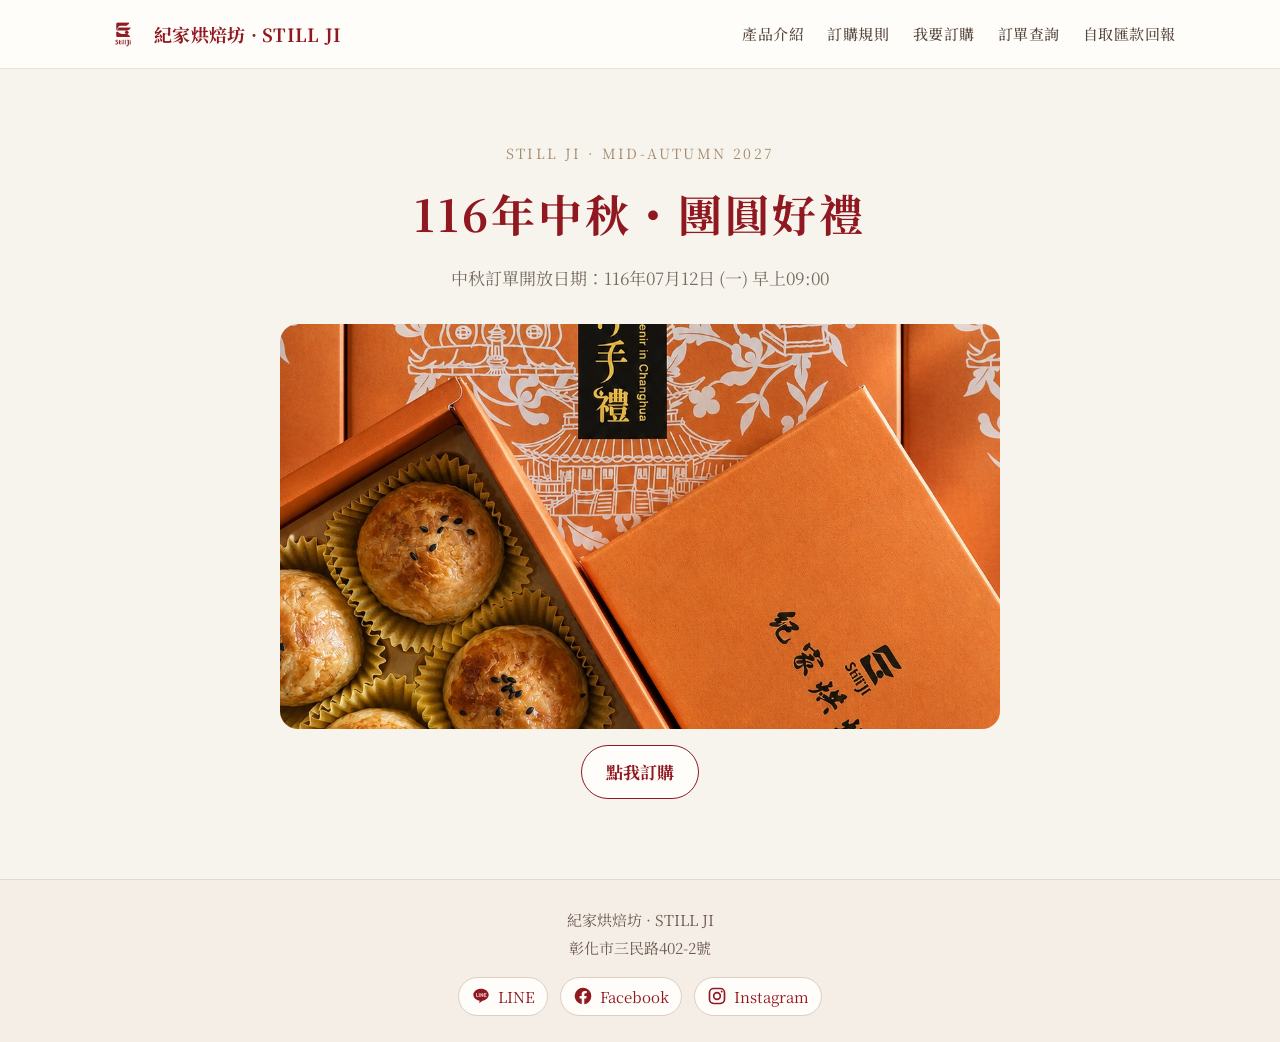
<file: index.html>
<!doctype html><html lang="zh-Hant"><head><link rel="icon" type="image/png" sizes="180x180" href="./stillji_apple_touch_icon_180.png?v=2"><link rel="apple-touch-icon" sizes="180x180" href="./stillji_apple_touch_icon_180.png?v=2"><meta charset="utf-8"><meta name="viewport" content="width=device-width,initial-scale=1"><title>116年中秋｜紀家烘焙坊</title><style>:root{--wine:#803d50;--ink:#49352b;--muted:#806d60;--line:#e8dbcf;--bg:#faf6f0}*{box-sizing:border-box}body{margin:0;min-height:100vh;display:flex;flex-direction:column;background:var(--bg);color:var(--ink);font-family:"Noto Sans TC","Microsoft JhengHei",sans-serif}a{color:inherit}header{background:#fffdf9;border-bottom:1px solid var(--line)}nav{max-width:1100px;margin:auto;display:flex;justify-content:space-between;align-items:center;gap:18px;padding:12px 20px}.brand{display:flex;align-items:center;gap:12px;text-decoration:none;font-weight:750;color:var(--wine);white-space:nowrap}.brand img{width:42px;height:42px;object-fit:contain}.links{display:flex;gap:18px;flex-wrap:wrap;font-size:14px}.links a{text-decoration:none}.links a:hover{text-decoration:underline}main{width:min(1040px,100%);margin:auto;padding:36px 20px 60px;flex:1}.hero{text-align:center;padding:35px 0 20px}.eyebrow{font-size:12px;letter-spacing:.2em;color:#a88965}h1,h2{font-family:"Noto Serif TC","Songti TC",serif;color:var(--wine)}h1{font-size:clamp(28px,5vw,44px);margin:16px 0}p{line-height:1.8}.hero p{color:var(--muted)}.hero img{width:min(100%,720px);aspect-ratio:16/9;border-radius:18px;display:block;margin:30px auto 0;object-fit:cover}.btn{display:inline-block;text-decoration:none;border:1px solid var(--wine);color:var(--wine);border-radius:999px;padding:12px 24px;font-weight:700;margin-top:16px;background:#fffdfa;cursor:pointer}.panel{background:#fffdfa;border:1px solid var(--line);border-radius:18px;padding:clamp(22px,4vw,38px);max-width:740px;margin:25px auto}.choices{display:grid;grid-template-columns:1fr 1fr;gap:16px}.choice{display:block;border:1px solid var(--line);border-radius:14px;padding:26px;text-decoration:none;background:#fff}.choice:hover{border-color:var(--wine)}.choice strong{display:block;color:var(--wine);font-size:20px;margin-bottom:9px}.muted{color:var(--muted)}.field{display:grid;grid-template-columns:1fr 135px;align-items:center;gap:12px;padding:13px 0;border-bottom:1px solid var(--line)}.field small{display:block;color:var(--muted);font-size:12px;margin-top:5px}input{padding:11px;border:1px solid #d5c8bd;border-radius:8px;font-size:16px;max-width:100%;width:100%}.total{background:#f8f0ea;border-radius:12px;padding:20px;margin-top:24px;white-space:pre-line;line-height:2}.notice{font-size:13px;color:#965142}footer{text-align:center;border-top:1px solid var(--line);padding:26px 12px;color:var(--muted);font-size:13px;line-height:2}.social{display:flex;justify-content:center;gap:10px;flex-wrap:wrap;margin-top:12px}.social a{border:1px solid var(--line);background:#fffdf9;color:var(--wine);text-decoration:none;border-radius:99px;padding:6px 14px}@media(max-width:700px){nav{flex-wrap:wrap}.links{gap:12px}.choices{grid-template-columns:1fr}.field{grid-template-columns:1fr 100px}main{padding:20px 14px 40px}}
/* Still Ji 2027 — shared literary typography across all pages */
:root{--sj-font:"Noto Serif TC","Songti TC","PMingLiU",serif;--sj-heading:var(--sj-font)}
html,body,header,nav,footer,main,section,article,aside,div,p,span,a,li,td,th,label,small,strong,b,h1,h2,h3,h4,h5,h6,summary,button,input,select,textarea,option{font-family:var(--sj-font)!important}
button,input,select,textarea{font-size:inherit}
</style><link rel="preconnect" href="https://fonts.googleapis.com"><link rel="preconnect" href="https://fonts.gstatic.com" crossorigin><link href="https://fonts.googleapis.com/css2?family=Noto+Serif+TC:wght@400;500;600;700&display=swap" rel="stylesheet"><style id="sj-unified-social-icons">
footer .social-icons{display:flex!important;align-items:center!important;justify-content:center!important;gap:12px!important;flex-wrap:wrap!important;margin:14px 0 0!important}
footer .social-icons .social-icon-link{display:inline-flex!important;align-items:center!important;justify-content:center!important;gap:7px!important;padding:8px 12px!important;margin:0!important;border:1px solid #e6dac9!important;border-radius:999px!important;background:#fffdf9!important;color:#901820!important;text-decoration:none!important;font-size:.83rem!important;line-height:1.4!important;font-weight:400!important}
footer .social-icons .social-icon-link:hover{background:#f0e5d9!important;border-color:#b79a68!important}
footer .social-icons .social-icon-link svg{display:block!important;width:20px!important;height:20px!important;flex:0 0 20px!important;fill:none}
footer .social-icons .social-icon-link svg path[fill="currentColor"],footer .social-icons .social-icon-link svg circle[fill="currentColor"]{fill:currentColor!important}
footer .social-icons .social-icon-link svg path:not([fill]),footer .social-icons .social-icon-link svg rect:not([fill]){fill:currentColor}
</style><link rel="stylesheet" href="stillji-design.css?v=20261118d"></head><body><header><nav class="sj-global-nav"><a class="brand" href="index.html"><img src="images/stillji-logo-transparent.png" alt="紀家烘焙坊標誌"><span>紀家烘焙坊 · STILL JI</span></a><div class="links"><a href="products.html">產品介紹</a><a href="rules.html">訂購規則</a><a href="order.html">我要訂購</a><a href="lookup.html">訂單查詢</a><a href="remittance.html">自取匯款回報</a></div></nav></header><main><section class="hero"><div class="eyebrow">STILL JI · MID-AUTUMN 2027</div><h1>116年中秋・團圓好禮</h1><p>中秋訂單開放日期：116年07月12日 (一) 早上09:00</p><img src="images/gift-box-detail.jpg" width="720" height="405" alt="紀家烘焙坊蛋黃酥禮盒"><a class="btn" href="order.html">點我訂購</a></section></main><footer>紀家烘焙坊 · STILL JI<br>彰化市三民路402-2號<div class="social-icons">
<a class="social-icon-link" href="https://lin.ee/ifHbhYi" target="_blank" rel="noopener"><svg viewBox="0 0 24 24" aria-hidden="true"><path d="M12 3.3c-5.1 0-9.2 3.2-9.2 7.2 0 3.6 3.2 6.5 7.6 7.1l-.6 3.1 4-3.1c4.2-.6 7.4-3.5 7.4-7.1 0-4-4.1-7.2-9.2-7.2Z" fill="currentColor"/><path d="M6.6 9v3.7h2M10 9v3.7m1.8 0V9l2.2 3.7V9m4.1 0h-2.3v3.7h2.3m-2.3-1.9h1.8" stroke="#fff" stroke-width=".75" stroke-linecap="round" stroke-linejoin="round" fill="none"/></svg><span>LINE</span></a>
<a class="social-icon-link" href="https://www.facebook.com/JiPastry" target="_blank" rel="noopener"><svg viewBox="0 0 24 24" aria-hidden="true"><path fill="currentColor" d="M22 12a10 10 0 1 0-11.56 9.88v-6.99H7.9V12h2.54V9.8c0-2.5 1.49-3.88 3.77-3.88 1.1 0 2.25.2 2.25.2v2.47H15.2c-1.24 0-1.63.77-1.63 1.56V12h2.77l-.44 2.89h-2.33v6.99A10 10 0 0 0 22 12Z"/></svg><span>Facebook</span></a>
<a class="social-icon-link" href="https://www.instagram.com/still_ji/" target="_blank" rel="noopener"><svg viewBox="0 0 24 24" aria-hidden="true"><rect x="3" y="3" width="18" height="18" rx="5" stroke="currentColor" stroke-width="2" fill="none"/><circle cx="12" cy="12" r="4" stroke="currentColor" stroke-width="2" fill="none"/><circle cx="17.6" cy="6.7" r="1.2" fill="currentColor"/></svg><span>Instagram</span></a>
</div></footer></body></html>
</file>
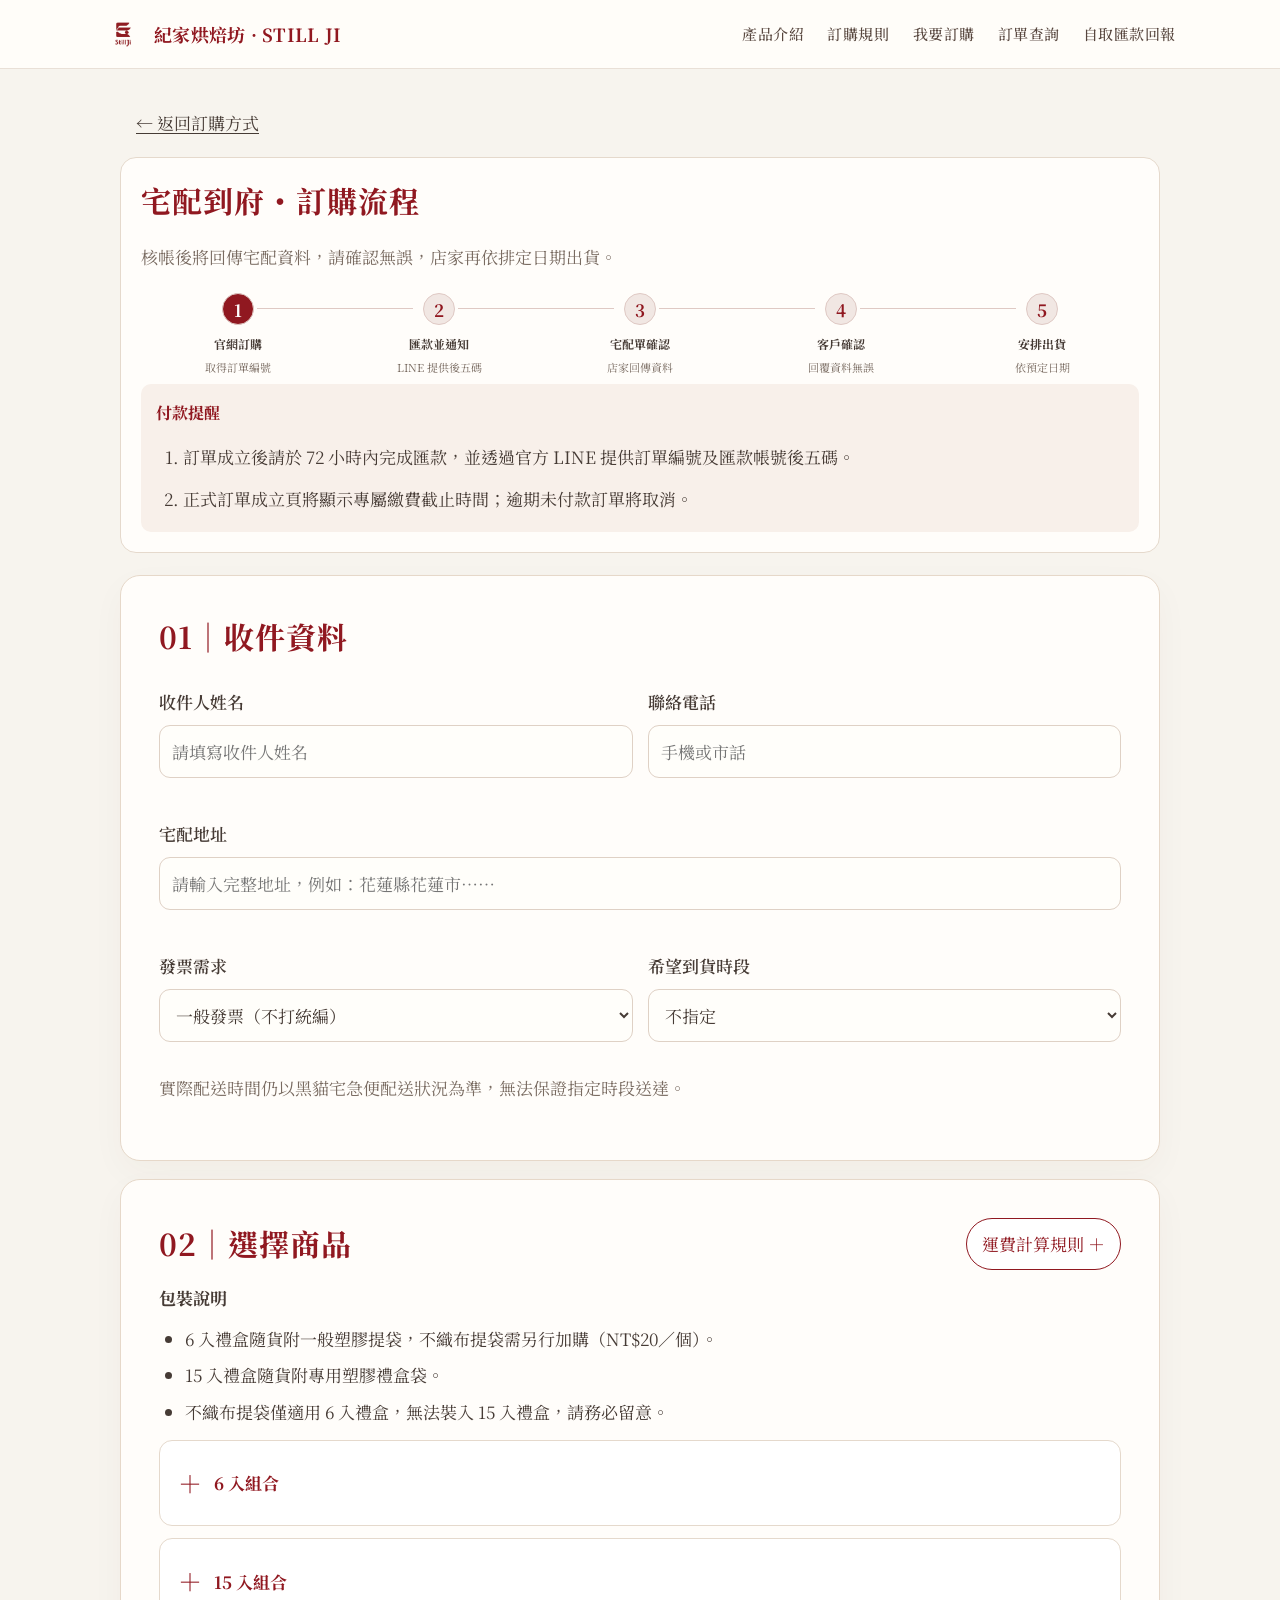
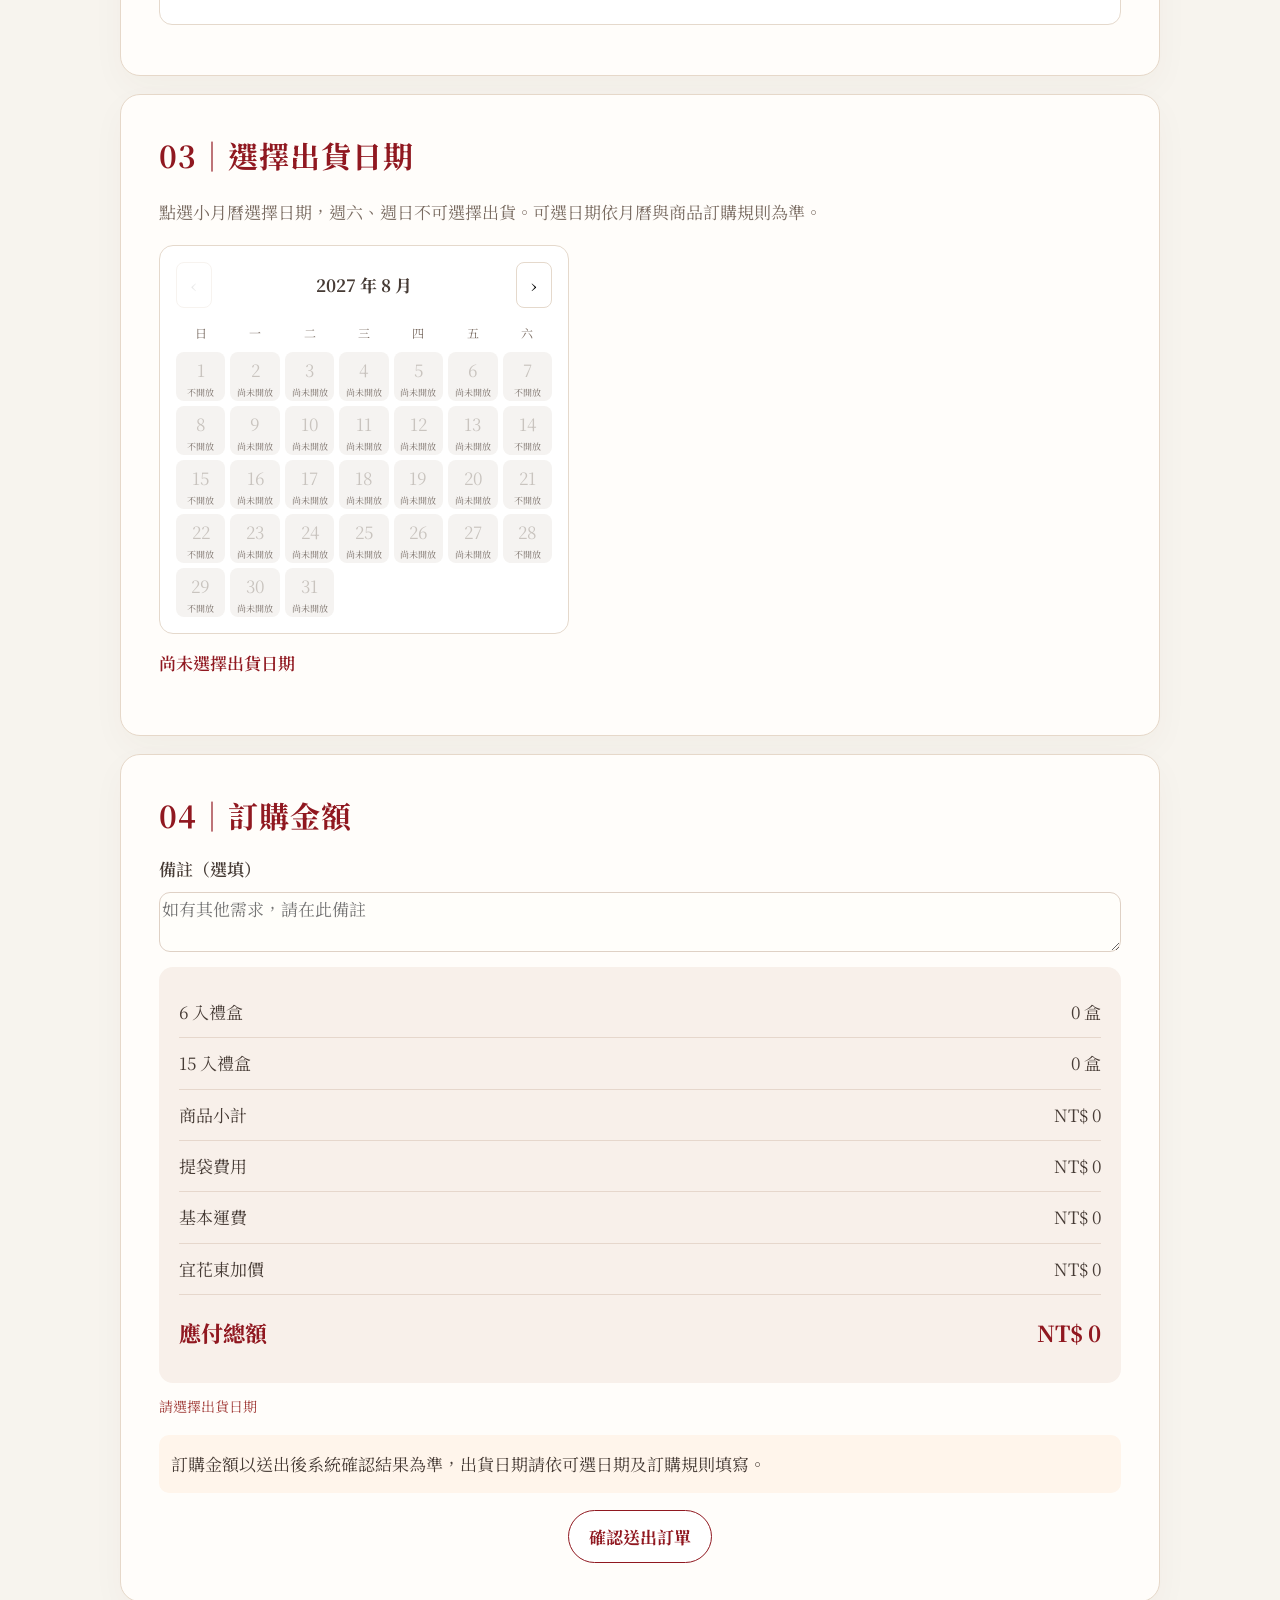
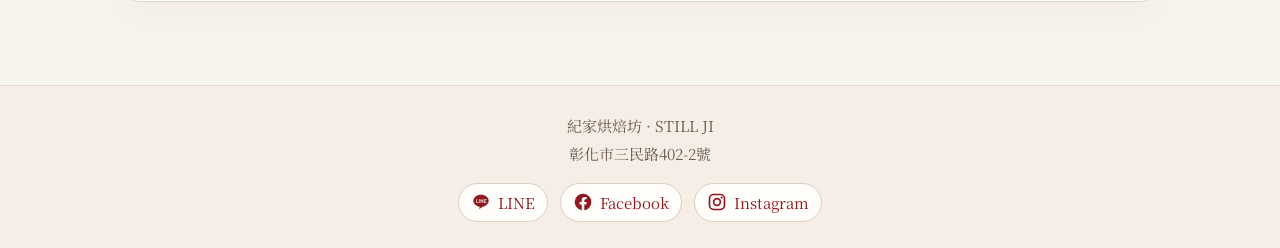
<file: delivery.html>
<!doctype html><html lang="zh-Hant"><head><link rel="icon" type="image/png" sizes="180x180" href="./stillji_apple_touch_icon_180.png?v=2"><link rel="apple-touch-icon" sizes="180x180" href="./stillji_apple_touch_icon_180.png?v=2"><meta charset="utf-8"><meta name="viewport" content="width=device-width,initial-scale=1"><title>宅配到府｜紀家烘焙坊</title><link rel="preconnect" href="https://fonts.googleapis.com"><link rel="preconnect" href="https://fonts.gstatic.com" crossorigin><link href="https://fonts.googleapis.com/css2?family=Noto+Serif+TC:wght@400;500;600;700&display=swap" rel="stylesheet"><style>
:root{--wine:#803d50;--ink:#49352b;--muted:#806d60;--line:#e8dbcf;--bg:#faf6f0}*{box-sizing:border-box}[hidden]{display:none!important}body{margin:0;background:var(--bg);color:var(--ink);font-family:"Noto Serif TC","Songti TC","PMingLiU",serif}a{color:inherit}header{background:#fffdf9;border-bottom:1px solid var(--line)}nav{max-width:1100px;margin:auto;display:flex;justify-content:space-between;align-items:center;gap:18px;padding:12px 20px}.brand{display:flex;align-items:center;gap:12px;text-decoration:none;font-weight:750;color:var(--wine);white-space:nowrap}.brand img{width:42px;height:42px;object-fit:contain}.links{display:flex;gap:18px;flex-wrap:wrap;font-size:14px}.links a{text-decoration:none}main{max-width:780px;margin:0 auto;padding:26px 16px 65px}.panel{background:#fffdfa;border:1px solid var(--line);border-radius:18px;padding:clamp(20px,4vw,36px);margin:18px 0}h1,h2,h3{color:var(--wine)}h1{font-size:clamp(30px,5vw,40px)}h2{font-size:22px;margin:0 0 14px}.muted,.help{color:var(--muted)}.help{font-size:13px;line-height:1.6}.notice{font-size:13px;color:#965142}.accordion{border:1px solid var(--line);border-radius:13px;margin:12px 0;overflow:hidden;background:white}.accordion summary{list-style:none;cursor:pointer;padding:19px 18px;font-size:20px;font-weight:700;color:var(--wine);display:flex;align-items:center;gap:12px}.accordion summary::-webkit-details-marker{display:none}.accordion summary:before{content:"＋";font-size:24px;font-weight:400}.accordion[open] summary:before{content:"－"}.accordion-body{padding:0 18px 14px}.item{display:grid;grid-template-columns:minmax(0,1fr) 90px;gap:12px;align-items:center;padding:15px 0;border-top:1px solid var(--line)}.item label{font-weight:600}.item small{display:block;font-size:12px;color:var(--muted);line-height:1.6;margin-top:5px}input,select{width:100%;padding:12px;border:1px solid #d5c8bd;border-radius:9px;background:#fff;font:inherit;color:var(--ink);min-width:0}input[type=number]{text-align:center}.form-grid{display:grid;grid-template-columns:1fr 1fr;gap:15px}.form-field{display:flex;flex-direction:column;gap:7px;margin:12px 0}.form-field label{font-weight:600}.full{grid-column:1/-1}.cal-top{display:flex;align-items:center;justify-content:space-between;gap:10px;margin-bottom:14px}.cal-top button{border:1px solid var(--line);background:white;border-radius:8px;padding:8px 14px;font-size:18px;cursor:pointer}.cal-top button:disabled{opacity:.3;cursor:not-allowed}.calendar{border:1px solid var(--line);border-radius:14px;padding:16px;max-width:410px;background:white}.weekdays,.days{display:grid;grid-template-columns:repeat(7,1fr);gap:5px;text-align:center}.weekdays{font-size:12px;color:var(--muted);margin-bottom:8px}.day{border:0;background:transparent;border-radius:8px;min-height:42px;font:inherit;color:var(--ink);cursor:pointer}.day:hover:not(:disabled){background:#f7e8e9}.day:disabled{background:#f5f3f1;color:#c9c4bf;cursor:not-allowed}.day.selected{background:var(--wine);color:white}.day.blank{visibility:hidden}.chosen{margin:12px 0 0;font-weight:600;color:var(--wine)}.totals{background:#f8f0ea;border-radius:14px;padding:20px;margin-top:15px}.sumrow{display:flex;justify-content:space-between;gap:15px;padding:9px 0;border-bottom:1px solid #e6d7cc}.sumrow span:last-child{text-align:right;font-variant-numeric:tabular-nums}.sumrow.grand{font-size:22px;font-weight:750;color:var(--wine);border-bottom:0;margin-top:8px}.error{color:#a13c39;line-height:1.7;font-size:14px;margin-top:12px}.info{background:#fff5eb;border-radius:10px;padding:12px;font-size:13px;line-height:1.7}.btn{border:1px solid var(--wine);border-radius:99px;padding:12px 20px;color:var(--wine);background:white;font-weight:700}.btn:disabled{opacity:.5}footer{text-align:center;border-top:1px solid var(--line);padding:26px 12px;color:var(--muted);font-size:13px;line-height:2}.social{display:flex;justify-content:center;gap:10px;flex-wrap:wrap;margin-top:12px}.social a{border:1px solid var(--line);background:#fffdf9;color:var(--wine);text-decoration:none;border-radius:99px;padding:6px 14px}@media(max-width:650px){nav{flex-wrap:wrap}.links{gap:12px}.form-grid{grid-template-columns:1fr}.item{grid-template-columns:minmax(0,1fr) 82px}.calendar{max-width:100%}}

/* Still Ji 2027 — shared literary typography across all pages */
:root{--sj-font:"Noto Serif TC","Songti TC","PMingLiU",serif;--sj-heading:var(--sj-font)}
html,body,header,nav,footer,main,section,article,aside,div,p,span,a,li,td,th,label,small,strong,b,h1,h2,h3,h4,h5,h6,summary,button,input,select,textarea,option{font-family:var(--sj-font)!important}
button,input,select,textarea{font-size:inherit}

/* 2027 ordering guide / front-end-only progress */
.flow-guide{margin:16px 0 22px;padding:20px;border:1px solid var(--line);background:#fffdfa;border-radius:16px}.flow-guide h2{font-size:21px;margin:0 0 8px;color:var(--wine)}.flow-guide p{font-size:13px;color:var(--muted);line-height:1.8}.flow-steps{display:grid;grid-template-columns:repeat(var(--flow-count,4),minmax(0,1fr));gap:7px;margin:20px 0 8px}.flow-step{text-align:center;position:relative;min-width:0}.flow-step .dot{width:32px;height:32px;display:grid;place-items:center;margin:0 auto 9px;border-radius:50%;background:#f1e7e3;border:1px solid #dfc9c4;color:var(--wine);font-weight:700}.flow-step:first-child .dot{background:var(--wine);color:#fff}.flow-step:not(:last-child):after{content:"";position:absolute;left:calc(50% + 19px);top:15px;width:calc(100% - 38px);height:1px;background:#dfc9c4}.flow-step strong{display:block;font-size:12px;color:var(--ink);line-height:1.6}.flow-step small{display:block;color:var(--muted);font-size:11px;line-height:1.6;margin-top:5px}.flow-alert{background:#f8f0ea;padding:13px 15px;border-radius:10px;font-size:13px;line-height:1.9}.flow-alert strong{color:var(--wine)}.rule-section{margin:22px 0}.rule-section h2{font-size:22px;margin:0 0 12px}.rule-section h3{font-size:16px;color:var(--wine);margin:17px 0 5px}.rule-section p{margin:4px 0 12px;line-height:1.9}.rule-section ul{line-height:2;padding-left:23px}@media(max-width:540px){.flow-guide{padding:15px}.flow-steps{gap:3px}.flow-step .dot{width:27px;height:27px}.flow-step:not(:last-child):after{left:calc(50% + 16px);top:13px;width:calc(100% - 32px)}.flow-step strong{font-size:11px}.flow-step small{font-size:10px}}
.product-heading{display:flex;align-items:center;justify-content:space-between;gap:12px;flex-wrap:wrap;margin-bottom:12px}.product-heading h2{margin:0}.shipping-help-button{border:1px solid var(--wine);color:var(--wine);background:#fff;border-radius:999px;padding:9px 15px;font:inherit;font-size:13px;cursor:pointer}.shipping-help{background:#f8f0ea;border:1px solid var(--line);border-radius:12px;padding:16px 18px;margin-bottom:17px;font-size:13px;line-height:1.9}.shipping-help strong{color:var(--wine)}.shipping-help ul{margin:8px 0 0;padding-left:22px}.shipping-help li{margin:5px 0}.payment-title{display:block;font-size:16px;color:var(--wine);margin-bottom:8px}.payment-list{margin:0;padding-left:1.6em}.payment-list li{padding:4px 0;line-height:1.9}.social a{display:inline-flex;align-items:center;gap:7px}.social-icon{width:17px;height:17px;display:inline-block;vertical-align:middle;flex:none}.social-icon svg{width:100%;height:100%;display:block;fill:currentColor}
/* S-14｜月曆三態，不顯示剩餘數量 */
.day .sj27-day-status{display:block;font-size:9px;line-height:1.5;white-space:nowrap;font-weight:500}.day.sj27-open .sj27-day-status{color:#52775a}.day.sj27-near .sj27-day-status{color:#9a6a35}.day.sj27-full .sj27-day-status{color:#9c5c5c}.day.sj27-unavailable .sj27-day-status{color:#8b827c}.day.sj27-full{opacity:.55}.day{min-height:49px}
</style><style id="sj-unified-social-icons">
footer .social-icons{display:flex!important;align-items:center!important;justify-content:center!important;gap:12px!important;flex-wrap:wrap!important;margin:14px 0 0!important}
footer .social-icons .social-icon-link{display:inline-flex!important;align-items:center!important;justify-content:center!important;gap:7px!important;padding:8px 12px!important;margin:0!important;border:1px solid #e6dac9!important;border-radius:999px!important;background:#fffdf9!important;color:#901820!important;text-decoration:none!important;font-size:.83rem!important;line-height:1.4!important;font-weight:400!important}
footer .social-icons .social-icon-link:hover{background:#f0e5d9!important;border-color:#b79a68!important}
footer .social-icons .social-icon-link svg{display:block!important;width:20px!important;height:20px!important;flex:0 0 20px!important;fill:none}
footer .social-icons .social-icon-link svg path[fill="currentColor"],footer .social-icons .social-icon-link svg circle[fill="currentColor"]{fill:currentColor!important}
footer .social-icons .social-icon-link svg path:not([fill]),footer .social-icons .social-icon-link svg rect:not([fill]){fill:currentColor}
</style><style id="sj27-review-style">dialog.sj27-review{border:1px solid #dfc8b7;border-radius:18px;max-width:610px;width:calc(100% - 28px);max-height:88vh;overflow:auto;background:#fffdfa;color:#49352b;padding:25px;box-shadow:0 20px 70px #3a2b2540;font-family:"Noto Serif TC",serif}dialog.sj27-review::backdrop{background:#2c1d1a88}.sj27-review h2{color:#803d50}.sj27-review .review-row{display:flex;justify-content:space-between;gap:14px;padding:10px 0;border-bottom:1px solid #eaded4}.sj27-review .review-row strong{color:#803d50;min-width:110px}.sj27-review .review-row span{text-align:right;white-space:pre-wrap;overflow-wrap:anywhere}.sj27-review .review-actions{display:flex;flex-wrap:wrap;gap:10px;margin-top:22px}.sj27-review .review-actions button{border:1px solid #803d50;border-radius:999px;padding:10px 18px;font:600 14px "Noto Serif TC",serif;cursor:pointer;background:#803d50;color:white}.sj27-review .review-actions button:first-child{background:#fffdfa;color:#803d50}@media(max-width:480px){.sj27-review .review-row{display:block}.sj27-review .review-row span{display:block;text-align:left}}</style><link rel="stylesheet" href="stillji-design.css?v=20261118d"><style id="sj-centered-page-heading">.panel>.eyebrow,.panel>h1,.panel>p.muted{text-align:center}.panel>h1{margin-left:auto;margin-right:auto}.panel>p.muted{margin-left:auto;margin-right:auto}</style><style id="sj-delivery-hover-preview">
.sj-choice-item{grid-template-columns:minmax(0,1fr) 90px;gap:12px}
.sj-delivery-product{display:flex;align-items:center;gap:12px;min-width:0}
.sj-delivery-product input[type="checkbox"]{width:19px;height:19px;flex:none;accent-color:#803d50;cursor:pointer}
.sj-delivery-product .sj-choice-label{display:block;min-width:0;cursor:pointer;font-weight:600}
.sj-choice-label small{display:block;font-size:16px;font-weight:700;color:#87374d;line-height:1.7}
.sj-delivery-preview-trigger{width:40px;height:40px;display:grid;place-items:center;border:1px solid #eadbd0;border-radius:9px;background:#fbf6f1;color:#803d50;cursor:pointer;font-size:19px}
.sj-delivery-preview-trigger:hover,.sj-delivery-preview-trigger:focus-visible{border-color:#803d50;background:#f5e9e2}
.sj-delivery-preview{margin:14px 0 6px;padding:16px;border:1px solid #eadbd0;border-radius:15px;background:#fbf7f2;max-width:430px}
.sj-delivery-preview[hidden]{display:none}
.sj-delivery-preview img{display:block;width:100%;max-height:330px;aspect-ratio:4/3;object-fit:contain;border-radius:11px;background:#f5eee8}
.sj-delivery-preview strong{display:block;color:#803d50;margin-top:10px}
.sj-delivery-preview p{font-size:13px;color:#735b50;margin:4px 0 0}
@media(max-width:650px){.sj-choice-item{grid-template-columns:minmax(0,1fr) 82px;gap:8px}.sj-delivery-product{gap:8px}.sj-delivery-preview-trigger{width:35px;height:35px}.sj-choice-label small{font-size:14px}}
</style><style>.shipping-packaging-note ul{margin:8px 0 0;padding-left:1.5em;line-height:1.9}.shipping-packaging-note li{margin:3px 0}</style><style id="sj27-order-heading-polish">main > section.panel:first-child > h1{font-family:"Noto Serif TC","Songti TC","PMingLiU",serif;font-weight:600;letter-spacing:.09em;line-height:1.4;margin-top:22px;margin-bottom:20px}main > section.panel:first-child > p.notice{font-size:15px;line-height:1.9}</style><style>.order-back-link{max-width:1040px;margin:12px auto 18px;padding:0 16px}.order-back-link a{display:inline-block;color:inherit;text-decoration:underline;text-underline-offset:3px}</style></head><body><header><nav class="sj-global-nav"><a class="brand" href="index.html"><img src="images/stillji-logo-transparent.png" alt="紀家烘焙坊標誌"><span>紀家烘焙坊 · STILL JI</span></a><div class="links"><a href="products.html">產品介紹</a><a href="rules.html">訂購規則</a><a href="order.html">我要訂購</a><a href="lookup.html">訂單查詢</a><a href="remittance.html">自取匯款回報</a></div></nav></header><main><div class="order-back-link"><a href="order.html">← 返回訂購方式</a></div>
<section class="flow-guide" aria-label="宅配到府訂購流程"><h2>宅配到府・訂購流程</h2><p>核帳後將回傳宅配資料，請確認無誤，店家再依排定日期出貨。</p><div class="flow-steps" style="--flow-count:5"><div class="flow-step"><span class="dot">1</span><strong>官網訂購</strong><small>取得訂單編號</small></div><div class="flow-step"><span class="dot">2</span><strong>匯款並通知</strong><small>LINE 提供後五碼</small></div><div class="flow-step"><span class="dot">3</span><strong>宅配單確認</strong><small>店家回傳資料</small></div><div class="flow-step"><span class="dot">4</span><strong>客戶確認</strong><small>回覆資料無誤</small></div><div class="flow-step"><span class="dot">5</span><strong>安排出貨</strong><small>依預定日期</small></div></div><div class="flow-alert"><strong class="payment-title">付款提醒</strong><ol class="payment-list"><li>訂單成立後請於 72 小時內完成匯款，並透過官方 LINE 提供訂單編號及匯款帳號後五碼。</li><li>正式訂單成立頁將顯示專屬繳費截止時間；逾期未付款訂單將取消。</li></ol></div></section><section class="panel"><h2>01｜收件資料</h2><div class="form-grid">
<div class="form-field"><label for="receiver">收件人姓名</label><input id="receiver" autocomplete="name" placeholder="請填寫收件人姓名"></div>
<div class="form-field"><label for="phone">聯絡電話</label><input id="phone" maxlength="30" inputmode="tel" autocomplete="tel" placeholder="手機或市話"></div>
<div class="form-field full"><label for="address">宅配地址</label><input id="address" autocomplete="street-address" placeholder="請輸入完整地址，例如：花蓮縣花蓮市……"></div>
<div class="form-field"><label for="invoice">發票需求</label><select id="invoice"><option value="normal">一般發票（不打統編）</option><option value="business">需要開立統一編號</option></select></div>
<div class="form-field" id="taxField" hidden><label for="taxId">統一編號</label><input id="taxId" inputmode="numeric" maxlength="8" placeholder="8 位數統編"></div>
<div class="form-field"><label for="arrival">希望到貨時段</label><select id="arrival"><option value="any">不指定</option><option value="before13">13 點前</option><option value="14to18">14–18 點</option></select></div>
</div><p class="help">實際配送時間仍以黑貓宅急便配送狀況為準，無法保證指定時段送達。</p></section>
<section class="panel"><div class="product-heading"><h2>02｜選擇商品</h2><button type="button" class="shipping-help-button" id="shippingHelpButton" aria-expanded="false" aria-controls="shippingHelp">運費計算規則 ＋</button></div><div class="shipping-help" id="shippingHelp" hidden><strong>宅配運費說明</strong><ul><li>6 入 × 4 盒組：每組基本運費 NT$150。</li><li>6 入 × 10 盒組：每組基本運費 NT$170。</li><li>6 入 × 15 盒組：每組基本運費 NT$170；同組不織布提袋達 5 個時，該組運費 NT$210。多組提袋由系統平均分配。</li><li>15 入禮盒：每箱最多 10 盒，每箱基本運費 NT$210；宅配至少訂購 4 盒。</li><li>因黑貓宅急便將宜蘭、花蓮及臺東列為偏遠配送地區，寄送至上述地區每箱須額外加收 NT$10，系統將依實際配送箱數自動計算。</li><li>不同固定組合的基本運費分別計算，實際應付金額請以頁面下方試算為準。</li></ul></div>
<div class="shipping-packaging-note"><strong>包裝說明</strong><ul><li>6 入禮盒隨貨附一般塑膠提袋，不織布提袋需另行加購（NT$20／個）。</li><li>15 入禮盒隨貨附專用塑膠禮盒袋。</li><li>不織布提袋僅適用 6 入禮盒，無法裝入 15 入禮盒，請務必留意。</li></ul></div><details class="accordion"><summary>6 入組合</summary><div class="accordion-body">
<div class="item sj-choice-item"><div class="sj-delivery-product"><input type="checkbox" id="check-four" aria-controls="four"><button type="button" class="sj-delivery-preview-trigger" data-product="six" aria-label="查看6 入禮盒照片" aria-controls="sjDeliveryPreview" aria-expanded="false">▧</button><label class="sj-choice-label" for="check-four"><span>6 入 × 4 盒組<small>NT$1,350／組（含基本運費）<br>最晚出貨日：08/31（二）</small></span></label></div><input id="four" type="number" min="1" step="1" value="0" disabled aria-label="6 入組合數量"></div>
<div class="item sj-choice-item"><div class="sj-delivery-product"><input type="checkbox" id="check-ten" aria-controls="ten"><button type="button" class="sj-delivery-preview-trigger" data-product="six" aria-label="查看6 入禮盒照片" aria-controls="sjDeliveryPreview" aria-expanded="false">▧</button><label class="sj-choice-label" for="check-ten"><span>6 入 × 10 盒組<small>NT$3,170／組（含基本運費）<br>最晚出貨日：09/10（五）</small></span></label></div><input id="ten" type="number" min="1" step="1" value="0" disabled aria-label="6 入組合數量"></div>
<div class="item sj-choice-item"><div class="sj-delivery-product"><input type="checkbox" id="check-fifteenGroup" aria-controls="fifteenGroup"><button type="button" class="sj-delivery-preview-trigger" data-product="six" aria-label="查看6 入禮盒照片" aria-controls="sjDeliveryPreview" aria-expanded="false">▧</button><label class="sj-choice-label" for="check-fifteenGroup"><span>6 入 × 15 盒組<small>NT$4,670 起／組（含基本運費）<br>最晚出貨日：09/10（五）</small></span></label></div><input id="fifteenGroup" type="number" min="1" step="1" value="0" disabled aria-label="6 入組合數量"></div>
<div class="item sj-choice-item"><div class="sj-delivery-product"><input type="checkbox" id="check-bags" aria-controls="bags"><button type="button" class="sj-delivery-preview-trigger" data-product="bag" aria-label="查看橘色不織布提袋照片" aria-controls="sjDeliveryPreview" aria-expanded="false">▧</button><label class="sj-choice-label" for="check-bags"><span>不織布提袋<small>NT$20／個，適用 6 入禮盒；依宅配組合規則加購並自動平均分配</small></span></label></div><input id="bags" type="number" min="1" step="1" value="0" disabled aria-label="不織布提袋數量"></div>
</div></details>
<details class="accordion"><summary>15 入組合</summary><div class="accordion-body"><div class="item sj-choice-item"><div class="sj-delivery-product"><input type="checkbox" id="check-fifteenBoxes" aria-controls="fifteenBoxes"><button type="button" class="sj-delivery-preview-trigger" data-product="fifteen" aria-label="查看15 入禮盒照片" aria-controls="sjDeliveryPreview" aria-expanded="false">▧</button><label class="sj-choice-label" for="check-fifteenBoxes"><span>15 入禮盒<small>NT$750／盒，宅配至少 4 盒<br>每箱最多 10 盒，基本運費每箱 NT$210<br>最晚出貨日：09/10（五）</small></span></label></div><input id="fifteenBoxes" type="number" min="4" step="1" value="0" disabled aria-label="15 入禮盒數量"></div></div></details>
<div id="sjDeliveryPreview" class="sj-delivery-preview" hidden aria-live="polite"><img id="sjDeliveryPreviewImage" alt=""><strong id="sjDeliveryPreviewName"></strong><p id="sjDeliveryPreviewDesc"></p></div>
</section>
<section class="panel"><h2>03｜選擇出貨日期</h2><p class="help">點選小月曆選擇日期，週六、週日不可選擇出貨。可選日期依月曆與商品訂購規則為準。</p><div class="calendar"><div class="cal-top"><button type="button" id="prevMonth" aria-label="上個月">‹</button><strong id="monthTitle"></strong><button type="button" id="nextMonth" aria-label="下個月">›</button></div><div class="weekdays"><span>日</span><span>一</span><span>二</span><span>三</span><span>四</span><span>五</span><span>六</span></div><div class="days" id="calendarDays"></div></div><p class="chosen" id="chosenDate">尚未選擇出貨日期</p><p class="help" id="arrivalEstimate" aria-live="polite"></p></section>
<section class="panel"><h2>04｜訂購金額</h2><div class="form-field"><label for="friendCode">備註（選填）</label><textarea id="friendCode" rows="2" maxlength="250" placeholder="如有其他需求，請在此備註"></textarea></div><div id="friendOptions" class="info" hidden><strong id="friendIdentity">員工親友訂單</strong><p>是否使用優惠價格？</p><select id="friendDiscount"><option value="no">否，維持一般售價</option><option value="yes">是，使用員工優惠</option></select><p>付款方式：銀行匯款（宅配固定）</p><p>收款銀行</p><select id="friendBank" aria-label="選擇匯款銀行"><option value="十信">十信</option><option value="台灣企銀">台灣企銀</option><option value="五信">五信</option></select><div id="friendRemitFields"><p>匯款日期（選填，已匯款再填）</p><input id="friendRemitDate" type="date"><p>匯款帳號後五碼（選填）</p><input id="friendRemitLast5" type="text" inputmode="numeric" maxlength="5" pattern="[0-9]{5}" placeholder="請輸入5位數字"><small>尚未匯款可留空；填寫後仍需由店家核帳。</small></div><p>員工親友訂單無72小時付款期限，仍需完成付款。</p></div><div class="totals" id="totals" aria-live="polite"></div><div class="error" id="warnings" role="status"></div><p class="info">訂購金額以送出後系統確認結果為準，出貨日期請依可選日期及訂購規則填寫。</p><button type="button" class="btn" disabled>正式送出訂單（尚未開放）</button></section>
<dialog id="sj27Review" class="sj27-review" aria-labelledby="sj27ReviewTitle"><h2 id="sj27ReviewTitle">請再次確認訂單資訊</h2><p>確認無誤後，才會正式送出訂單。</p><div id="sj27ReviewDetails"></div><div class="review-actions"><button type="button" id="sj27ReviewBack">返回修改</button><button type="button" id="sj27ReviewConfirm">確認資料並送出</button></div></dialog><section id="sj27InlineResult" class="panel" hidden aria-label="訂單送出結果" style="max-width:820px;margin:0 auto"><p id="sj27InlineProgress" class="notice" role="status">訂單處理中，請勿重複送出；請等待下方結果顯示。</p><iframe id="sj27ResultFrame" name="sj27ResultFrame" title="訂單成立結果" style="display:block;width:100%;height:980px;border:0;border-radius:14px;background:#f6eee6" loading="eager"></iframe><p class="notice">若顯示失敗訊息，請先查詢訂單是否成立，避免重複送單。</p><button type="button" class="btn" id="sj27ResultBack" style="margin-top:8px">返回訂購表單</button></section></main><footer>紀家烘焙坊 · STILL JI<br>彰化市三民路402-2號<div class="social-icons">
<a class="social-icon-link" href="https://lin.ee/ifHbhYi" target="_blank" rel="noopener"><svg viewBox="0 0 24 24" aria-hidden="true"><path d="M12 3.3c-5.1 0-9.2 3.2-9.2 7.2 0 3.6 3.2 6.5 7.6 7.1l-.6 3.1 4-3.1c4.2-.6 7.4-3.5 7.4-7.1 0-4-4.1-7.2-9.2-7.2Z" fill="currentColor"/><path d="M6.6 9v3.7h2M10 9v3.7m1.8 0V9l2.2 3.7V9m4.1 0h-2.3v3.7h2.3m-2.3-1.9h1.8" stroke="#fff" stroke-width=".75" stroke-linecap="round" stroke-linejoin="round" fill="none"/></svg><span>LINE</span></a>
<a class="social-icon-link" href="https://www.facebook.com/JiPastry" target="_blank" rel="noopener"><svg viewBox="0 0 24 24" aria-hidden="true"><path fill="currentColor" d="M22 12a10 10 0 1 0-11.56 9.88v-6.99H7.9V12h2.54V9.8c0-2.5 1.49-3.88 3.77-3.88 1.1 0 2.25.2 2.25.2v2.47H15.2c-1.24 0-1.63.77-1.63 1.56V12h2.77l-.44 2.89h-2.33v6.99A10 10 0 0 0 22 12Z"/></svg><span>Facebook</span></a>
<a class="social-icon-link" href="https://www.instagram.com/still_ji/" target="_blank" rel="noopener"><svg viewBox="0 0 24 24" aria-hidden="true"><rect x="3" y="3" width="18" height="18" rx="5" stroke="currentColor" stroke-width="2" fill="none"/><circle cx="12" cy="12" r="4" stroke="currentColor" stroke-width="2" fill="none"/><circle cx="17.6" cy="6.7" r="1.2" fill="currentColor"/></svg><span>Instagram</span></a>
</div></footer><script src="pricing-2027.js?v=20271115-9"></script><script>
const ids=["four","ten","fifteenGroup","bags","fifteenBoxes"];const $=id=>document.getElementById(id);
let month=8,selected="";
let mixedCutoffNoticeShown=false;
function notifyMixedCutoff(){const mixed=Number($("four").value)>0&&Number($("fifteenGroup").value)>0;if(mixed&&!mixedCutoffNoticeShown){mixedCutoffNoticeShown=true;alert("出貨日期提醒：6 入 4 盒組最晚於 08/31（二）出貨。\n若您希望 6 入 15 盒組安排於 09/10（五）前出貨，請將 15 盒組另外新增一筆訂單。\n若維持同筆訂單，最晚出貨日仍為 08/31（二）。");}if(!mixed)mixedCutoffNoticeShown=false;}
function latestDeliveryDate(){return Number($("four").value)>0?"2027-08-31":"2027-09-10";}
const money=n=>"NT$ "+n.toLocaleString("zh-TW");
const SJ27_FRIEND_CODES={'0000':'亭霏','0057':'亭緯','0071':'慈儀','5858':'吳董','0001':'玟萱','0002':'同哲'};
function friendInfo(){const code=$('friendCode').value.trim();return Object.prototype.hasOwnProperty.call(SJ27_FRIEND_CODES,code)?{code,name:SJ27_FRIEND_CODES[code]}:null;}
function friendDiscountAmount(y){return friendInfo()&&$('friendDiscount').value==='yes' ? y.sixBoxes*15+y.fifteenBoxes*30 : 0;}
function input(){const x={};ids.forEach(k=>x[k]=$(k).value);x.address=$("address").value;return x;}
/* S-14｜狀態資料須由 TEST 後端提供；未串接時不假裝有即時庫存。 */
const SJ27_CALENDAR_STATUS_URL = "https://script.google.com/macros/s/AKfycbwN1GzL1EKhaK0A1zkX_lZVYmcQXSYxG4ztDrxkeFJPPosYQgzIxf0DWiRARvzUJnZi6Q/exec"; // 2027 TEST 唯讀月曆 API
window.sj27ReceiveCapacity = function(payload){
  if(!sj27SetCalendarStatuses(payload)){
    console.warn("月曆狀態資料驗證失敗，維持關閉選取");
  }
};
function sj27LoadCapacity(){
  if(!/^https:\/\/script\.google\.com\/macros\/s\/[A-Za-z0-9_-]+\/exec$/.test(SJ27_CALENDAR_STATUS_URL))return;
  const script=document.createElement("script");
  script.src=SJ27_CALENDAR_STATUS_URL+"?action=capacity-status-2027";
  script.async=true;
  script.onerror=()=>console.warn("月曆狀態讀取失敗，維持關閉選取");
  document.head.append(script);
}
document.addEventListener("DOMContentLoaded",sj27LoadCapacity);
let sj27CalendarStatuses = null;
function sj27CalendarState(date){
  if(!sj27CalendarStatuses)return "尚未開放";
  return sj27CalendarStatuses[date] || "尚未開放";
}
function sj27SetCalendarStatuses(payload){
  if(!payload || typeof payload!=="object" || Array.isArray(payload))return false;
  const dates=Object.keys(payload);
  if(dates.length!==46 || dates.some(d=>!/^2027-(08|09)-\d{2}$/.test(d) || d>"2027-09-15" || !["可訂購","即將額滿","已額滿"].includes(payload[d])))return false;
  sj27CalendarStatuses=Object.freeze({...payload});
  if(selected && sj27CalendarState(selected)==="已額滿"){selected="";}
  calendar();calc();return true;
}
function calendar(){
  if(selected&&selected>latestDeliveryDate())selected="";
  const grid=$("calendarDays");grid.textContent="";
  $("monthTitle").textContent="2027 年 "+month+" 月";
  $("prevMonth").disabled=month===8;$("nextMonth").disabled=month===9;
  const first=new Date(Date.UTC(2027,month-1,1)).getUTCDay(),max=month===8?31:30;
  for(let i=0;i<first;i++){const blank=document.createElement("span");blank.className="day blank";grid.append(blank);}
  for(let day=1;day<=max;day++){
    const date="2027-"+String(month).padStart(2,"0")+"-"+String(day).padStart(2,"0");
    const weekday=new Date(date+"T00:00:00Z").getUTCDay();
    const weekend=weekday===0||weekday===6;
    const outside=date<"2027-08-01"||date>latestDeliveryDate();
    const capacityStatus=sj27CalendarState(date);
    // 訂購規則優先於產能狀態：不能選的日期不得顯示「可訂購」。
    const status=outside?"尚未開放":weekend?"不開放":capacityStatus;
    const disabled=outside||weekend||capacityStatus==="已額滿"||capacityStatus==="尚未開放";
    const button=document.createElement("button");button.type="button";
    button.className="day"+(date===selected?" selected":"");
    button.textContent=day;
    const label=document.createElement("small");label.className="sj27-day-status";label.textContent=status;button.append(label);
    button.classList.add(status==="已額滿"?"sj27-full":status==="即將額滿"?"sj27-near":status==="可訂購"?"sj27-open":"sj27-unavailable");
    button.disabled=disabled;
    button.setAttribute("aria-label",date+" "+status+(disabled?" 不可選":""));
    button.addEventListener("click",()=>{selected=date;calendar();calc();});
    grid.append(button);
  }
}
function row(label,value,extra){const d=document.createElement("div");d.className="sumrow"+(extra?" grand":"");const a=document.createElement("span"),b=document.createElement("span");a.textContent=label;b.textContent=value;d.append(a,b);$("totals").append(d);}
function calc(){const x=input(),friend=friendInfo();$('friendOptions').hidden=!friend;if(friend)$('friendIdentity').textContent='員工親友：'+friend.name;$("totals").textContent="";const errors=[];try{const y=StillJi2027.calculate(x);const pieces=StillJi2027.piecesForOrder(x);row("6 入禮盒",y.sixBoxes+" 盒");row("15 入禮盒",y.fifteenBoxes+" 盒");row("商品小計",money(y.goods));row("提袋費用",money(y.bagAmount));row("基本運費",money(y.shipping));row("宜花東加價",money(y.remoteSurcharge));row("應付總額",money(y.total-friendDiscountAmount(y)),true);if(pieces>4800)errors.push("本筆訂單超過每日 4,800 顆產能上限");if(!selected)errors.push("請選擇出貨日期");else if(selected>latestDeliveryDate())errors.push("所選商品最晚出貨日為 "+latestDeliveryDate().replace(/-/g,"/")+"，請重新選擇日期");}catch(e){errors.push(e.message);}
$("chosenDate").textContent=selected?"已選擇出貨日："+selected.replace(/-/g,"/"):"尚未選擇出貨日期";if(selected){const start=new Date(selected+"T00:00:00Z");const format=d=>(d.getUTCMonth()+1)+"/"+d.getUTCDate();const first=new Date(start.getTime()+86400000),last=new Date(start.getTime()+172800000);$("arrivalEstimate").textContent="預計到貨日期："+format(first)+"～"+format(last)+"（出貨後約 1～2 天，實際依物流配送為準）";}else $("arrivalEstimate").textContent="";$("warnings").textContent=errors.join("；");}
$("prevMonth").addEventListener("click",()=>{month=8;calendar();});$("nextMonth").addEventListener("click",()=>{month=9;calendar();});
ids.forEach(k=>{const field=$(k),check=$("check-"+k);check.addEventListener("change",()=>{field.disabled=!check.checked;field.value=check.checked?(k==="fifteenBoxes"?"4":"1"):"0";calendar();calc();notifyMixedCutoff();});field.addEventListener("input",()=>{calendar();calc();notifyMixedCutoff();});});$("address").addEventListener("input",calc);$('friendCode').addEventListener('input',calc);$('friendDiscount').addEventListener('change',calc);$('friendBank').addEventListener('change',calc);
$("invoice").addEventListener("change",()=>{$("taxField").hidden=$("invoice").value!=="business";});
$("shippingHelpButton").addEventListener("click",()=>{const open=$("shippingHelp").hidden;$("shippingHelp").hidden=!open;$("shippingHelpButton").setAttribute("aria-expanded",String(open));$("shippingHelpButton").textContent=open?"收合運費規則 −":"運費計算規則 ＋";});calendar();calc();

/* 主管展示版：公開 TEST 收單須完成 GAS 部署、安全驗收後，才可設定 endpoint。 */
const SJ27_ORDER_ENDPOINT='https://script.google.com/macros/s/AKfycbwN1GzL1EKhaK0A1zkX_lZVYmcQXSYxG4ztDrxkeFJPPosYQgzIxf0DWiRARvzUJnZi6Q/exec';
let sj27RequestId='';
let sj27OrderSubmitting=false;
let sj27LastOrderSucceeded=false;
let sj27LastOrderFailed=false;
const sj27ResultPanel=document.getElementById('sj27InlineResult');
const sj27ResultFrame=document.getElementById('sj27ResultFrame');
const sj27Main=document.querySelector('main');
const sj27OrderSections=[...sj27Main.children].filter(el=>el!==sj27ResultPanel);
document.getElementById('sj27ResultBack').addEventListener('click',()=>{
  const shouldReset=sj27LastOrderSucceeded || (!sj27LastOrderFailed && window.confirm('若下方已顯示「訂單成立成功」，按「確定」會清空資料，方便建立下一筆訂單。\n若訂單尚未成功或不確定，按「取消」可保留資料。'));
  if(shouldReset){
    ['receiver','phone','address','taxId','friendCode'].forEach(id=>{const el=$(id);if(el)el.value='';});$('friendDiscount').value='no';$('friendBank').value='十信';$('friendRemitDate').value='';$('friendRemitLast5').value='';
    ids.forEach(id=>{const el=$(id),check=$('check-'+id);if(check)check.checked=false;if(el){el.value='0';el.disabled=true;}});
    $('invoice').value='normal';$('arrival').value='any';$('taxField').hidden=true;
    selected='';month=8;sj27RequestId='';sj27OrderSubmitting=false;
    sj27LastOrderSucceeded=false;
    sj27LastOrderFailed=false;
    try{sessionStorage.removeItem(sj27SubmissionKey)}catch(e){}
    const sendBtn=$('sj27Send'),confirmBtn=$('sj27ReviewConfirm'),sendMsg=$('sj27SendMsg');
    if(sendBtn){sendBtn.disabled=false;sendBtn.textContent='確認送出訂單';}
    if(confirmBtn){confirmBtn.disabled=false;confirmBtn.textContent='確認資料並送出';}
    if(sendMsg){sendMsg.textContent='';sendMsg.hidden=true;}
    $('sj27InlineProgress').textContent='訂單處理中，請勿重複送出；請等待下方結果顯示。';
    calendar();calc();
  }
  sj27ResultPanel.hidden=true;
  sj27OrderSections.forEach(el=>el.hidden=false);
  window.scrollTo({top:0,behavior:'smooth'});
});
window.addEventListener('message',event=>{
  if(event.source!==sj27ResultFrame.contentWindow)return;
  if(!/^https:\/\/(?:script\.google\.com|script\.googleusercontent\.com)$/.test(event.origin))return;
  const d=event.data;
  if(!d||d.channel!=='sj27-order-result')return;
  document.getElementById('sj27InlineProgress').textContent=d.ok?'訂單處理完成，請保存下方訂單資訊。':'訂單未完成，請查看下方原因。';
  sj27LastOrderSucceeded=d.ok===true;
  sj27LastOrderFailed=d.ok===false;
  if(!d.ok){sj27OrderSubmitting=false;try{sessionStorage.removeItem(sj27SubmissionKey)}catch(e){}}
});

const sj27SubmissionKey='sj27-order-submit-delivery';
function sj27OrderGuard(x){
  const signature=JSON.stringify(x);
  try{
    const saved=JSON.parse(sessionStorage.getItem(sj27SubmissionKey)||'null');
    if(saved&&saved.signature===signature&&Date.now()-saved.time<120000)return false;
  }catch(e){}
  if(sj27OrderSubmitting)return false;
  sj27OrderSubmitting=true;
  try{sessionStorage.setItem(sj27SubmissionKey,JSON.stringify({signature,time:Date.now()}));}catch(e){}
  return true;
}

function SJ27_REVIEW_ROWS(x){const n=k=>Number(x[k]||0),y=StillJi2027.calculate({four:x.four,ten:x.ten,fifteenGroup:x.group,fifteenBoxes:x.fifteen,bags:x.bags,address:x.address});return [['收件人姓名',x.name],['收件人電話',x.phone],['宅配地址',x.address],['出貨日期',x.date],['發票需求',x.invoice==='business'?'統編 '+x.taxId:'一般發票'],['到貨時段',x.arrival==='before13'?'13點前':x.arrival==='14to18'?'14–18點':'不指定'],['訂單內容',[n('four')?'6入4盒組 × '+n('four')+'組':'',n('ten')?'6入10盒組 × '+n('ten')+'組':'',n('group')?'6入15盒組 × '+n('group')+'組':'',n('fifteen')?'15入 × '+n('fifteen')+'盒':'',n('bags')?'提袋 × '+n('bags')+'個':''].filter(Boolean).join('、')],['員工親友',friendInfo()?friendInfo().name+'／'+($('friendDiscount').value==='yes'?'優惠價':'一般價')+'／銀行匯款（'+$('friendBank').value+'）':'一般訂單'],['訂單總金額','NT$ '+(y.total-friendDiscountAmount(y)).toLocaleString('zh-TW')]]}
function sj27ValidContactPhone(value){const phone=String(value||'').replace(/[\s()－-]/g,'');return /^(09\d{8}|0[2-8]\d{7,8}(?:#\d{1,6})?)$/.test(phone)}
function sj27DemoSubmit(){const msg=$('sj27SendMsg');if(!SJ27_ORDER_ENDPOINT){msg.textContent='訂單服務暫時無法使用';return}const x=SJ27_COLLECT();if(!x.name.trim()||!x.phone.trim()||!x.date||!x.address.trim()){msg.textContent='請完整填寫訂購資料';return}if(!sj27ValidContactPhone(x.phone)){msg.hidden=false;msg.textContent='聯絡電話格式不正確：手機請輸入09開頭的10碼；市話請填區碼，分機可用 #123。';$('phone').focus();return;}if(friendInfo()&&((x.friendRemitLast5&&!/^\d{5}$/.test(x.friendRemitLast5))||(x.friendRemitDate&&x.friendRemitDate>new Date().toLocaleDateString('en-CA')))){msg.textContent='匯款後五碼須為5位數字，匯款日期不可晚於今天';return;}if($('warnings')?.textContent.trim()){msg.textContent='請先修正訂購資料：'+$('warnings').textContent;return}if(x.invoice==='business'&&!/^\d{8}$/.test(x.taxId.trim())){msg.textContent='請輸入8碼統一編號';return}const pieces=StillJi2027.piecesForOrder({four:x.four,ten:x.ten,fifteenGroup:x.group,fifteenBoxes:x.fifteen,bags:x.bags,address:x.address});if(pieces>1800&&!window.confirm('大量訂購確認\n\n本筆訂單共 '+pieces.toLocaleString('zh-TW')+' 顆（超過30盤）。\n\n為避免數量輸入錯誤，請再次確認訂購內容。大宗訂單請於下單完成後，透過官方 LINE 與我們聯繫，以利確認製作及配送安排。\n\n按「確定」繼續下單，或按「取消」返回修改。'))return;const details=$('sj27ReviewDetails');details.textContent='';try{SJ27_REVIEW_ROWS(x).filter(([label])=>label!=='員工親友'||!!friendInfo()).forEach(([label,value])=>{const div=document.createElement('div'),a=document.createElement('strong'),b=document.createElement('span');div.className='review-row';a.textContent=label;b.textContent=String(value||'—');div.append(a,b);details.append(div)})}catch(e){msg.textContent='無法計算訂單金額，請檢查資料';return}$('sj27Review').showModal()}

const SJ27_COLLECT=()=>({name:$('receiver').value,phone:$('phone').value,address:$('address').value,date:selected,four:$('four').value,ten:$('ten').value,group:$('fifteenGroup').value,fifteen:$('fifteenBoxes').value,bags:$('bags').value,invoice:$('invoice').value,taxId:$('taxId').value,arrival:$('arrival').value,notes:$('friendCode').value,friendDiscount:friendInfo() ? $('friendDiscount').value:'',friendPayment:friendInfo()?'銀行匯款':'',friendBank:friendInfo() ? $('friendBank').value:'',friendRemitDate:friendInfo() ? $('friendRemitDate').value:'',friendRemitLast5:friendInfo() ? $('friendRemitLast5').value.trim():''});
(function(){const b=document.querySelector('button.btn[disabled]');if(!b)return;b.disabled=false;b.id='sj27Send';b.textContent='確認送出訂單';b.style.display='block';b.style.marginLeft='auto';b.style.marginRight='auto';b.addEventListener('click',sj27DemoSubmit);const p=document.createElement('p');p.id='sj27SendMsg';p.className='notice';p.textContent='';p.hidden=true;b.after(p);})();


$('sj27ReviewBack').addEventListener('click',()=>$('sj27Review').close());
$('sj27ReviewConfirm').addEventListener('click',()=>{const x=SJ27_COLLECT();const msg=$('sj27SendMsg');if($('warnings')?.textContent.trim()){msg.textContent='請先修正訂單資料';$('sj27Review').close();return}const btn=$('sj27ReviewConfirm');if(!sj27OrderGuard(x)){msg.textContent='這筆訂單剛剛已送出，請先查看訂單結果或使用訂單查詢，避免重複下單。';$('sj27Review').close();return;}btn.disabled=true;btn.textContent='訂單處理中，請勿重複送出';$('sj27Send').disabled=true;if(!sj27RequestId)sj27RequestId='W'+Date.now().toString(36)+Math.random().toString(36).slice(2,16);const form=document.createElement('form');form.method='POST';form.action=SJ27_ORDER_ENDPOINT;form.target='sj27ResultFrame';form.style.display='none';const params={...x,kind:'delivery',website:'stillji2027',action:'create-order',requestId:sj27RequestId};for(const [key,value] of Object.entries(params)){const el=document.createElement('input');el.type='hidden';el.name=key;el.value=String(value);form.append(el)}document.body.append(form);if(window.sj27InlineStart(form,params))form.submit();form.remove();$('sj27Review').close();window.scrollTo({top:0,behavior:'smooth'});msg.textContent='正在開啟訂單成立結果，請勿重複送出。';});
</script><script id="sj-delivery-preview-script">
(function(){
const panel=document.getElementById("sjDeliveryPreview"),img=document.getElementById("sjDeliveryPreviewImage"),name=document.getElementById("sjDeliveryPreviewName"),desc=document.getElementById("sjDeliveryPreviewDesc");
const items={six:{name:"6 入蛋黃酥禮盒",desc:"每盒 6 顆，隨貨附一般塑膠背心袋；不織布提袋需另外加購。",src:"images/six-box.webp"},fifteen:{name:"15 入蛋黃酥禮盒",desc:"每盒 15 顆，隨貨附 15 入專用塑膠禮盒袋。",src:"images/fifteen-box.webp"},bag:{name:"橘色不織布提袋",desc:"NT$20／個，適用於 6 入禮盒，不適用於 15 入禮盒。",src:"images/nonwoven-bag.webp"}};
const buttons=[...document.querySelectorAll(".sj-delivery-preview-trigger")];let selected=null;
function show(id){const data=items[id];if(!data)return;selected=id;img.src=data.src;img.alt=data.name;name.textContent=data.name;desc.textContent=data.desc;panel.hidden=false;buttons.forEach(b=>b.setAttribute("aria-expanded",String(b.dataset.product===id)));}
function hide(){selected=null;panel.hidden=true;buttons.forEach(b=>b.setAttribute("aria-expanded","false"));}
buttons.forEach(b=>{const id=b.dataset.product,row=b.closest(".item");row.addEventListener("mouseenter",()=>{if(window.matchMedia("(hover:hover) and (pointer:fine)").matches)show(id);});b.addEventListener("focus",()=>show(id));b.addEventListener("click",()=>{if(selected===id)hide();else show(id);});});
})();
</script><script>
(function(){
let active=null,timer;
const panel=()=>document.getElementById('sj27InlineResult');
const progress=()=>document.getElementById('sj27InlineProgress');
function link(label,href){const a=document.createElement('a');a.textContent=label;a.href=href;a.className='btn';a.style.margin='8px';return a;}
window.sj27InlineStart=function(form,params){
 if(active)return false;
 active={id:params.requestId,kind:params.kind,batch:params.action==='create-batch'};
 const input=document.createElement('input');input.type='hidden';input.name='responseMode';input.value='inline-v1';form.append(input);
 form.target='sj27ResultFrame';
 document.getElementById('sj27ResultFrame').style.display='none';
 document.getElementById('sj27ResultBack').hidden=true;
 [...document.querySelector('main').children].forEach(el=>el.hidden=el!==panel());
 progress().textContent='訂單處理中，請勿關閉頁面或重複送出。';
 timer=setTimeout(()=>{progress().textContent='尚未取得訂單結果，請先查詢訂單或聯繫客服，勿重複送出。';},90000);
 return true;
};
window.addEventListener('message',function(e){
 if(!active||!/^https:\/\/(?:script\.google\.com|script\.googleusercontent\.com|[a-z0-9-]+-script\.googleusercontent\.com)$/.test(e.origin))return;
 const m=e.data;if(!m||m.type!=='SJ27_ORDER_RESULT_V1'||m.requestId!==active.id)return;
 const r=m.result||{};clearTimeout(timer);
 if(r.ok!==true){
 progress().textContent=r.message||'未取得成功結果';
 const actions=document.createElement('div');actions.append(link('查詢訂單','lookup.html'),link('聯繫客服','https://lin.ee/ifHbhYi'));
 if(r.retryable===true){
 const back=document.createElement('button');back.type='button';back.className='btn';back.textContent='返回表單（保留資料）';
 back.onclick=()=>{actions.remove();active=null;sj27OrderSubmitting=false;try{sessionStorage.removeItem(sj27SubmissionKey)}catch(e){}
 for(const id of ['sj27Send','sj27ReviewConfirm','sj27BatchSubmit']){const el=document.getElementById(id);if(el)el.disabled=false;}
 const msg=document.getElementById('sj27SendMsg');if(msg)msg.textContent='本次尚未建單，請確認資料後重新送出。';
 [...document.querySelector('main').children].forEach(el=>el.hidden=el===panel());window.scrollTo(0,0);};actions.append(back);
 }else{progress().textContent+=' 請先查詢或聯繫客服，勿重複送出。';}
 panel().append(actions);return;
 }
 const ids=active.batch?r.orderIds:[r.id];
 if(!Array.isArray(ids)||!ids.length||ids.some(x=>typeof x!=='string'||!x)||!Number.isFinite(r.total)||!r.deadline||(active.batch&&!r.batchId)){progress().textContent='訂單結果不完整，請聯繫客服確認，勿重複送出。';return;}
 const main=document.querySelector('main');
 [...main.children].filter(el=>el!==panel()).forEach(el=>el.remove());
 const box=document.createElement('div');box.style.cssText='max-width:680px;margin:auto;padding:12px 0 24px;text-align:center';
 const h=document.createElement('h2');h.textContent='✓ '+(active.batch?'多日期':active.kind==='pickup'?'自取':'宅配')+'訂單已成立';h.style.cssText='color:#8e2935;margin:12px 0';box.append(h);
 const intro=document.createElement('p');intro.textContent='感謝您的訂購，請妥善保存以下訂單資訊。';box.append(intro);
 function section(title,bg){const el=document.createElement('section');el.style.cssText='background:'+bg+';border:1px solid #e5d9ca;border-radius:14px;padding:clamp(14px,4vw,26px);margin:20px 0;text-align:left';const t=document.createElement('h3');t.textContent=title;t.style.cssText='color:#79394a;margin:0 0 16px';el.append(t);box.append(el);return el;}
 function field(host,label,value,large){const row=document.createElement('div');row.style.cssText='display:flex;flex-wrap:wrap;justify-content:space-between;align-items:center;gap:8px;padding:10px 0;border-bottom:1px solid #e5d9ca';const a=document.createElement('span');a.textContent=label;a.style.color='#78685d';const b=document.createElement('strong');b.textContent=value;b.style.cssText='overflow-wrap:anywhere;'+(large?'font-size:1.5rem;color:#8e2935':'');row.append(a,b);host.append(row);return row;}
 function copyButton(label,value){const b=document.createElement('button');b.type='button';b.className='btn';b.textContent=label;b.style.marginTop='14px';b.onclick=async()=>{try{await navigator.clipboard.writeText(value);b.textContent='已複製';}catch{b.textContent='請手動複製';}};return b;}
 const info=section('訂單資訊','#fffdf9');
 const lines=[...(active.batch?['批次編號：'+r.batchId]:[]),'訂單編號：'+ids.join('、'),'應付金額：NT$ '+r.total.toLocaleString('zh-TW'),'付款期限：'+r.deadline];
 if(active.batch)field(info,'批次編號',r.batchId);
 field(info,'訂單編號',ids.join('、'));field(info,'應付金額','NT$ '+r.total.toLocaleString('zh-TW'),true);field(info,'付款期限',r.deadline);info.append(copyButton('複製訂單資訊',lines.join('\n')));
 const bank=section('銀行匯款資訊','#f5eee4');
 field(bank,'銀行名稱及分行','台灣企銀 彰化分行');field(bank,'代碼','050');field(bank,'帳號','54012162300',true);bank.append(copyButton('複製帳號','54012162300'));field(bank,'戶名','紀家烘焙坊吳亭緯');
 const hint=document.createElement('p');hint.textContent='請於期限內完成匯款，並透過官方 LINE 提供訂單資訊及匯款後五碼。';box.append(hint,link('聯繫官方 LINE','https://lin.ee/ifHbhYi'),link('查詢訂單','lookup.html'),link('重新訂購',location.pathname));
 panel().replaceChildren(box);active=null;window.scrollTo(0,0);
});
})();
</script></body></html>
</file>
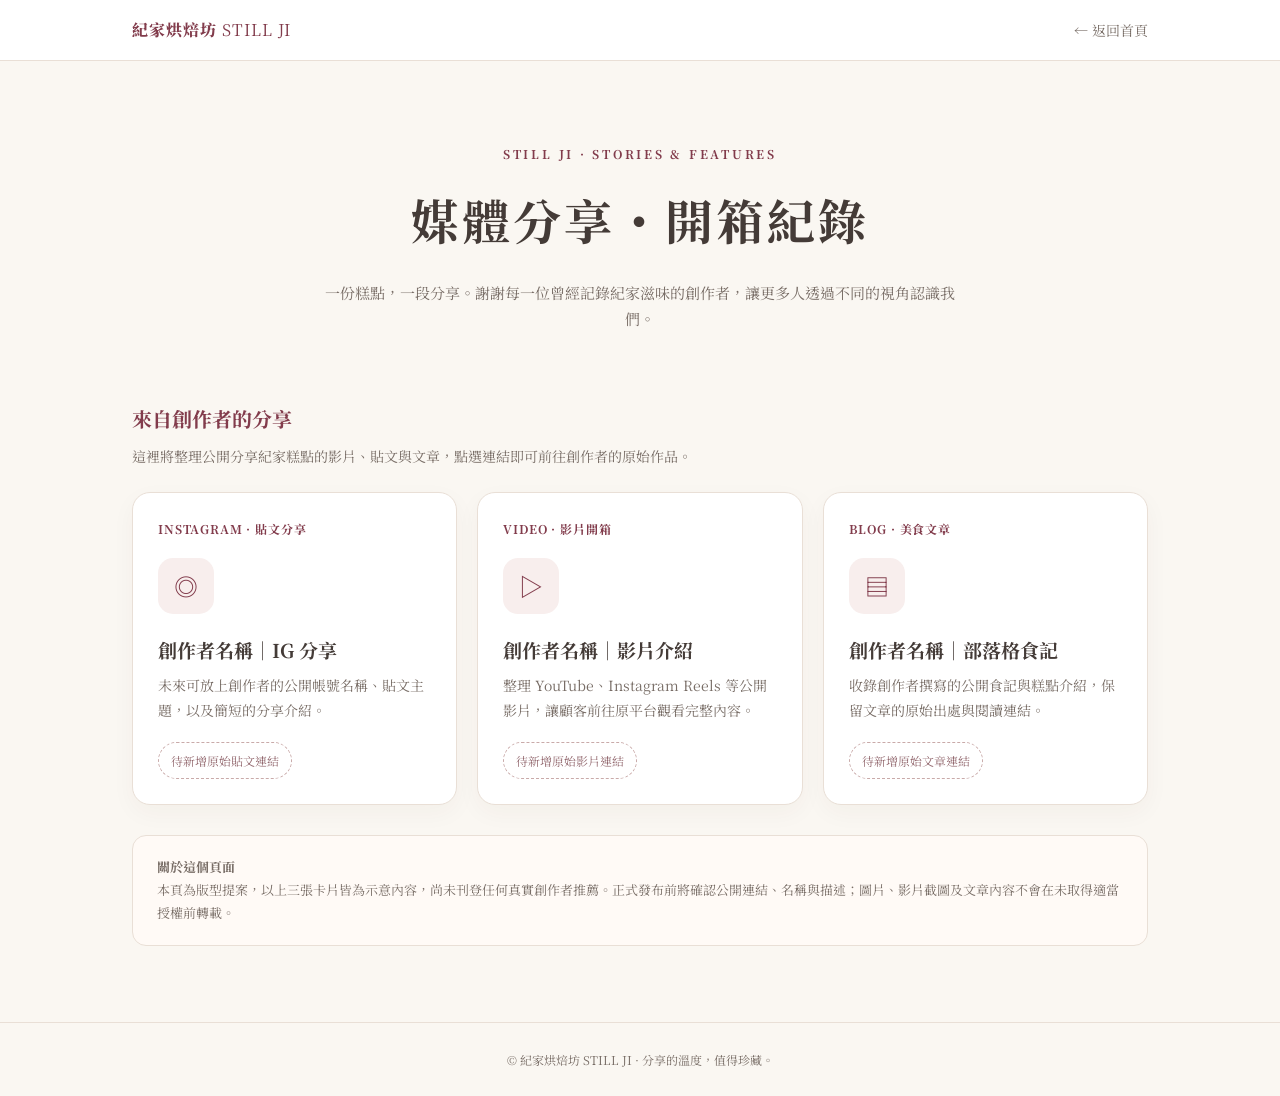
<file: features.html>
<!doctype html>
<html lang="zh-Hant"><head><link rel="icon" type="image/png" sizes="180x180" href="./stillji_apple_touch_icon_180.png?v=2"><link rel="apple-touch-icon" sizes="180x180" href="./stillji_apple_touch_icon_180.png?v=2"><meta charset="utf-8"><meta name="viewport" content="width=device-width,initial-scale=1">
<title>媒體分享與開箱紀錄｜紀家烘焙坊 STILL JI</title>
<style>
:root{--wine:#823c4c;--ink:#443b37;--muted:#786d66;--line:#e9dfd6;--cream:#faf7f2}*{box-sizing:border-box}body{margin:0;background:var(--cream);color:var(--ink);font-family:"Noto Sans TC","Microsoft JhengHei",sans-serif;line-height:1.75}a{color:inherit}header{background:#fff;border-bottom:1px solid var(--line)}.nav{max-width:1060px;margin:auto;padding:16px 22px;display:flex;justify-content:space-between;align-items:center;gap:15px}.brand{text-decoration:none;color:var(--wine);font-weight:800;letter-spacing:.06em}.back{font-size:14px;color:var(--muted);text-decoration:none}.hero{max-width:800px;margin:0 auto;text-align:center;padding:82px 20px 48px}.eyebrow{font-size:12px;letter-spacing:.23em;color:var(--wine);font-weight:700}.hero h1{font-family:serif;font-size:clamp(31px,5vw,48px);letter-spacing:.06em;margin:14px 0 18px}.hero p{font-size:15px;color:var(--muted);margin:0 auto;max-width:630px}.section{max-width:1060px;margin:auto;padding:20px 22px 76px}.section-title{font-size:20px;color:var(--wine);margin:0 0 8px}.intro{font-size:14px;color:var(--muted);margin:0 0 24px}.grid{display:grid;grid-template-columns:repeat(3,minmax(0,1fr));gap:20px}.card{background:#fff;border:1px solid var(--line);border-radius:18px;padding:25px;display:flex;flex-direction:column;min-height:305px;box-shadow:0 8px 24px #4c30250a}.tag{font-size:12px;color:var(--wine);font-weight:700;letter-spacing:.07em}.symbol{width:56px;height:56px;border-radius:15px;background:#f8eeed;color:var(--wine);display:flex;align-items:center;justify-content:center;font-size:24px;margin:19px 0}.card h3{font-size:19px;margin:0 0 7px}.card p{color:var(--muted);font-size:14px;margin:0 0 20px;flex:1}.placeholder{display:inline-block;border:1px dashed #c9aaa9;border-radius:999px;padding:7px 12px;color:#946a70;font-size:12px;align-self:flex-start}.notice{margin-top:30px;padding:20px 24px;border:1px solid var(--line);border-radius:14px;background:#fffaf6;color:var(--muted);font-size:13px}footer{text-align:center;border-top:1px solid var(--line);padding:26px 15px;font-size:12px;color:var(--muted)}@media(max-width:760px){.grid{grid-template-columns:1fr}.hero{padding-top:58px}.card{min-height:240px}} 

/* Still Ji 2027 — shared literary typography across all pages */
:root{--sj-font:"Noto Serif TC","Songti TC","PMingLiU",serif;--sj-heading:var(--sj-font)}
html,body,header,nav,footer,main,section,article,aside,div,p,span,a,li,td,th,label,small,strong,b,h1,h2,h3,h4,h5,h6,summary,button,input,select,textarea,option{font-family:var(--sj-font)!important}
button,input,select,textarea{font-size:inherit}
</style><link rel="preconnect" href="https://fonts.googleapis.com"><link rel="preconnect" href="https://fonts.gstatic.com" crossorigin><link href="https://fonts.googleapis.com/css2?family=Noto+Serif+TC:wght@400;500;600;700&display=swap" rel="stylesheet"></head><body>
<header><nav class="nav"><a class="brand" href="index.html">紀家烘焙坊 <span style="font-weight:400">STILL JI</span></a><a class="back" href="index.html">← 返回首頁</a></nav></header>
<main><section class="hero"><div class="eyebrow">STILL JI · STORIES & FEATURES</div><h1>媒體分享・開箱紀錄</h1><p>一份糕點，一段分享。謝謝每一位曾經記錄紀家滋味的創作者，讓更多人透過不同的視角認識我們。</p></section>
<section class="section"><h2 class="section-title">來自創作者的分享</h2><p class="intro">這裡將整理公開分享紀家糕點的影片、貼文與文章，點選連結即可前往創作者的原始作品。</p>
<div class="grid">
<article class="card"><span class="tag">INSTAGRAM · 貼文分享</span><div class="symbol" aria-hidden="true">◎</div><h3>創作者名稱｜IG 分享</h3><p>未來可放上創作者的公開帳號名稱、貼文主題，以及簡短的分享介紹。</p><span class="placeholder">待新增原始貼文連結</span></article>
<article class="card"><span class="tag">VIDEO · 影片開箱</span><div class="symbol" aria-hidden="true">▷</div><h3>創作者名稱｜影片介紹</h3><p>整理 YouTube、Instagram Reels 等公開影片，讓顧客前往原平台觀看完整內容。</p><span class="placeholder">待新增原始影片連結</span></article>
<article class="card"><span class="tag">BLOG · 美食文章</span><div class="symbol" aria-hidden="true">▤</div><h3>創作者名稱｜部落格食記</h3><p>收錄創作者撰寫的公開食記與糕點介紹，保留文章的原始出處與閱讀連結。</p><span class="placeholder">待新增原始文章連結</span></article>
</div><div class="notice"><strong>關於這個頁面</strong><br>本頁為版型提案，以上三張卡片皆為示意內容，尚未刊登任何真實創作者推薦。正式發布前將確認公開連結、名稱與描述；圖片、影片截圖及文章內容不會在未取得適當授權前轉載。</div></section></main>
<footer>© 紀家烘焙坊 STILL JI · 分享的溫度，值得珍藏。</footer></body></html>
</file>
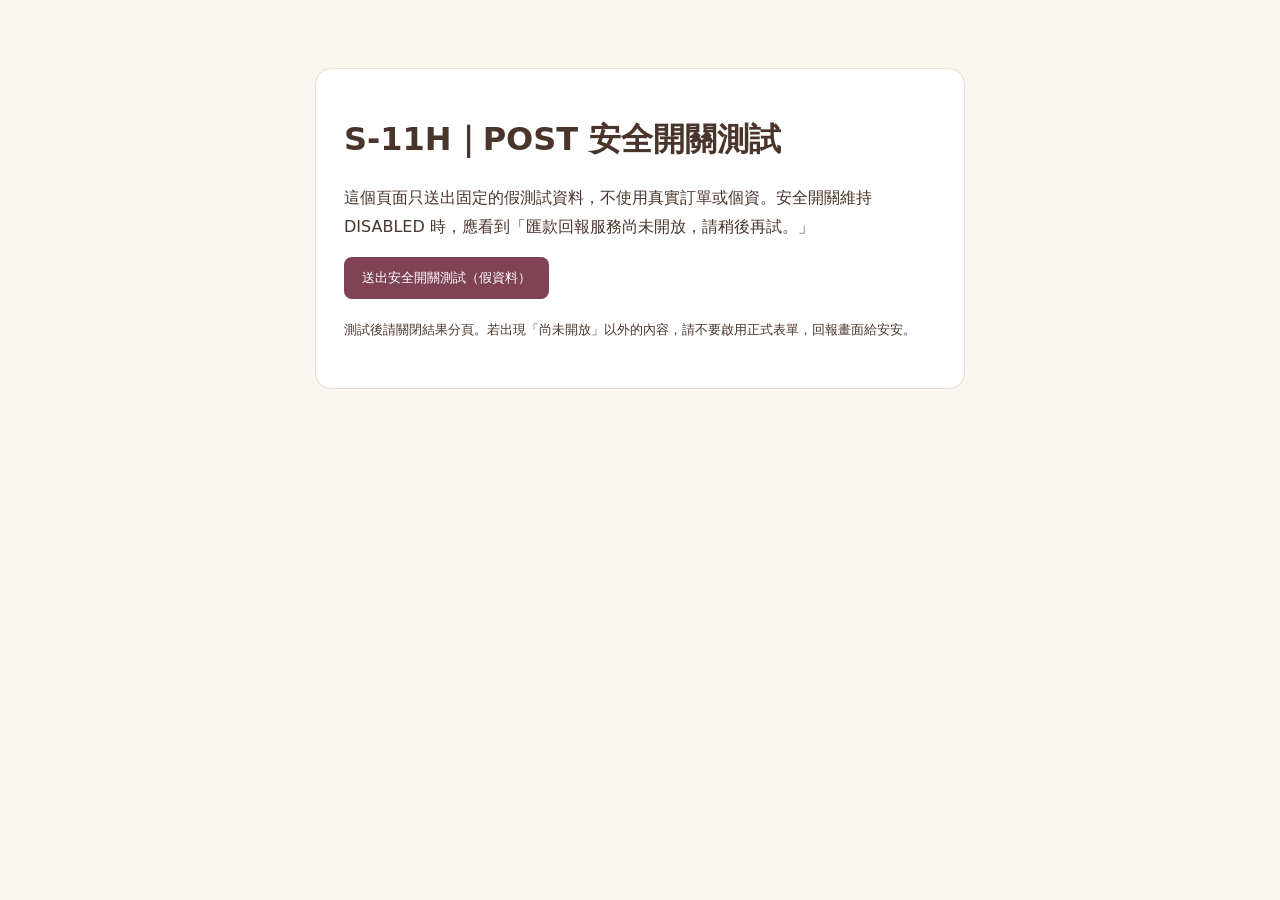
<file: gate-test.html>
<!doctype html><html lang="zh-Hant"><head><meta charset="utf-8"><meta name="viewport" content="width=device-width,initial-scale=1"><title>S-11H POST 安全開關測試</title><style>body{font-family:system-ui,sans-serif;background:#faf6f0;color:#49352b;max-width:650px;margin:48px auto;padding:20px}main{background:white;padding:28px;border-radius:16px;border:1px solid #e8dbcf}button{background:#804355;color:white;border:0;border-radius:8px;padding:12px 18px;cursor:pointer}p{line-height:1.8}</style></head><body><main><h1>S-11H｜POST 安全開關測試</h1><p>這個頁面只送出固定的假測試資料，不使用真實訂單或個資。安全開關維持 DISABLED 時，應看到「匯款回報服務尚未開放，請稍後再試。」</p><form action="https://script.google.com/macros/s/AKfycbwN1GzL1EKhaK0A1zkX_lZVYmcQXSYxG4ztDrxkeFJPPosYQgzIxf0DWiRARvzUJnZi6Q/exec" method="POST" target="_blank"><input type="hidden" name="action" value="pickup-remittance"><input type="hidden" name="website" value="stillji2027"><input type="hidden" name="orderId" value="SJ27-000000-00000000"><input type="hidden" name="phone" value="0900000000"><input type="hidden" name="last5" value="00000"><button type="submit">送出安全開關測試（假資料）</button></form><p><small>測試後請關閉結果分頁。若出現「尚未開放」以外的內容，請不要啟用正式表單，回報畫面給安安。</small></p></main></body></html>
</file>
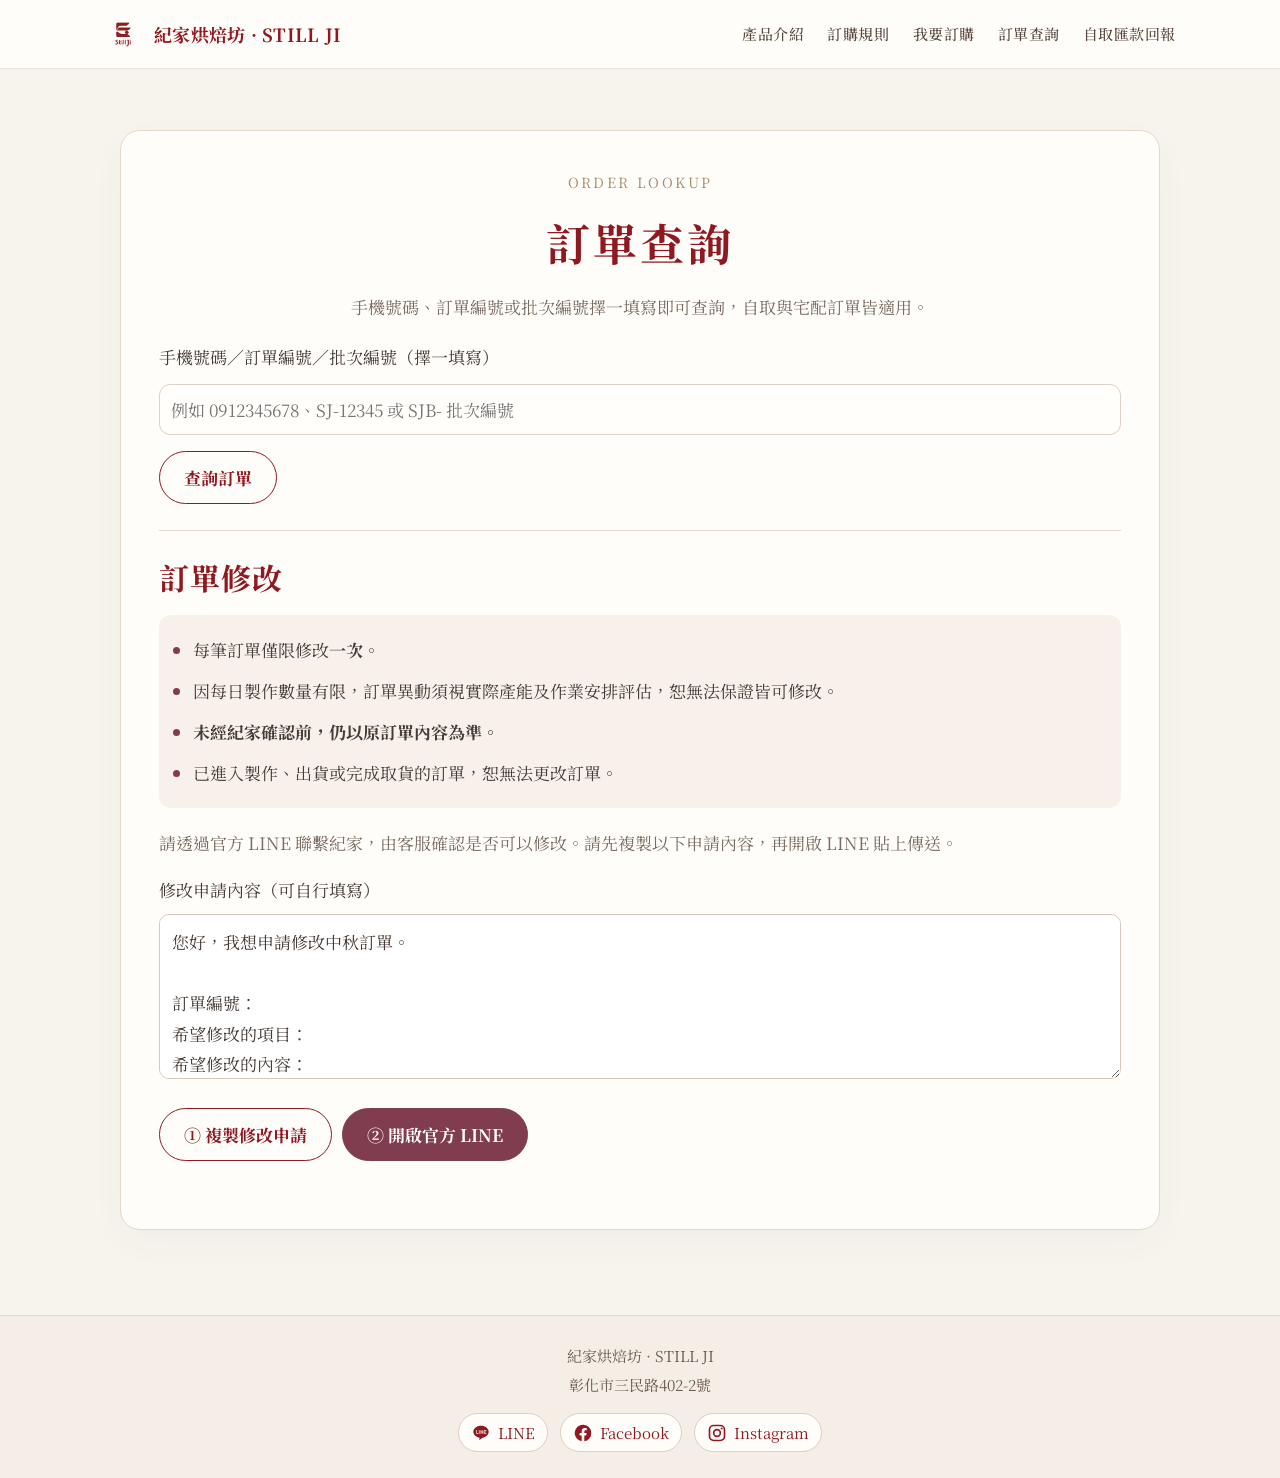
<file: lookup.html>
<!doctype html><html lang="zh-Hant"><head><link rel="icon" type="image/png" sizes="180x180" href="./stillji_apple_touch_icon_180.png?v=2"><link rel="apple-touch-icon" sizes="180x180" href="./stillji_apple_touch_icon_180.png?v=2"><meta charset="utf-8"><meta name="viewport" content="width=device-width,initial-scale=1"><title>訂單查詢｜紀家烘焙坊</title><style>:root{--wine:#803d50;--ink:#49352b;--muted:#806d60;--line:#e8dbcf;--bg:#faf6f0}*{box-sizing:border-box}body{margin:0;min-height:100vh;display:flex;flex-direction:column;background:var(--bg);color:var(--ink);font-family:"Noto Sans TC","Microsoft JhengHei",sans-serif}a{color:inherit}header{background:#fffdf9;border-bottom:1px solid var(--line)}nav{max-width:1100px;margin:auto;display:flex;justify-content:space-between;align-items:center;gap:18px;padding:12px 20px}.brand{display:flex;align-items:center;gap:12px;text-decoration:none;font-weight:750;color:var(--wine);white-space:nowrap}.brand img{width:42px;height:42px;object-fit:contain}.links{display:flex;gap:18px;flex-wrap:wrap;font-size:14px}.links a{text-decoration:none}.links a:hover{text-decoration:underline}main{width:min(1040px,100%);margin:auto;padding:36px 20px 60px;flex:1}.hero{text-align:center;padding:35px 0 20px}.eyebrow{font-size:12px;letter-spacing:.2em;color:#a88965}h1,h2{font-family:"Noto Serif TC","Songti TC",serif;color:var(--wine)}h1{font-size:clamp(28px,5vw,44px);margin:16px 0}p{line-height:1.8}.hero p{color:var(--muted)}.hero img{width:min(100%,720px);aspect-ratio:16/9;border-radius:18px;display:block;margin:30px auto 0;object-fit:cover}.btn{display:inline-block;text-decoration:none;border:1px solid var(--wine);color:var(--wine);border-radius:999px;padding:12px 24px;font-weight:700;margin-top:16px;background:#fffdfa;cursor:pointer}.panel{background:#fffdfa;border:1px solid var(--line);border-radius:18px;padding:clamp(22px,4vw,38px);max-width:740px;margin:25px auto}.choices{display:grid;grid-template-columns:1fr 1fr;gap:16px}.choice{display:block;border:1px solid var(--line);border-radius:14px;padding:26px;text-decoration:none;background:#fff}.choice:hover{border-color:var(--wine)}.choice strong{display:block;color:var(--wine);font-size:20px;margin-bottom:9px}.muted{color:var(--muted)}.field{display:grid;grid-template-columns:1fr 135px;align-items:center;gap:12px;padding:13px 0;border-bottom:1px solid var(--line)}.field small{display:block;color:var(--muted);font-size:12px;margin-top:5px}input{padding:11px;border:1px solid #d5c8bd;border-radius:8px;font-size:16px;max-width:100%;width:100%}.total{background:#f8f0ea;border-radius:12px;padding:20px;margin-top:24px;white-space:pre-line;line-height:2}.notice{font-size:13px;color:#965142}footer{text-align:center;border-top:1px solid var(--line);padding:26px 12px;color:var(--muted);font-size:13px;line-height:2}.social{display:flex;justify-content:center;gap:10px;flex-wrap:wrap;margin-top:12px}.social a{border:1px solid var(--line);background:#fffdf9;color:var(--wine);text-decoration:none;border-radius:99px;padding:6px 14px}@media(max-width:700px){nav{flex-wrap:wrap}.links{gap:12px}.choices{grid-template-columns:1fr}.field{grid-template-columns:1fr 100px}main{padding:20px 14px 40px}}

/* Customer service order-change request */
.service-panel{margin-top:26px;border-top:1px solid var(--line);padding-top:24px}.service-panel h2{font-size:22px;margin:0 0 12px}.service-panel p{font-size:14px;color:var(--muted)}.service-actions{display:flex;gap:10px;flex-wrap:wrap;align-items:center}.service-actions .btn{margin-top:8px}.btn-primary{background:var(--wine);color:#fff}.btn-primary:hover{opacity:.92}.service-message{font-size:13px;min-height:22px;color:var(--wine);margin-top:8px}.service-note{background:#f8f0ea;border-radius:12px;padding:14px 16px;line-height:1.9;font-size:13px;color:var(--ink);margin-top:15px}.service-panel textarea{width:100%;min-height:142px;padding:12px;border:1px solid #d5c8bd;border-radius:10px;background:#fff;resize:vertical;line-height:1.8;font-size:14px}.service-panel label{display:block;font-size:14px;margin:14px 0 8px}
/* Still Ji 2027 — shared literary typography across all pages */
:root{--sj-font:"Noto Serif TC","Songti TC","PMingLiU",serif;--sj-heading:var(--sj-font)}
html,body,header,nav,footer,main,section,article,aside,div,p,span,a,li,td,th,label,small,strong,b,h1,h2,h3,h4,h5,h6,summary,button,input,select,textarea,option{font-family:var(--sj-font)!important}
button,input,select,textarea{font-size:inherit}
 .service-actions .btn-primary,.service-actions a.btn-primary,.service-actions a.btn-primary:visited{color:#fff!important;background:#803d50!important;border-color:#803d50!important;opacity:1!important;visibility:visible!important;-webkit-text-fill-color:#fff!important}.service-actions{margin-top:12px}.change-rules{padding-left:1.35em;margin:0}.change-rules li{padding:4px 0;line-height:1.95}.change-rules li::marker{color:#803d50}.service-panel>p{margin:18px 0 10px}.service-panel textarea{min-height:165px} #result{font-size:14px;line-height:1.9} .lookup-preview{margin-top:18px;padding:18px;border:1px solid var(--line);border-radius:14px;background:#fffdf9}.lookup-preview h2{font-size:18px;margin:0 0 10px}.lookup-preview dl{margin:0}.lookup-preview dl>div{display:grid;grid-template-columns:132px 1fr;gap:12px;padding:10px 0;border-bottom:1px solid #efe5dc;line-height:1.7}.lookup-preview dl>div:last-child{border-bottom:0}.lookup-preview dt{font-weight:700;color:var(--wine)}.lookup-preview dd{margin:0;overflow-wrap:anywhere}.lookup-preview .example{font-size:12px;color:var(--muted)}@media(max-width:520px){.lookup-preview dl>div{grid-template-columns:1fr;gap:3px}} .lookup-card{background:#fffdf9;border:1px solid #e8dbcf;border-radius:12px;padding:14px 18px;margin:14px 0}.lookup-row{display:flex;gap:12px;justify-content:space-between;padding:7px 0;border-bottom:1px solid #f0e7df;white-space:normal}.lookup-row:last-child{border:0}.lookup-row strong{color:#803d50}.lookup-row span{text-align:right;overflow-wrap:anywhere}@media(max-width:520px){.lookup-row{display:block}.lookup-row span{display:block;text-align:left}} .lookup-accordion{padding:0!important;overflow:hidden}.lookup-card-summary{cursor:pointer;padding:17px 18px;list-style:none}.lookup-card-summary::-webkit-details-marker{display:none}.lookup-card-summary:after{content:"展開明細 ＋";display:block;text-align:right;color:#803d50;font-size:12px;margin-top:7px}.lookup-accordion[open] .lookup-card-summary:after{content:"收合明細 －"}.lookup-card-head{display:flex;justify-content:space-between;align-items:center;gap:12px}.lookup-card-head strong{color:#803d50;font-size:16px}.lookup-card-head .lookup-status{background:#f7eee9;border-radius:99px;padding:4px 10px;font-size:12px;white-space:nowrap}.lookup-card-summary small{display:block;color:#806d60;margin-top:7px;line-height:1.7}.lookup-card-detail{border-top:1px solid #e8dbcf;padding:8px 18px 15px;background:#fff}.lookup-card-detail .notice{margin-bottom:0} .tracking-actions{display:flex;gap:10px;flex-wrap:wrap;align-items:center;margin:14px 0 4px}.tracking-btn{display:inline-flex;justify-content:center;align-items:center;border:1px solid #803d50;background:#fffdfa;color:#803d50;border-radius:999px;padding:9px 16px;font-size:13px;font-weight:700;line-height:1.5;text-decoration:none;cursor:pointer}.tracking-btn-primary,.tracking-btn-primary:visited{background:#803d50!important;color:#fff!important;-webkit-text-fill-color:#fff!important}.tracking-actions .tracking-btn{box-sizing:border-box;min-width:138px;min-height:42px;padding:9px 16px;white-space:nowrap}.tracking-feedback{width:100%;font-size:12px;color:#803d50;min-height:1em}@media(max-width:520px){.tracking-btn{flex:1}}</style><link rel="preconnect" href="https://fonts.googleapis.com"><link rel="preconnect" href="https://fonts.gstatic.com" crossorigin><link href="https://fonts.googleapis.com/css2?family=Noto+Serif+TC:wght@400;500;600;700&display=swap" rel="stylesheet"><style id="sj-unified-social-icons">
footer .social-icons{display:flex!important;align-items:center!important;justify-content:center!important;gap:12px!important;flex-wrap:wrap!important;margin:14px 0 0!important}
footer .social-icons .social-icon-link{display:inline-flex!important;align-items:center!important;justify-content:center!important;gap:7px!important;padding:8px 12px!important;margin:0!important;border:1px solid #e6dac9!important;border-radius:999px!important;background:#fffdf9!important;color:#901820!important;text-decoration:none!important;font-size:.83rem!important;line-height:1.4!important;font-weight:400!important}
footer .social-icons .social-icon-link:hover{background:#f0e5d9!important;border-color:#b79a68!important}
footer .social-icons .social-icon-link svg{display:block!important;width:20px!important;height:20px!important;flex:0 0 20px!important;fill:none}
footer .social-icons .social-icon-link svg path[fill="currentColor"],footer .social-icons .social-icon-link svg circle[fill="currentColor"]{fill:currentColor!important}
footer .social-icons .social-icon-link svg path:not([fill]),footer .social-icons .social-icon-link svg rect:not([fill]){fill:currentColor}
</style><link rel="stylesheet" href="stillji-design.css?v=20261118d"><style id="sj-centered-page-heading">.panel>.eyebrow,.panel>h1,.panel>p.muted{text-align:center}.panel>h1{margin-left:auto;margin-right:auto}.panel>p.muted{margin-left:auto;margin-right:auto}</style><style>.lookup-card-head strong{min-width:0;overflow-wrap:anywhere}.lookup-card-head .lookup-status{flex-shrink:0}</style><style id="sj-lookup-action-unify">#result .tracking-actions .tracking-btn{font-family:var(--sj-font,"Noto Serif TC",serif)!important;font-size:14px!important;font-weight:600!important;line-height:1.5!important;letter-spacing:normal!important;min-width:138px;min-height:42px;padding:9px 16px!important;box-sizing:border-box;display:inline-flex;align-items:center;justify-content:center;text-align:center;white-space:nowrap}</style></head><body><header><nav class="sj-global-nav"><a class="brand" href="index.html"><img src="images/stillji-logo-transparent.png" alt="紀家烘焙坊標誌"><span>紀家烘焙坊 · STILL JI</span></a><div class="links"><a href="products.html">產品介紹</a><a href="rules.html">訂購規則</a><a href="order.html">我要訂購</a><a href="lookup.html">訂單查詢</a><a href="remittance.html">自取匯款回報</a></div></nav></header><main><section class="panel"><div class="eyebrow">ORDER LOOKUP</div><h1>訂單查詢</h1><p class="muted">手機號碼、訂單編號或批次編號擇一填寫即可查詢，自取與宅配訂單皆適用。</p><label for="query">手機號碼／訂單編號／批次編號（擇一填寫）</label><div style="margin-top:10px"><input id="query" autocomplete="off" placeholder="例如 0912345678、SJ-12345 或 SJB- 批次編號"></div><button class="btn" id="search" type="button">查詢訂單</button><div id="result" class="total" role="status" style="display:none"></div><section class="service-panel" aria-labelledby="change-title"><h2 id="change-title">訂單修改</h2><div class="service-note"><ul class="change-rules"><li>每筆訂單僅限修改<strong>一次</strong>。</li><li>因每日製作數量有限，訂單異動須視實際產能及作業安排評估，恕無法保證皆可修改。</li><li><strong>未經紀家確認前，仍以原訂單內容為準。</strong></li><li>已進入製作、出貨或完成取貨的訂單，恕無法更改訂單。</li></ul></div><p>請透過官方 LINE 聯繫紀家，由客服確認是否可以修改。請先複製以下申請內容，再開啟 LINE 貼上傳送。</p><label for="changeMessage">修改申請內容（可自行填寫）</label><textarea id="changeMessage">您好，我想申請修改中秋訂單。&#10;&#10;訂單編號：&#10;希望修改的項目：&#10;希望修改的內容：&#10;&#10;再麻煩協助確認是否可以調整，謝謝！</textarea><div class="service-actions"><button class="btn" type="button" id="copyChange">① 複製修改申請</button><a class="btn btn-primary" id="lineChange" href="https://lin.ee/ifHbhYi" target="_blank" rel="noopener noreferrer">② 開啟官方 LINE</a></div><div id="copyFeedback" class="service-message" role="status" aria-live="polite"></div></section></section></main><footer>紀家烘焙坊 · STILL JI<br>彰化市三民路402-2號<div class="social-icons">
<a class="social-icon-link" href="https://lin.ee/ifHbhYi" target="_blank" rel="noopener"><svg viewBox="0 0 24 24" aria-hidden="true"><path d="M12 3.3c-5.1 0-9.2 3.2-9.2 7.2 0 3.6 3.2 6.5 7.6 7.1l-.6 3.1 4-3.1c4.2-.6 7.4-3.5 7.4-7.1 0-4-4.1-7.2-9.2-7.2Z" fill="currentColor"/><path d="M6.6 9v3.7h2M10 9v3.7m1.8 0V9l2.2 3.7V9m4.1 0h-2.3v3.7h2.3m-2.3-1.9h1.8" stroke="#fff" stroke-width=".75" stroke-linecap="round" stroke-linejoin="round" fill="none"/></svg><span>LINE</span></a>
<a class="social-icon-link" href="https://www.facebook.com/JiPastry" target="_blank" rel="noopener"><svg viewBox="0 0 24 24" aria-hidden="true"><path fill="currentColor" d="M22 12a10 10 0 1 0-11.56 9.88v-6.99H7.9V12h2.54V9.8c0-2.5 1.49-3.88 3.77-3.88 1.1 0 2.25.2 2.25.2v2.47H15.2c-1.24 0-1.63.77-1.63 1.56V12h2.77l-.44 2.89h-2.33v6.99A10 10 0 0 0 22 12Z"/></svg><span>Facebook</span></a>
<a class="social-icon-link" href="https://www.instagram.com/still_ji/" target="_blank" rel="noopener"><svg viewBox="0 0 24 24" aria-hidden="true"><rect x="3" y="3" width="18" height="18" rx="5" stroke="currentColor" stroke-width="2" fill="none"/><circle cx="12" cy="12" r="4" stroke="currentColor" stroke-width="2" fill="none"/><circle cx="17.6" cy="6.7" r="1.2" fill="currentColor"/></svg><span>Instagram</span></a>
</div></footer><script>(function(){
const API="https://script.google.com/macros/s/AKfycbwN1GzL1EKhaK0A1zkX_lZVYmcQXSYxG4ztDrxkeFJPPosYQgzIxf0DWiRARvzUJnZi6Q/exec";
const input=document.getElementById("query"),result=document.getElementById("result"),button=document.getElementById("search");
function show(message){result.style.display="";result.replaceChildren(document.createTextNode(message));}
function item(label,value){const row=document.createElement("div");row.className="lookup-row";const a=document.createElement("strong"),b=document.createElement("span");a.textContent=label;b.textContent=value||"—";row.append(a,b);return row;}
function render(data){
if(!data||!data.ok){show(data&&data.message||"查詢暫時無法使用，請稍後再試。");return;}
const orders=Array.isArray(data.orders)?data.orders:[];result.style.display="";result.replaceChildren();
const batches=Array.isArray(data.batches)?data.batches:[];
if(!orders.length&&!batches.length){show("沒有找到符合的訂單，請確認輸入資料，或透過官方 LINE 聯繫客服。");return;}
const lead=document.createElement("p");lead.textContent="共找到 "+orders.length+" 筆單筆訂單及 "+batches.length+" 組合併訂單";result.append(lead);
function orderCard(o){
const card=document.createElement("details");card.className="lookup-card lookup-accordion";
const summary=document.createElement("summary");summary.className="lookup-card-summary";
const title=document.createElement("strong");title.textContent="訂單編號："+(o.orderId||"—");
const status=document.createElement("span");status.className="lookup-status";status.textContent=o.status&&/取消/.test(o.status)?o.status:(o.payment||"付款狀態待確認");
const subtitle=document.createElement("small");subtitle.textContent=(o.kind==="自取"?"門市自取":"宅配到府")+" ｜ "+(o.date||"日期待確認")+(o.pickupSlot?" "+o.pickupSlot:"");
const head=document.createElement("div");head.className="lookup-card-head";head.append(title,status);summary.append(head,subtitle);
const body=document.createElement("div");body.className="lookup-card-detail";
body.append(item("訂購方式",o.kind==="自取"?"門市自取":"宅配到府"),item(o.kind==="自取"?"提貨日期及時段":"希望出貨日",(o.date||"")+(o.pickupSlot?" "+o.pickupSlot:"")),item("付款狀態",o.payment),item("訂單狀態",o.status));
if(o.items)body.append(item("訂單明細",String(o.items)));
if(o.deadline)body.append(item("繳費期限",String(o.deadline)));
if(o.kind!=="自取"&&o.tracking){
const tracking=String(o.tracking).trim();
body.append(item("快遞單號",tracking));
const actions=document.createElement("div");actions.className="tracking-actions";
const copy=document.createElement("button");copy.type="button";copy.className="tracking-btn";copy.textContent="複製快遞單號";
const link=document.createElement("a");link.className="tracking-btn tracking-btn-primary";link.href="https://www.t-cat.com.tw/inquire/trace.aspx";link.target="_blank";link.rel="noopener noreferrer";link.textContent="查詢貨況";
const feedback=document.createElement("span");feedback.className="tracking-feedback";feedback.setAttribute("role","status");
copy.addEventListener("click",async()=>{
const number=tracking.replace(/[^0-9]/g,"");
if(!number){feedback.textContent="單號格式有誤，請聯繫客服確認。";return;}
try{
if(navigator.clipboard&&window.isSecureContext){await navigator.clipboard.writeText(number);}
else{const field=document.createElement("textarea");field.value=number;field.style.position="fixed";field.style.opacity="0";document.body.append(field);field.select();const ok=document.execCommand("copy");field.remove();if(!ok)throw Error("copy failed");}
feedback.textContent="已複製單號，請貼到黑貓查詢頁。";
}catch(e){feedback.textContent="無法自動複製，請手動複製上方單號。";}
});
actions.append(copy,link,feedback);body.append(actions);
}

card.append(summary,body);return card;
}
for(const b of batches){
 const outer=document.createElement("details");outer.className="lookup-card lookup-accordion";
 const summary=document.createElement("summary");summary.className="lookup-card-summary";const head=document.createElement("div");head.className="lookup-card-head";const title=document.createElement("strong");title.textContent="批次編號："+b.batchId;const status=document.createElement("span");status.className="lookup-status";status.textContent=b.status==="有效"?(b.payment||"付款狀態待確認"):(b.status||b.payment||"狀態待確認");head.append(title,status);const subtitle=document.createElement("small");subtitle.textContent="多日期合併訂單 ｜ "+b.orders.length+" 筆訂單";summary.append(head,subtitle);outer.append(summary);
 const group=document.createElement("div");group.className="lookup-card-detail";group.append(item("批次編號",b.batchId),item("付款狀態",b.payment),item("批次狀態",b.status),item("訂單筆數",String(b.orders.length)),item("合併應付總額","NT$ "+Number(b.total).toLocaleString("zh-TW")),item("繳費期限",b.deadline));
 const actions=document.createElement("div");actions.className="tracking-actions";const copy=document.createElement("button");copy.type="button";copy.className="tracking-btn";copy.textContent="複製批次編號";const feedback=document.createElement("span");feedback.className="tracking-feedback";copy.onclick=async()=>{try{await navigator.clipboard.writeText(b.batchId);feedback.textContent="已複製批次編號";}catch(e){feedback.textContent="請手動複製上方批次編號";}};actions.append(copy);
 if(b.payment==="未付款"&&b.status==="有效"&&Date.parse(String(b.deadline||"").replace(/\//g,"-").replace(" ","T")+"+08:00")>Date.now()){const a=document.createElement("a");a.className="tracking-btn tracking-btn-primary";a.href="remittance.html?orderId="+encodeURIComponent(b.batchId);a.textContent="前往匯款回報";actions.append(a);}actions.append(feedback);group.append(actions);const note=document.createElement("p");note.className="notice";note.textContent="合併付款請使用批次編號，整批僅需回報一次。";group.append(note);for(const o of b.orders)group.append(orderCard(o));outer.append(group);result.append(outer);
}
orders.forEach(o=>{
 const card=orderCard(o);
 if(o.kind==="自取"&&o.payment==="未付款"&&!/取消|逾期|完成|取貨|出貨|作廢/.test(o.status||"")&&o.deadline){
 const deadline=Date.parse(String(o.deadline).replace(/\//g,"-").replace(" ","T")+"+08:00");
 if(Number.isFinite(deadline)&&deadline>Date.now()){
 const actions=document.createElement("div");actions.className="tracking-actions";const a=document.createElement("a");a.className="tracking-btn tracking-btn-primary";a.href="remittance.html?orderId="+encodeURIComponent(o.orderId);a.textContent="前往匯款回報";actions.append(a);card.querySelector(".lookup-card-detail").append(actions);
 }}
 result.append(card);
});
if(data.limited){const p=document.createElement("p");p.textContent="訂單較多，僅顯示最新 60 組，請聯繫客服查詢其他訂單。";result.append(p);}
const note=document.createElement("p");note.className="notice";note.textContent="點擊訂單卡片即可展開現有查詢資訊。姓名、電話及地址不會在未驗證身分時公開；未由後端提供的明細欄位暫不顯示。";result.append(note);
}
function search(){
const q=input.value.trim();if(!q){show("請先輸入手機號碼或訂單編號。");input.focus();return;}
const id=q.replace(/－/g,"-").toUpperCase();
const normalized=/^(?:SJ-\d{5}|SJ27-\d{6}-[A-F0-9]{8}|SJB-[A-F0-9]{12})$/.test(id)?id:q.replace(/[\s()－-]/g,"");
if(!(/^(?:09\d{8}|0[2-8]\d{7,9}(?:#\d{1,6})?)$/.test(normalized)||/^(?:SJ-\d{5}|SJ27-\d{6}-[A-F0-9]{8}|SJB-[A-F0-9]{12})$/.test(normalized))){show("請輸入有效的手機、市話、訂單編號或批次編號。");return;}
button.disabled=true;show("正在查詢訂單，請稍候…");
const callback="sj27Lookup_"+Date.now()+"_"+Math.floor(Math.random()*1000000),tag=document.createElement("script");let finished=false;
function done(data){if(finished)return;finished=true;clearTimeout(timer);delete window[callback];tag.remove();button.disabled=false;render(data);}
window[callback]=done;const timer=setTimeout(()=>done({ok:false,message:"查詢逾時。GAS 查單後端可能尚未部署，請稍後再試。"}),12000);
tag.onerror=()=>done({ok:false,message:"目前無法連線至查單後端，請稍後再試。"});
tag.src=API+"?action=lookup-summary&website=stillji2027&q="+encodeURIComponent(normalized)+"&callback="+encodeURIComponent(callback);
document.head.append(tag);
}
button.addEventListener("click",search);input.addEventListener("keydown",e=>{if(e.key==="Enter")search();});
})();</script><script>(function(){const btn=document.getElementById("copyChange"),msg=document.getElementById("changeMessage"),feedback=document.getElementById("copyFeedback");btn.addEventListener("click",async()=>{const value=msg.value;try{if(navigator.clipboard&&window.isSecureContext){await navigator.clipboard.writeText(value)}else{msg.focus();msg.select();if(!document.execCommand("copy"))throw new Error("copy unavailable")}feedback.textContent="已複製！請開啟 LINE，貼上內容後傳送。"}catch(e){feedback.textContent="無法自動複製，請長按上方文字選取並複製，再開啟 LINE。"}})})();</script></body></html>
</file>
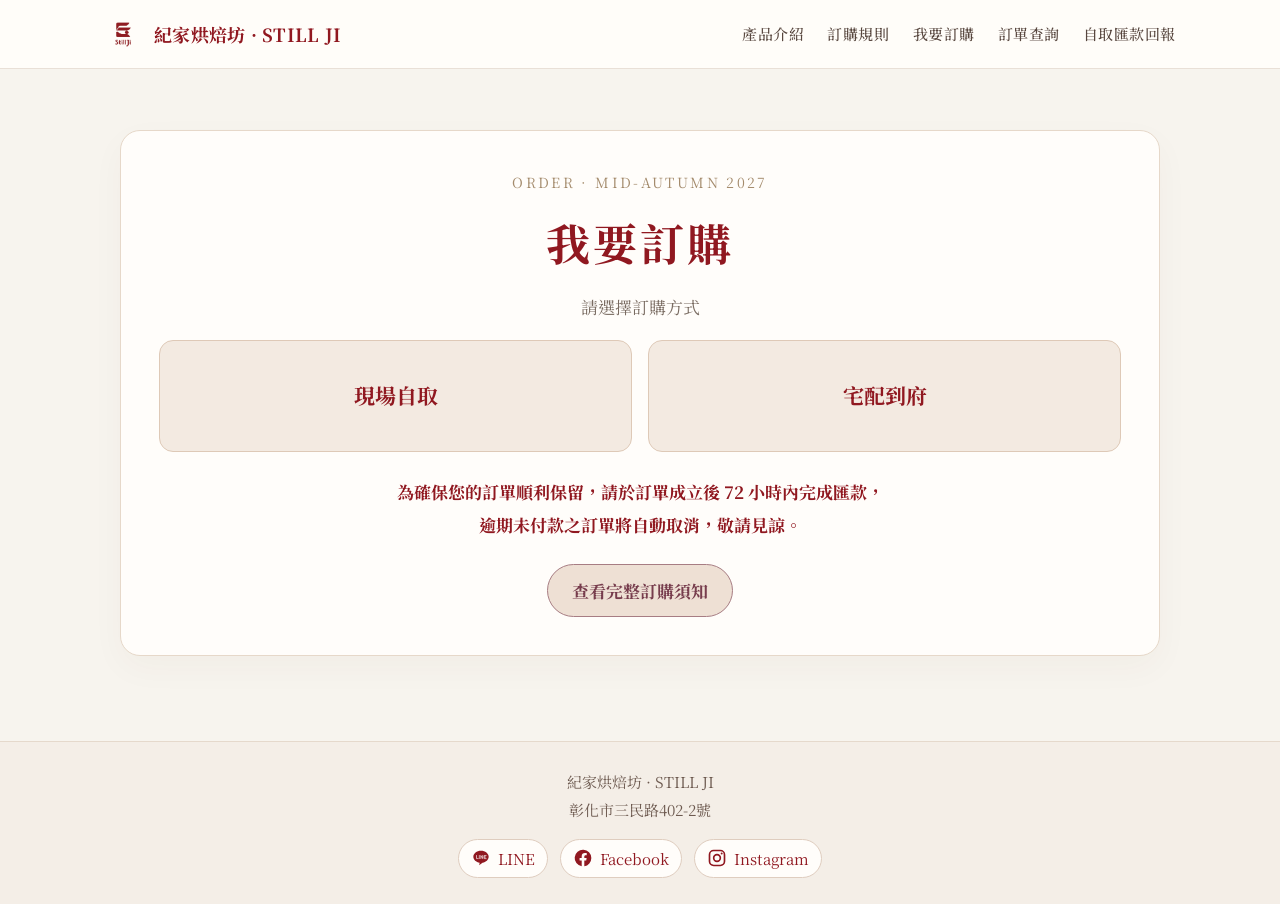
<file: order.html>
<!doctype html><html lang="zh-Hant"><head><link rel="icon" type="image/png" sizes="180x180" href="./stillji_apple_touch_icon_180.png?v=2"><link rel="apple-touch-icon" sizes="180x180" href="./stillji_apple_touch_icon_180.png?v=2"><meta charset="utf-8"><meta name="viewport" content="width=device-width,initial-scale=1"><title>我要訂購｜紀家烘焙坊</title><style>:root{--wine:#803d50;--ink:#49352b;--muted:#806d60;--line:#e8dbcf;--bg:#faf6f0}*{box-sizing:border-box}body{margin:0;min-height:100vh;display:flex;flex-direction:column;background:var(--bg);color:var(--ink);font-family:"Noto Sans TC","Microsoft JhengHei",sans-serif}a{color:inherit}header{background:#fffdf9;border-bottom:1px solid var(--line)}nav{max-width:1100px;margin:auto;display:flex;justify-content:space-between;align-items:center;gap:18px;padding:12px 20px}.brand{display:flex;align-items:center;gap:12px;text-decoration:none;font-weight:750;color:var(--wine);white-space:nowrap}.brand img{width:42px;height:42px;object-fit:contain}.links{display:flex;gap:18px;flex-wrap:wrap;font-size:14px}.links a{text-decoration:none}.links a:hover{text-decoration:underline}main{width:min(1040px,100%);margin:auto;padding:36px 20px 60px;flex:1}.hero{text-align:center;padding:35px 0 20px}.eyebrow{font-size:12px;letter-spacing:.2em;color:#a88965}h1,h2{font-family:"Noto Serif TC","Songti TC",serif;color:var(--wine)}h1{font-size:clamp(28px,5vw,44px);margin:16px 0}p{line-height:1.8}.hero p{color:var(--muted)}.hero img{width:min(100%,720px);aspect-ratio:16/9;border-radius:18px;display:block;margin:30px auto 0;object-fit:cover}.btn{display:inline-block;text-decoration:none;border:1px solid var(--wine);color:var(--wine);border-radius:999px;padding:12px 24px;font-weight:700;margin-top:16px;background:#fffdfa;cursor:pointer}.panel{background:#fffdfa;border:1px solid var(--line);border-radius:18px;padding:clamp(22px,4vw,38px);max-width:740px;margin:25px auto}.choices{display:grid;grid-template-columns:1fr 1fr;gap:16px}.choice{display:block;border:1px solid var(--line);border-radius:14px;padding:26px;text-decoration:none;background:#fff}.choice:hover{border-color:var(--wine)}.choice strong{display:block;color:var(--wine);font-size:20px;margin-bottom:9px}.muted{color:var(--muted)}.field{display:grid;grid-template-columns:1fr 135px;align-items:center;gap:12px;padding:13px 0;border-bottom:1px solid var(--line)}.field small{display:block;color:var(--muted);font-size:12px;margin-top:5px}input{padding:11px;border:1px solid #d5c8bd;border-radius:8px;font-size:16px;max-width:100%;width:100%}.total{background:#f8f0ea;border-radius:12px;padding:20px;margin-top:24px;white-space:pre-line;line-height:2}.notice{font-size:13px;color:#965142}footer{text-align:center;border-top:1px solid var(--line);padding:26px 12px;color:var(--muted);font-size:13px;line-height:2}.social{display:flex;justify-content:center;gap:10px;flex-wrap:wrap;margin-top:12px}.social a{border:1px solid var(--line);background:#fffdf9;color:var(--wine);text-decoration:none;border-radius:99px;padding:6px 14px}@media(max-width:700px){nav{flex-wrap:wrap}.links{gap:12px}.choices{grid-template-columns:1fr}.field{grid-template-columns:1fr 100px}main{padding:20px 14px 40px}}
/* Still Ji 2027 — shared literary typography across all pages */
:root{--sj-font:"Noto Serif TC","Songti TC","PMingLiU",serif;--sj-heading:var(--sj-font)}
html,body,header,nav,footer,main,section,article,aside,div,p,span,a,li,td,th,label,small,strong,b,h1,h2,h3,h4,h5,h6,summary,button,input,select,textarea,option{font-family:var(--sj-font)!important}
button,input,select,textarea{font-size:inherit}

/* 2027 ordering guide / front-end-only progress */
.flow-guide{margin:16px 0 22px;padding:20px;border:1px solid var(--line);background:#fffdfa;border-radius:16px}.flow-guide h2{font-size:21px;margin:0 0 8px;color:var(--wine)}.flow-guide p{font-size:13px;color:var(--muted);line-height:1.8}.flow-steps{display:grid;grid-template-columns:repeat(var(--flow-count,4),minmax(0,1fr));gap:7px;margin:20px 0 8px}.flow-step{text-align:center;position:relative;min-width:0}.flow-step .dot{width:32px;height:32px;display:grid;place-items:center;margin:0 auto 9px;border-radius:50%;background:#f1e7e3;border:1px solid #dfc9c4;color:var(--wine);font-weight:700}.flow-step:first-child .dot{background:var(--wine);color:#fff}.flow-step:not(:last-child):after{content:"";position:absolute;left:calc(50% + 19px);top:15px;width:calc(100% - 38px);height:1px;background:#dfc9c4}.flow-step strong{display:block;font-size:12px;color:var(--ink);line-height:1.6}.flow-step small{display:block;color:var(--muted);font-size:11px;line-height:1.6;margin-top:5px}.flow-alert{background:#f8f0ea;padding:13px 15px;border-radius:10px;font-size:13px;line-height:1.9}.flow-alert strong{color:var(--wine)}.rule-section{margin:22px 0}.rule-section h2{font-size:22px;margin:0 0 12px}.rule-section h3{font-size:16px;color:var(--wine);margin:17px 0 5px}.rule-section p{margin:4px 0 12px;line-height:1.9}.rule-section ul{line-height:2;padding-left:23px}@media(max-width:540px){.flow-guide{padding:15px}.flow-steps{gap:3px}.flow-step .dot{width:27px;height:27px}.flow-step:not(:last-child):after{left:calc(50% + 16px);top:13px;width:calc(100% - 32px)}.flow-step strong{font-size:11px}.flow-step small{font-size:10px}}
</style><link rel="preconnect" href="https://fonts.googleapis.com"><link rel="preconnect" href="https://fonts.gstatic.com" crossorigin><link href="https://fonts.googleapis.com/css2?family=Noto+Serif+TC:wght@400;500;600;700&display=swap" rel="stylesheet"><style id="sj-unified-social-icons">
footer .social-icons{display:flex!important;align-items:center!important;justify-content:center!important;gap:12px!important;flex-wrap:wrap!important;margin:14px 0 0!important}
footer .social-icons .social-icon-link{display:inline-flex!important;align-items:center!important;justify-content:center!important;gap:7px!important;padding:8px 12px!important;margin:0!important;border:1px solid #e6dac9!important;border-radius:999px!important;background:#fffdf9!important;color:#901820!important;text-decoration:none!important;font-size:.83rem!important;line-height:1.4!important;font-weight:400!important}
footer .social-icons .social-icon-link:hover{background:#f0e5d9!important;border-color:#b79a68!important}
footer .social-icons .social-icon-link svg{display:block!important;width:20px!important;height:20px!important;flex:0 0 20px!important;fill:none}
footer .social-icons .social-icon-link svg path[fill="currentColor"],footer .social-icons .social-icon-link svg circle[fill="currentColor"]{fill:currentColor!important}
footer .social-icons .social-icon-link svg path:not([fill]),footer .social-icons .social-icon-link svg rect:not([fill]){fill:currentColor}
</style><style id="order-choice-cleanup">.choices .choice{display:flex;align-items:center;justify-content:center;text-align:center;min-height:110px;padding:24px 18px}.choices .choice strong{margin:0}.payment-reminder{font-weight:700;color:var(--wine);margin:23px 0 10px;line-height:1.9}.rules-action{margin:0;text-align:left}.rules-action .btn{margin-top:12px;font-size:15px}@media(max-width:700px){.choices .choice{min-height:85px}}</style><style id="order-warm-tea-palette">
/* Warm milk-tea and muted burgundy: retain the current layout. */
body{background:#f2ebe3!important}
.panel{background:#f8f1e9!important;border-color:#ddc8b7!important;box-shadow:0 12px 34px rgba(87,54,43,.055)!important}
.choices .choice{background:#f1e4d7!important;border:1px solid #d9bba9!important;transition:background .18s ease,border-color .18s ease,transform .18s ease!important}
.choices .choice:hover,.choices .choice:focus-visible{background:#e8d2c4!important;border-color:#a87579!important;transform:translateY(-2px)}
.choices .choice strong{color:#773d4d!important}
.payment-reminder{color:#793b4b!important}
.rules-action .btn{background:#eee0d4!important;color:#773d4d!important;border-color:#a77d83!important}
.rules-action .btn:hover{background:#e5d0c2!important}
</style><style id="order-centered-balance">
/* Center the order-selection content while preserving the two-column choices. */
.panel{text-align:center!important}
.panel>p,.panel>h1,.panel>.eyebrow,.panel>.kicker{text-align:center!important}
.choices{justify-content:center!important}
.payment-reminder{text-align:center!important}
.rules-action{text-align:center!important}
.rules-action .btn{display:inline-flex!important;align-items:center!important;justify-content:center!important}
</style><link rel="stylesheet" href="stillji-design.css?v=20261118d"><style id="sj-centered-page-heading">.panel>.eyebrow,.panel>h1,.panel>p.muted{text-align:center}.panel>h1{margin-left:auto;margin-right:auto}.panel>p.muted{margin-left:auto;margin-right:auto}</style></head><body><header><nav class="sj-global-nav"><a class="brand" href="index.html"><img src="images/stillji-logo-transparent.png" alt="紀家烘焙坊標誌"><span>紀家烘焙坊 · STILL JI</span></a><div class="links"><a href="products.html">產品介紹</a><a href="rules.html">訂購規則</a><a href="order.html">我要訂購</a><a href="lookup.html">訂單查詢</a><a href="remittance.html">自取匯款回報</a></div></nav></header><main><section class="panel"><div class="eyebrow">ORDER · MID-AUTUMN 2027</div><h1>我要訂購</h1><p class="muted">請選擇訂購方式</p><div class="choices"><a class="choice" href="pickup.html"><strong>現場自取</strong></a><a class="choice" href="delivery.html"><strong>宅配到府</strong></a></div><p class="payment-reminder">為確保您的訂單順利保留，請於訂單成立後 72 小時內完成匯款，<br>逾期未付款之訂單將自動取消，敬請見諒。</p><p class="rules-action"><a class="btn" href="rules.html">查看完整訂購須知</a></p></section></main><footer>紀家烘焙坊 · STILL JI<br>彰化市三民路402-2號<div class="social-icons">
<a class="social-icon-link" href="https://lin.ee/ifHbhYi" target="_blank" rel="noopener"><svg viewBox="0 0 24 24" aria-hidden="true"><path d="M12 3.3c-5.1 0-9.2 3.2-9.2 7.2 0 3.6 3.2 6.5 7.6 7.1l-.6 3.1 4-3.1c4.2-.6 7.4-3.5 7.4-7.1 0-4-4.1-7.2-9.2-7.2Z" fill="currentColor"/><path d="M6.6 9v3.7h2M10 9v3.7m1.8 0V9l2.2 3.7V9m4.1 0h-2.3v3.7h2.3m-2.3-1.9h1.8" stroke="#fff" stroke-width=".75" stroke-linecap="round" stroke-linejoin="round" fill="none"/></svg><span>LINE</span></a>
<a class="social-icon-link" href="https://www.facebook.com/JiPastry" target="_blank" rel="noopener"><svg viewBox="0 0 24 24" aria-hidden="true"><path fill="currentColor" d="M22 12a10 10 0 1 0-11.56 9.88v-6.99H7.9V12h2.54V9.8c0-2.5 1.49-3.88 3.77-3.88 1.1 0 2.25.2 2.25.2v2.47H15.2c-1.24 0-1.63.77-1.63 1.56V12h2.77l-.44 2.89h-2.33v6.99A10 10 0 0 0 22 12Z"/></svg><span>Facebook</span></a>
<a class="social-icon-link" href="https://www.instagram.com/still_ji/" target="_blank" rel="noopener"><svg viewBox="0 0 24 24" aria-hidden="true"><rect x="3" y="3" width="18" height="18" rx="5" stroke="currentColor" stroke-width="2" fill="none"/><circle cx="12" cy="12" r="4" stroke="currentColor" stroke-width="2" fill="none"/><circle cx="17.6" cy="6.7" r="1.2" fill="currentColor"/></svg><span>Instagram</span></a>
</div></footer></body></html>
</file>
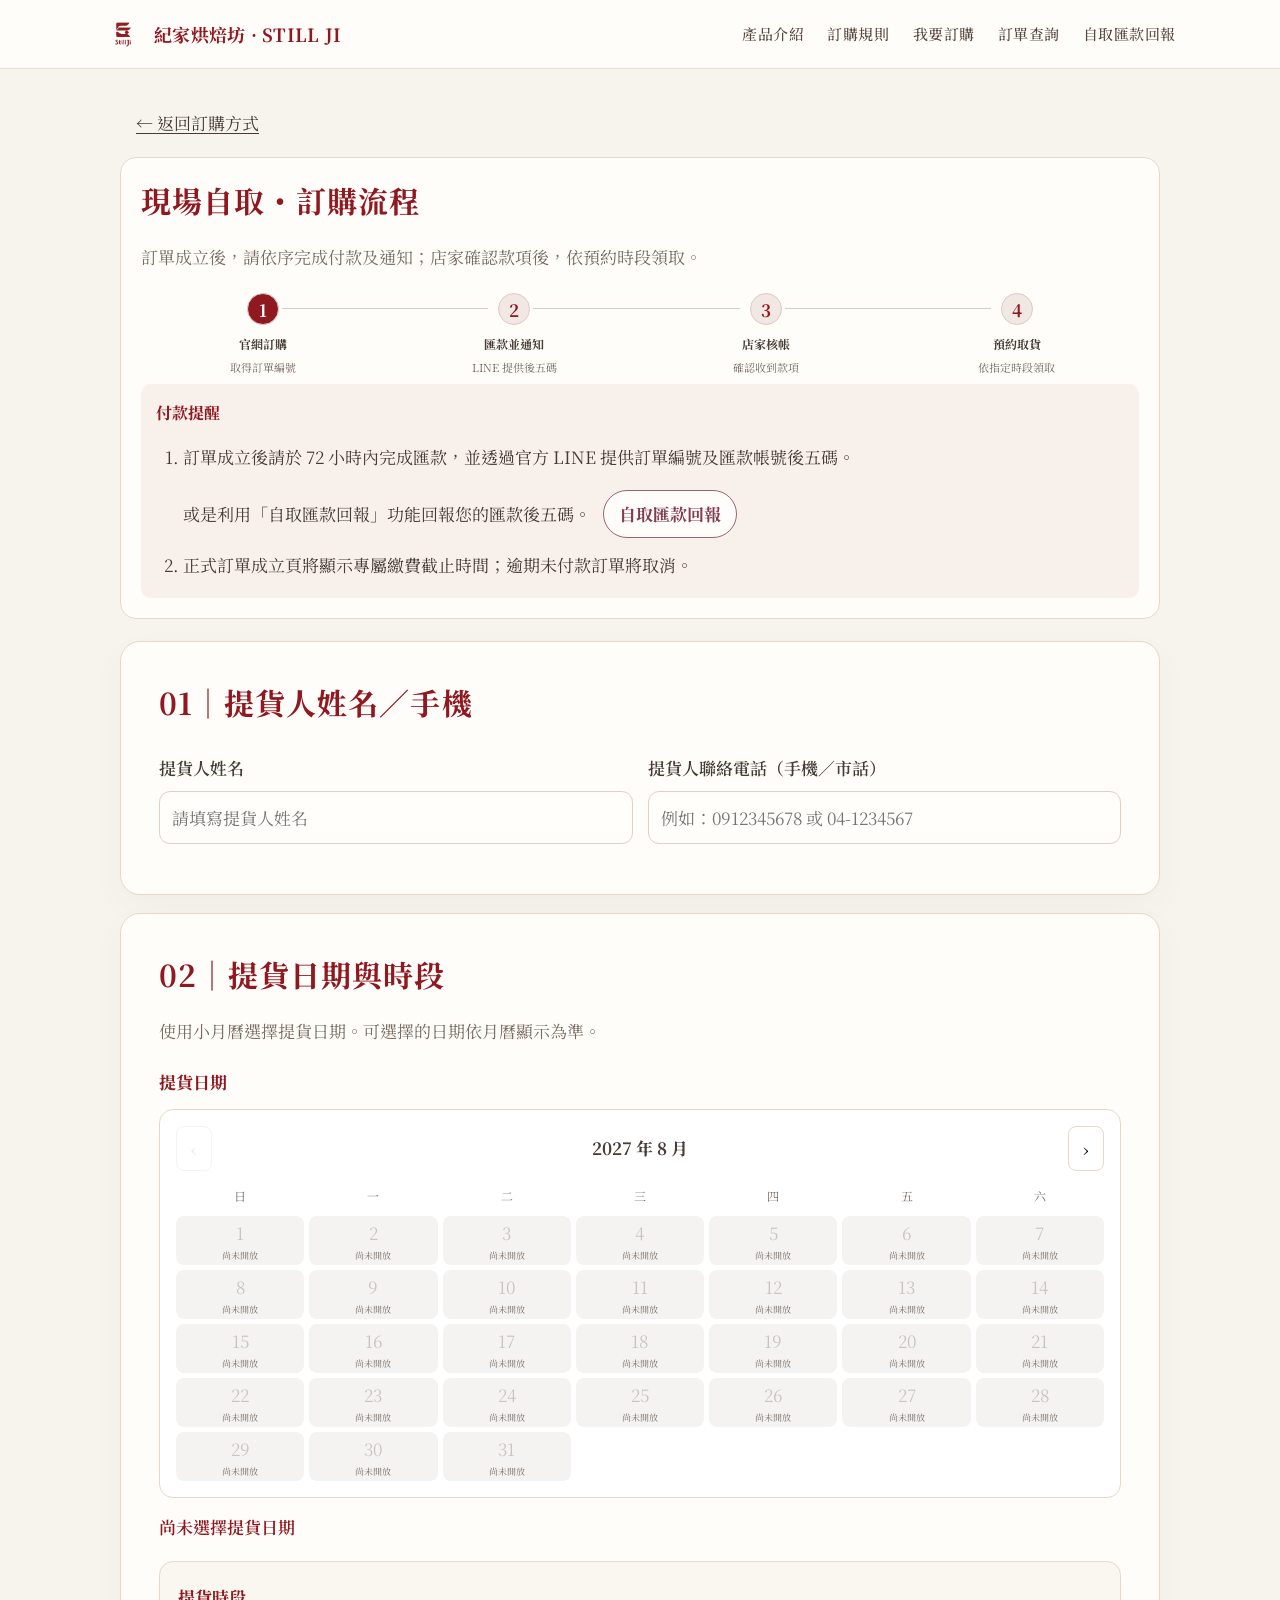
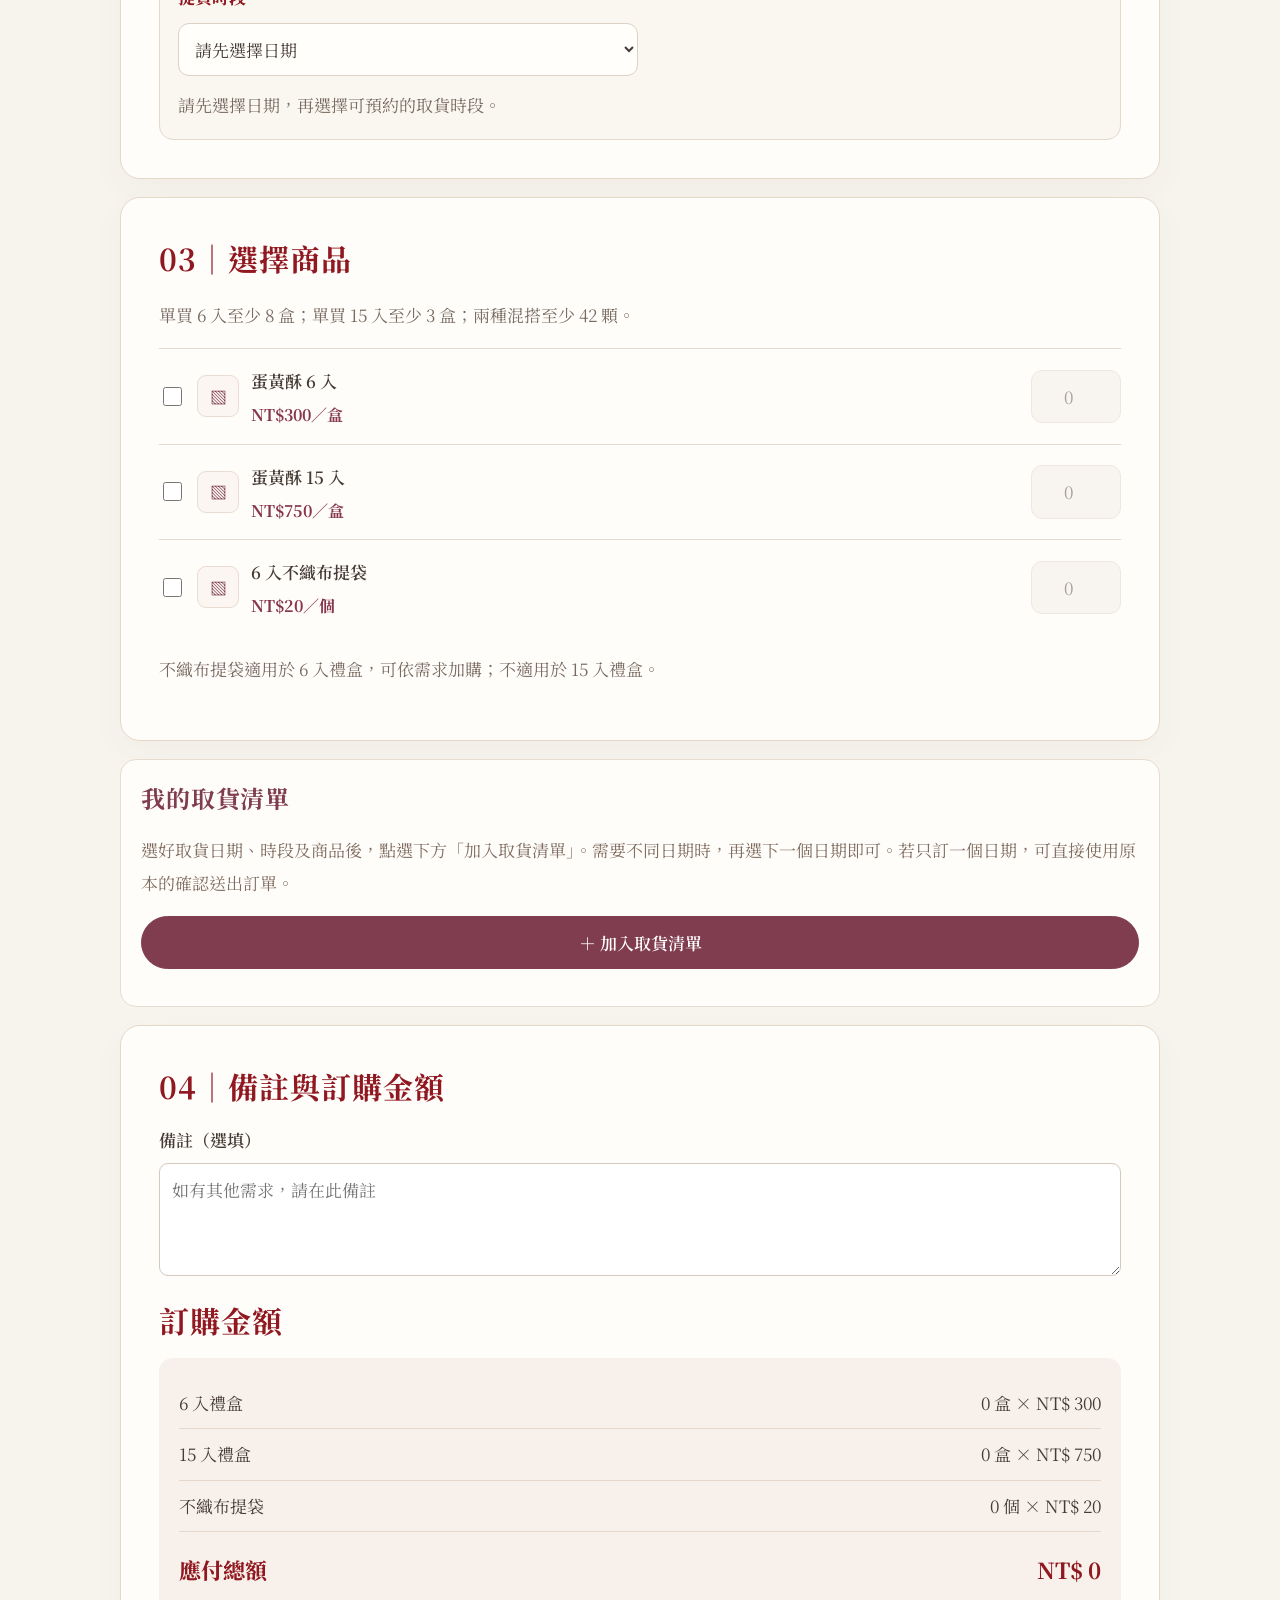
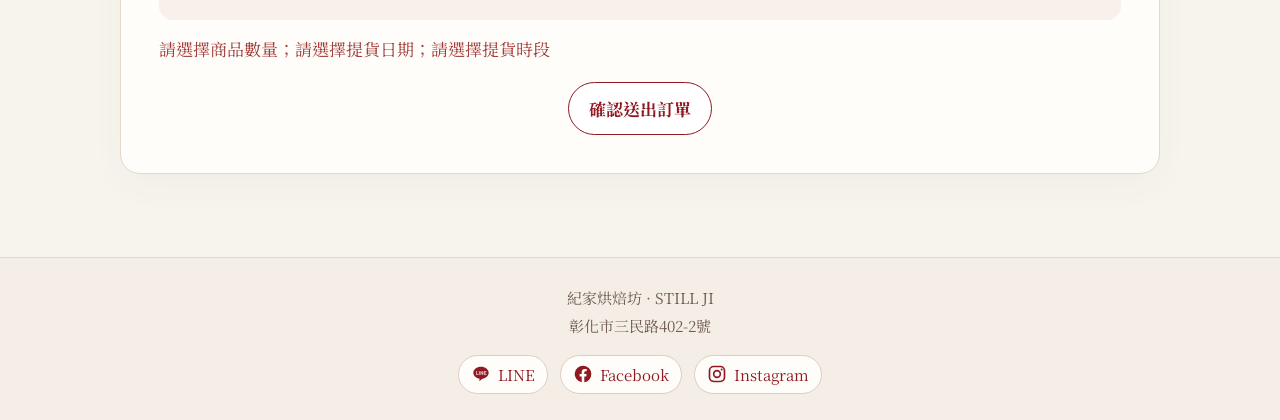
<file: pickup.html>
<!doctype html><html lang="zh-Hant"><head><link rel="icon" type="image/png" sizes="180x180" href="./stillji_apple_touch_icon_180.png?v=2"><link rel="apple-touch-icon" sizes="180x180" href="./stillji_apple_touch_icon_180.png?v=2"><meta charset="utf-8"><meta name="viewport" content="width=device-width,initial-scale=1"><title>現場自取｜紀家烘焙坊</title><link rel="preconnect" href="https://fonts.googleapis.com"><link rel="preconnect" href="https://fonts.gstatic.com" crossorigin><link href="https://fonts.googleapis.com/css2?family=Noto+Serif+TC:wght@400;500;600;700&display=swap" rel="stylesheet"><style>
:root{--wine:#803d50;--ink:#49352b;--muted:#806d60;--line:#e8dbcf;--bg:#faf6f0}*{box-sizing:border-box}[hidden]{display:none!important}body{margin:0;background:var(--bg);color:var(--ink);font-family:"Noto Serif TC","Songti TC","PMingLiU",serif}a{color:inherit}header{background:#fffdf9;border-bottom:1px solid var(--line)}nav{max-width:1100px;margin:auto;display:flex;justify-content:space-between;align-items:center;gap:18px;padding:12px 20px}.brand{display:flex;align-items:center;gap:12px;text-decoration:none;font-weight:750;color:var(--wine);white-space:nowrap}.brand img{width:42px;height:42px;object-fit:contain}.links{display:flex;gap:18px;flex-wrap:wrap;font-size:14px}.links a{text-decoration:none}main{max-width:780px;margin:0 auto;padding:26px 16px 65px}.panel{background:#fffdfa;border:1px solid var(--line);border-radius:18px;padding:clamp(20px,4vw,36px);margin:18px 0}h1,h2,h3{color:var(--wine)}h1{font-size:clamp(30px,5vw,40px)}h2{font-size:22px;margin:0 0 14px}.muted,.help{color:var(--muted)}.help{font-size:13px;line-height:1.6}.notice{font-size:13px;color:#965142}.accordion{border:1px solid var(--line);border-radius:13px;margin:12px 0;overflow:hidden;background:white}.accordion summary{list-style:none;cursor:pointer;padding:19px 18px;font-size:20px;font-weight:700;color:var(--wine);display:flex;align-items:center;gap:12px}.accordion summary::-webkit-details-marker{display:none}.accordion summary:before{content:"＋";font-size:24px;font-weight:400}.accordion[open] summary:before{content:"－"}.accordion-body{padding:0 18px 14px}.item{display:grid;grid-template-columns:minmax(0,1fr) 90px;gap:12px;align-items:center;padding:15px 0;border-top:1px solid var(--line)}.item label{font-weight:600}.item small{display:block;font-size:12px;color:var(--muted);line-height:1.6;margin-top:5px}input,select{width:100%;padding:12px;border:1px solid #d5c8bd;border-radius:9px;background:#fff;font:inherit;color:var(--ink);min-width:0}input[type=number]{text-align:center}.form-grid{display:grid;grid-template-columns:1fr 1fr;gap:15px}.form-field{display:flex;flex-direction:column;gap:7px;margin:12px 0}.form-field label{font-weight:600}.full{grid-column:1/-1}.cal-top{display:flex;align-items:center;justify-content:space-between;gap:10px;margin-bottom:14px}.cal-top button{border:1px solid var(--line);background:white;border-radius:8px;padding:8px 14px;font-size:18px;cursor:pointer}.cal-top button:disabled{opacity:.3;cursor:not-allowed}.calendar{border:1px solid var(--line);border-radius:14px;padding:16px;max-width:410px;background:white}.weekdays,.days{display:grid;grid-template-columns:repeat(7,1fr);gap:5px;text-align:center}.weekdays{font-size:12px;color:var(--muted);margin-bottom:8px}.day{border:0;background:transparent;border-radius:8px;min-height:42px;font:inherit;color:var(--ink);cursor:pointer}.day:hover:not(:disabled){background:#f7e8e9}.day:disabled{background:#f5f3f1;color:#c9c4bf;cursor:not-allowed}.day.selected{background:var(--wine);color:white}.day.blank{visibility:hidden}.chosen{margin:12px 0 0;font-weight:600;color:var(--wine)}.totals{background:#f8f0ea;border-radius:14px;padding:20px;margin-top:15px}.sumrow{display:flex;justify-content:space-between;gap:15px;padding:9px 0;border-bottom:1px solid #e6d7cc}.sumrow span:last-child{text-align:right;font-variant-numeric:tabular-nums}.sumrow.grand{font-size:22px;font-weight:750;color:var(--wine);border-bottom:0;margin-top:8px}.error{color:#a13c39;line-height:1.7;font-size:14px;margin-top:12px}.info{background:#fff5eb;border-radius:10px;padding:12px;font-size:13px;line-height:1.7}.btn{border:1px solid var(--wine);border-radius:99px;padding:12px 20px;color:var(--wine);background:white;font-weight:700}.btn:disabled{opacity:.5}footer{text-align:center;border-top:1px solid var(--line);padding:26px 12px;color:var(--muted);font-size:13px;line-height:2}.social{display:flex;justify-content:center;gap:10px;flex-wrap:wrap;margin-top:12px}.social a{border:1px solid var(--line);background:#fffdf9;color:var(--wine);text-decoration:none;border-radius:99px;padding:6px 14px}@media(max-width:650px){nav{flex-wrap:wrap}.links{gap:12px}.form-grid{grid-template-columns:1fr}.item{grid-template-columns:minmax(0,1fr) 82px}.calendar{max-width:100%}}

/* Still Ji 2027 — shared literary typography across all pages */
:root{--sj-font:"Noto Serif TC","Songti TC","PMingLiU",serif;--sj-heading:var(--sj-font)}
html,body,header,nav,footer,main,section,article,aside,div,p,span,a,li,td,th,label,small,strong,b,h1,h2,h3,h4,h5,h6,summary,button,input,select,textarea,option{font-family:var(--sj-font)!important}
button,input,select,textarea{font-size:inherit}

/* 2027 ordering guide / front-end-only progress */
.flow-guide{margin:16px 0 22px;padding:20px;border:1px solid var(--line);background:#fffdfa;border-radius:16px}.flow-guide h2{font-size:21px;margin:0 0 8px;color:var(--wine)}.flow-guide p{font-size:13px;color:var(--muted);line-height:1.8}.flow-steps{display:grid;grid-template-columns:repeat(var(--flow-count,4),minmax(0,1fr));gap:7px;margin:20px 0 8px}.flow-step{text-align:center;position:relative;min-width:0}.flow-step .dot{width:32px;height:32px;display:grid;place-items:center;margin:0 auto 9px;border-radius:50%;background:#f1e7e3;border:1px solid #dfc9c4;color:var(--wine);font-weight:700}.flow-step:first-child .dot{background:var(--wine);color:#fff}.flow-step:not(:last-child):after{content:"";position:absolute;left:calc(50% + 19px);top:15px;width:calc(100% - 38px);height:1px;background:#dfc9c4}.flow-step strong{display:block;font-size:12px;color:var(--ink);line-height:1.6}.flow-step small{display:block;color:var(--muted);font-size:11px;line-height:1.6;margin-top:5px}.flow-alert{background:#f8f0ea;padding:13px 15px;border-radius:10px;font-size:13px;line-height:1.9}.flow-alert strong{color:var(--wine)}.rule-section{margin:22px 0}.rule-section h2{font-size:22px;margin:0 0 12px}.rule-section h3{font-size:16px;color:var(--wine);margin:17px 0 5px}.rule-section p{margin:4px 0 12px;line-height:1.9}.rule-section ul{line-height:2;padding-left:23px}@media(max-width:540px){.flow-guide{padding:15px}.flow-steps{gap:3px}.flow-step .dot{width:27px;height:27px}.flow-step:not(:last-child):after{left:calc(50% + 16px);top:13px;width:calc(100% - 32px)}.flow-step strong{font-size:11px}.flow-step small{font-size:10px}}
.form-field textarea{width:100%;padding:12px;border:1px solid #d5c8bd;border-radius:9px;background:#fff;color:var(--ink);font:inherit;resize:vertical;line-height:1.7}.payment-title{display:block;font-size:16px;color:var(--wine);margin-bottom:8px}.payment-list{margin:0;padding-left:1.6em}.payment-list li{padding:4px 0;line-height:1.9}.social a{display:inline-flex;align-items:center;gap:7px}.social-icon{width:17px;height:17px;display:inline-block;vertical-align:middle;flex:none}.social-icon svg{width:100%;height:100%;display:block;fill:currentColor}
/* Keep pickup date and time together in one responsive booking row. */
.pickup-datetime-grid{display:grid;grid-template-columns:minmax(0,1.45fr) minmax(190px,1fr);gap:18px;align-items:start;margin-top:18px}
.pickup-datetime-grid .calendar{width:100%;max-width:none}
.pickup-field-title{display:block;font-weight:700;color:var(--wine);margin:0 0 10px}
.pickup-time-column{background:#faf6f0;border:1px solid var(--line);border-radius:14px;padding:16px}
.pickup-time-column select{width:100%}
.pickup-time-column .help{margin:12px 0 0}
@media(max-width:650px){.pickup-datetime-grid{grid-template-columns:1fr;gap:12px}.pickup-time-column{padding:14px}}

/* S-14｜月曆三態，不顯示剩餘數量 */
.day .sj27-day-status{display:block;font-size:9px;line-height:1.5;white-space:nowrap;font-weight:500}.day.sj27-open .sj27-day-status{color:#52775a}.day.sj27-near .sj27-day-status{color:#9a6a35}.day.sj27-full .sj27-day-status{color:#9c5c5c}.day.sj27-unavailable .sj27-day-status{color:#8b827c}.day.sj27-full{opacity:.55}.day{min-height:49px}
</style><style id="sj-unified-social-icons">
footer .social-icons{display:flex!important;align-items:center!important;justify-content:center!important;gap:12px!important;flex-wrap:wrap!important;margin:14px 0 0!important}
footer .social-icons .social-icon-link{display:inline-flex!important;align-items:center!important;justify-content:center!important;gap:7px!important;padding:8px 12px!important;margin:0!important;border:1px solid #e6dac9!important;border-radius:999px!important;background:#fffdf9!important;color:#901820!important;text-decoration:none!important;font-size:.83rem!important;line-height:1.4!important;font-weight:400!important}
footer .social-icons .social-icon-link:hover{background:#f0e5d9!important;border-color:#b79a68!important}
footer .social-icons .social-icon-link svg{display:block!important;width:20px!important;height:20px!important;flex:0 0 20px!important;fill:none}
footer .social-icons .social-icon-link svg path[fill="currentColor"],footer .social-icons .social-icon-link svg circle[fill="currentColor"]{fill:currentColor!important}
footer .social-icons .social-icon-link svg path:not([fill]),footer .social-icons .social-icon-link svg rect:not([fill]){fill:currentColor}
</style><style id="pickup-date-stacked-remittance">
/* Date calendar first, pickup time below, on desktop and mobile. */
.pickup-datetime-grid{display:flex!important;flex-direction:column!important;gap:18px!important;align-items:stretch!important}
.pickup-date-column,.pickup-time-column{width:100%!important;min-width:0!important}
.pickup-date-column .calendar{width:100%!important;max-width:100%!important}
.pickup-time-column{padding:18px!important}
.pickup-time-column select{width:100%!important;max-width:460px!important}
.remittance-option{margin-top:9px;line-height:1.9}
.remittance-link{display:inline-flex;align-items:center;justify-content:center;margin:7px 0 2px 12px;padding:7px 15px;border:1px solid #9b6271;border-radius:999px;background:#fffdfa;color:#803d50;text-decoration:none;font-weight:700;white-space:nowrap}
.remittance-link:hover,.remittance-link:focus-visible{background:#f1e4df}
@media(max-width:540px){.remittance-link{margin-left:0;display:table}.pickup-time-column{padding:14px!important}}
</style><style id="sj27-review-style">dialog.sj27-review{border:1px solid #dfc8b7;border-radius:18px;max-width:610px;width:calc(100% - 28px);max-height:88vh;overflow:auto;background:#fffdfa;color:#49352b;padding:25px;box-shadow:0 20px 70px #3a2b2540;font-family:"Noto Serif TC",serif}dialog.sj27-review::backdrop{background:#2c1d1a88}.sj27-review h2{color:#803d50}.sj27-review .review-row{display:flex;justify-content:space-between;gap:14px;padding:10px 0;border-bottom:1px solid #eaded4}.sj27-review .review-row strong{color:#803d50;min-width:110px}.sj27-review .review-row span{text-align:right;white-space:pre-wrap;overflow-wrap:anywhere}.sj27-review .review-actions{display:flex;flex-wrap:wrap;gap:10px;margin-top:22px}.sj27-review .review-actions button{border:1px solid #803d50;border-radius:999px;padding:10px 18px;font:600 14px "Noto Serif TC",serif;cursor:pointer;background:#803d50;color:white}.sj27-review .review-actions button:first-child{background:#fffdfa;color:#803d50}@media(max-width:480px){.sj27-review .review-row{display:block}.sj27-review .review-row span{display:block;text-align:left}}</style><link rel="stylesheet" href="stillji-design.css?v=20261118d"><style id="sj-centered-page-heading">.panel>.eyebrow,.panel>h1,.panel>p.muted{text-align:center}.panel>h1{margin-left:auto;margin-right:auto}.panel>p.muted{margin-left:auto;margin-right:auto}</style><style id="sj-pickup-products">
.sj-pickup-product{display:flex;align-items:center;gap:12px;min-width:0}
.sj-pickup-product input[type="checkbox"]{width:19px;height:19px;flex:none;accent-color:#803d50;cursor:pointer}
.sj-pickup-product label{cursor:pointer}
.sj-preview-trigger{width:42px;height:42px;flex:none;display:grid;place-items:center;border:1px solid #eadbd0;border-radius:9px;background:#fbf6f1;color:#803d50;cursor:pointer;font-size:19px}
.sj-preview-trigger:hover,.sj-preview-trigger:focus-visible{border-color:#803d50;background:#f5e9e2}
.sj-product-preview{margin-top:12px;padding:16px;border:1px solid #eadbd0;border-radius:15px;background:#fbf7f2;max-width:430px}
.sj-product-preview[hidden]{display:none}
.sj-product-preview img{display:block;width:100%;max-height:330px;aspect-ratio:4/3;object-fit:contain;border-radius:11px;background:#f5eee8}
.sj-product-preview strong{display:block;color:#803d50;margin-top:10px}
.sj-product-preview p{font-size:13px;color:#735b50;margin:4px 0 0}
.item input[type="number"]:disabled{opacity:.48;background:#f1ece6;cursor:not-allowed}
@media(max-width:480px){.sj-pickup-product{gap:8px}.sj-preview-trigger{width:35px;height:35px}.sj-pickup-product label{font-size:13px}.sj-product-preview{max-width:100%}}
 .sj-pickup-product label small{font-size:16px;font-weight:700;color:#87374d;line-height:1.65}</style><style id="sj27-order-heading-polish">main > section.panel:first-child > h1{font-family:"Noto Serif TC","Songti TC","PMingLiU",serif;font-weight:600;letter-spacing:.09em;line-height:1.4;margin-top:22px;margin-bottom:20px}main > section.panel:first-child > p.notice{font-size:15px;line-height:1.9}</style><style>.order-back-link{max-width:1040px;margin:12px auto 18px;padding:0 16px}.order-back-link a{display:inline-block;color:inherit;text-decoration:underline;text-underline-offset:3px}</style><style id="sj27-multidate-preview-css">
.sj27-cart{margin:18px 0;padding:20px;border:1px solid #e8dbcf;border-radius:16px;background:#fffdfa}
.sj27-cart h3{margin:0 0 9px;font-size:19px;color:#803d50}
.sj27-cart p{font-size:13px;line-height:1.9;color:#806d60}
.sj27-cart button{font:600 14px "Noto Serif TC",serif;cursor:pointer}
.sj27-cart-add{display:block;width:100%;border:1px solid #803d50;border-radius:999px;padding:13px;background:#803d50;color:white}
.sj27-cart-add:hover{background:#6c3042}
.sj27-cart-item{padding:14px 0;border-top:1px solid #e8dbcf}
.sj27-cart-item-head{display:flex;justify-content:space-between;gap:12px;flex-wrap:wrap;font-weight:700;color:#803d50}
.sj27-cart-item-detail{font-size:13px;line-height:1.9;color:#806d60;margin:5px 0}
.sj27-cart-actions{display:flex;gap:12px}
.sj27-cart-actions button{border:0;background:transparent;color:#803d50;text-decoration:underline;padding:4px 0}
.sj27-cart-total{border-top:1px solid #e8dbcf;margin-top:12px;padding-top:15px;display:flex;justify-content:space-between;gap:12px;font-weight:700;color:#803d50}
.sj27-cart-alert{padding:12px;margin-top:12px;background:#fff1e9;border-radius:10px;color:#934d39;font-size:13px;line-height:1.9}
@media(max-width:540px){.sj27-cart{padding:15px}.sj27-cart-item-head{display:block}}
</style></head><body><header><nav class="sj-global-nav"><a class="brand" href="index.html"><img src="images/stillji-logo-transparent.png" alt="紀家烘焙坊標誌"><span>紀家烘焙坊 · STILL JI</span></a><div class="links"><a href="products.html">產品介紹</a><a href="rules.html">訂購規則</a><a href="order.html">我要訂購</a><a href="lookup.html">訂單查詢</a><a href="remittance.html">自取匯款回報</a></div></nav></header><main>
<div class="order-back-link"><a href="order.html">← 返回訂購方式</a></div>
<section class="flow-guide" aria-label="現場自取訂購流程"><h2>現場自取・訂購流程</h2><p>訂單成立後，請依序完成付款及通知；店家確認款項後，依預約時段領取。</p><div class="flow-steps" style="--flow-count:4"><div class="flow-step"><span class="dot">1</span><strong>官網訂購</strong><small>取得訂單編號</small></div><div class="flow-step"><span class="dot">2</span><strong>匯款並通知</strong><small>LINE 提供後五碼</small></div><div class="flow-step"><span class="dot">3</span><strong>店家核帳</strong><small>確認收到款項</small></div><div class="flow-step"><span class="dot">4</span><strong>預約取貨</strong><small>依指定時段領取</small></div></div><div class="flow-alert"><strong class="payment-title">付款提醒</strong><ol class="payment-list"><li>訂單成立後請於 72 小時內完成匯款，並透過官方 LINE 提供訂單編號及匯款帳號後五碼。<div class="remittance-option">或是利用「自取匯款回報」功能回報您的匯款後五碼。<a class="remittance-link" href="remittance.html">自取匯款回報</a></div></li><li>正式訂單成立頁將顯示專屬繳費截止時間；逾期未付款訂單將取消。</li></ol></div></section><section class="panel"><h2>01｜提貨人姓名／手機</h2><div class="form-grid">
<div class="form-field"><label for="pickupName">提貨人姓名</label><input id="pickupName" autocomplete="name" placeholder="請填寫提貨人姓名"></div>
<div class="form-field"><label for="pickupPhone">提貨人聯絡電話（手機／市話）</label><input id="pickupPhone" maxlength="30" autocomplete="tel" inputmode="tel" placeholder="例如：0912345678 或 04-1234567"></div>

</div></section>
<section class="panel"><h2>02｜提貨日期與時段</h2><p class="help">使用小月曆選擇提貨日期。可選擇的日期依月曆顯示為準。</p>
<div class="pickup-datetime-grid">
<div class="pickup-date-column"><label class="pickup-field-title" for="calendarDays">提貨日期</label>
<div class="calendar"><div class="cal-top"><button type="button" id="prevMonth" aria-label="上個月">‹</button><strong id="monthTitle"></strong><button type="button" id="nextMonth" aria-label="下個月">›</button></div><div class="weekdays"><span>日</span><span>一</span><span>二</span><span>三</span><span>四</span><span>五</span><span>六</span></div><div class="days" id="calendarDays"></div></div>
<p class="chosen" id="chosenDate">尚未選擇提貨日期</p></div>
<div class="pickup-time-column"><label class="pickup-field-title" for="pickupTime">提貨時段</label>
<select id="pickupTime"><option value="">請先選擇日期</option><option value="09:00–12:00">09:00–12:00（週末）</option><option value="13:00–15:00">13:00–15:00</option><option value="15:00–17:00">15:00–17:00</option><option value="17:00–18:00">17:00–18:00</option><option value="09:00–10:00">09:00–10:00（9/15 特別時段）</option></select>
<p class="help" id="pickupSlotHelp">請先選擇日期，再選擇可預約的取貨時段。</p></div>
</div><p class="notice" id="midAutumnNotice" hidden>提醒：9/15（三）中秋節當天，務必於上午 10:00 前完成取件。逾時未取件視同取消，並安排退款事宜。</p>
</section>
<section class="panel"><h2>03｜選擇商品</h2><p class="help">單買 6 入至少 8 盒；單買 15 入至少 3 盒；兩種混搭至少 42 顆。</p>
<div class="item"><div class="sj-pickup-product"><input id="chooseSix" type="checkbox" aria-label="選購蛋黃酥 6 入"><button type="button" class="sj-preview-trigger" data-product="six" aria-label="查看 6 入禮盒照片" aria-controls="sjPickupPreview" aria-expanded="false">▧</button><label for="chooseSix">蛋黃酥 6 入<small>NT$300／盒</small></label></div><input id="six" type="number" min="0" step="1" value="0" aria-label="6 入禮盒數量" disabled></div>
<div class="item"><div class="sj-pickup-product"><input id="chooseFifteen" type="checkbox" aria-label="選購蛋黃酥 15 入"><button type="button" class="sj-preview-trigger" data-product="fifteen" aria-label="查看 15 入禮盒照片" aria-controls="sjPickupPreview" aria-expanded="false">▧</button><label for="chooseFifteen">蛋黃酥 15 入<small>NT$750／盒</small></label></div><input id="fifteen" type="number" min="0" step="1" value="0" aria-label="15 入禮盒數量" disabled></div>
<div class="item"><div class="sj-pickup-product"><input id="chooseBags" type="checkbox" aria-label="加購 6 入不織布提袋"><button type="button" class="sj-preview-trigger" data-product="bag" aria-label="查看不織布提袋照片" aria-controls="sjPickupPreview" aria-expanded="false">▧</button><label for="chooseBags">6 入不織布提袋<small>NT$20／個</small></label></div><input id="bags" type="number" min="0" step="1" value="0" aria-label="不織布提袋數量" disabled></div>
<p class="help">不織布提袋適用於 6 入禮盒，可依需求加購；不適用於 15 入禮盒。</p>
<div id="sjPickupPreview" class="sj-product-preview" hidden aria-live="polite"><img id="sjPickupPreviewImage" alt=""><strong id="sjPickupPreviewName"></strong><p id="sjPickupPreviewDesc"></p></div>
</section>
<section class="panel"><h2>04｜備註與訂購金額</h2><div class="form-field"><label for="pickupNote">備註（選填）</label><textarea id="pickupNote" rows="3" maxlength="500" placeholder="如有其他需求，請在此備註"></textarea></div><div id="staffPriceNotice" class="info" hidden><strong id="friendIdentity">員工親友訂單</strong><p>是否使用優惠價格？</p><select id="friendDiscount" aria-label="是否使用員工優惠"><option value="no">否，維持一般售價</option><option value="yes">是，使用員工優惠</option></select><p>付款方式</p><select id="friendPayment" aria-label="員工親友付款方式"><option value="銀行匯款">銀行匯款</option><option value="現場付款">現場付款</option></select><div id="friendBankRow"><p>收款銀行</p><select id="friendBank" aria-label="選擇匯款銀行"><option value="台灣企銀">台灣企銀</option><option value="十信">十信</option><option value="五信">五信</option></select></div><div id="friendRemitFields"><p>匯款日期（選填，已匯款再填）</p><input id="friendRemitDate" type="date"><p>匯款帳號後五碼（選填）</p><input id="friendRemitLast5" type="text" inputmode="numeric" maxlength="5" pattern="[0-9]{5}" placeholder="請輸入5位數字"><small>尚未匯款可留空；填寫後仍需由店家核帳。</small></div><p>員工親友訂單無72小時付款期限，仍需完成付款。</p></div><h2 style="margin-top:22px">訂購金額</h2><div class="totals" id="totals" aria-live="polite"></div><p class="error" id="warnings" role="alert"></p><button type="button" class="btn" disabled>正式送出訂單（尚未開放）</button></section>
<dialog id="sj27Review" class="sj27-review" aria-labelledby="sj27ReviewTitle"><h2 id="sj27ReviewTitle">請再次確認訂單資訊</h2><p>確認無誤後，才會正式送出訂單。</p><div id="sj27ReviewDetails"></div><div class="review-actions"><button type="button" id="sj27ReviewBack">返回修改</button><button type="button" id="sj27ReviewConfirm">確認資料並送出</button></div></dialog><section id="sj27InlineResult" class="panel" hidden aria-label="訂單送出結果" style="max-width:820px;margin:0 auto"><p id="sj27InlineProgress" class="notice" role="status">訂單處理中，請勿重複送出；請等待下方結果顯示。</p><iframe id="sj27ResultFrame" name="sj27ResultFrame" title="訂單成立結果" style="display:block;width:100%;height:980px;border:0;border-radius:14px;background:#f6eee6" loading="eager"></iframe><p class="notice">若顯示失敗訊息，請先查詢訂單是否成立，避免重複送單。</p><button type="button" class="btn" id="sj27ResultBack" style="margin-top:8px">返回訂購表單</button></section></main><footer>紀家烘焙坊 · STILL JI<br>彰化市三民路402-2號<div class="social-icons">
<a class="social-icon-link" href="https://lin.ee/ifHbhYi" target="_blank" rel="noopener"><svg viewBox="0 0 24 24" aria-hidden="true"><path d="M12 3.3c-5.1 0-9.2 3.2-9.2 7.2 0 3.6 3.2 6.5 7.6 7.1l-.6 3.1 4-3.1c4.2-.6 7.4-3.5 7.4-7.1 0-4-4.1-7.2-9.2-7.2Z" fill="currentColor"/><path d="M6.6 9v3.7h2M10 9v3.7m1.8 0V9l2.2 3.7V9m4.1 0h-2.3v3.7h2.3m-2.3-1.9h1.8" stroke="#fff" stroke-width=".75" stroke-linecap="round" stroke-linejoin="round" fill="none"/></svg><span>LINE</span></a>
<a class="social-icon-link" href="https://www.facebook.com/JiPastry" target="_blank" rel="noopener"><svg viewBox="0 0 24 24" aria-hidden="true"><path fill="currentColor" d="M22 12a10 10 0 1 0-11.56 9.88v-6.99H7.9V12h2.54V9.8c0-2.5 1.49-3.88 3.77-3.88 1.1 0 2.25.2 2.25.2v2.47H15.2c-1.24 0-1.63.77-1.63 1.56V12h2.77l-.44 2.89h-2.33v6.99A10 10 0 0 0 22 12Z"/></svg><span>Facebook</span></a>
<a class="social-icon-link" href="https://www.instagram.com/still_ji/" target="_blank" rel="noopener"><svg viewBox="0 0 24 24" aria-hidden="true"><rect x="3" y="3" width="18" height="18" rx="5" stroke="currentColor" stroke-width="2" fill="none"/><circle cx="12" cy="12" r="4" stroke="currentColor" stroke-width="2" fill="none"/><circle cx="17.6" cy="6.7" r="1.2" fill="currentColor"/></svg><span>Instagram</span></a>
</div></footer><script>
const $=id=>document.getElementById(id);let month=8,selected="";
/* S-14｜狀態資料須由 TEST 後端提供；未串接時不假裝有即時庫存。 */
const SJ27_CALENDAR_STATUS_URL = "https://script.google.com/macros/s/AKfycbwN1GzL1EKhaK0A1zkX_lZVYmcQXSYxG4ztDrxkeFJPPosYQgzIxf0DWiRARvzUJnZi6Q/exec"; // 2027 TEST 唯讀月曆 API
window.sj27ReceiveCapacity = function(payload){
  if(!sj27SetCalendarStatuses(payload)){
    console.warn("月曆狀態資料驗證失敗，維持關閉選取");
  }
};
function sj27LoadCapacity(){
  if(!/^https:\/\/script\.google\.com\/macros\/s\/[A-Za-z0-9_-]+\/exec$/.test(SJ27_CALENDAR_STATUS_URL))return;
  const script=document.createElement("script");
  script.src=SJ27_CALENDAR_STATUS_URL+"?action=capacity-status-2027";
  script.async=true;
  script.onerror=()=>console.warn("月曆狀態讀取失敗，維持關閉選取");
  document.head.append(script);
}
document.addEventListener("DOMContentLoaded",sj27LoadCapacity);
let sj27CalendarStatuses = null;
function sj27CalendarState(date){
  if(!sj27CalendarStatuses)return "尚未開放";
  return sj27CalendarStatuses[date] || "尚未開放";
}
function sj27SetCalendarStatuses(payload){
  if(!payload || typeof payload!=="object" || Array.isArray(payload))return false;
  const dates=Object.keys(payload);
  if(dates.length!==46 || dates.some(d=>!/^2027-(08|09)-\d{2}$/.test(d) || d>"2027-09-15" || !["可訂購","即將額滿","已額滿"].includes(payload[d])))return false;
  sj27CalendarStatuses=Object.freeze({...payload});
  if(selected && sj27CalendarState(selected)==="已額滿"){selected="";updatePickupSlots();}
  calendar();calc();return true;
}
function calendar(){
 const grid=$("calendarDays"),fragment=document.createDocumentFragment();
 $("monthTitle").textContent="2027 年 "+month+" 月";
 $("prevMonth").disabled=month===8;$("nextMonth").disabled=month===9;
 const first=new Date(Date.UTC(2027,month-1,1)).getUTCDay(),max=month===8?31:30;
 for(let i=0;i<first;i++){const blank=document.createElement("span");blank.className="day blank";fragment.append(blank);}
 for(let day=1;day<=max;day++){
  const date="2027-"+String(month).padStart(2,"0")+"-"+String(day).padStart(2,"0");
  const b=document.createElement("button");b.type="button";b.dataset.date=date;
  b.className="day"+(date===selected?" selected":"");
  const status=sj27CalendarState(date);b.textContent=day;
  const statusText=document.createElement("small");statusText.className="sj27-day-status";statusText.textContent=status;b.append(statusText);
  b.classList.add(status==="已額滿"?"sj27-full":status==="即將額滿"?"sj27-near":status==="可訂購"?"sj27-open":"sj27-unavailable");
  b.disabled=date>"2027-09-15"||status==="已額滿"||status==="尚未開放";
  b.setAttribute("aria-label",date+" "+status+(b.disabled?" 不可選":""));
  fragment.append(b);
 }
 grid.replaceChildren(fragment);
}
$("calendarDays").addEventListener("click",event=>{
 const b=event.target.closest("button.day[data-date]");
 if(!b||b.disabled)return;
 const date=b.dataset.date;
 if(date===selected)return;
 const previous=$("calendarDays").querySelector(".day.selected");
 if(previous)previous.classList.remove("selected");
 b.classList.add("selected");selected=date;updatePickupSlots();calc();
 if(date==="2027-09-15")alert("中秋節當天請於上午 10:00 前完成取件。逾時未取件視同取消，並安排退款事宜。");
});

function updatePickupSlots(){
const select=$("pickupTime"),previous=select.value;
const special=selected==="2027-09-15";
const weekend=Boolean(selected)&&[0,6].includes(new Date(selected+"T00:00:00Z").getUTCDay());
const slots=!selected?[]:special?[["09:00–10:00","09:00–10:00（9/15 特別時段）"]]:[...(weekend?[["09:00–12:00","09:00–12:00"]]:[]),["13:00–15:00","13:00–15:00"],["15:00–17:00","15:00–17:00"],["17:00–18:00","17:00–18:00"]];
select.replaceChildren();
const placeholder=document.createElement("option");placeholder.value="";placeholder.textContent=selected?"請選擇提貨時段":"請先選擇日期";select.append(placeholder);
slots.forEach(([value,label])=>{const option=document.createElement("option");option.value=value;option.textContent=label;select.append(option);});
select.value=slots.some(([value])=>value===previous)?previous:"";
$("pickupSlotHelp").textContent=!selected?"請先選擇日期，再選擇可預約的取貨時段。":special?"9/15 特別時段：上午 09:00–10:00，請於 10:00 前取件。":weekend?"週末開放 09:00–12:00 及三個下午時段，恕無法提前取貨。":"平日僅開放 13:00–15:00、15:00–17:00、17:00–18:00，恕無法提前取貨。";
}
function row(label,value,grand){const div=document.createElement("div");div.className="sumrow"+(grand?" grand":"");const a=document.createElement("span"),b=document.createElement("span");a.textContent=label;b.textContent=value;div.append(a,b);$("totals").append(div);}
const SJ27_FRIEND_CODES={'0000':'亭霏','0057':'亭緯','0071':'慈儀','5858':'吳董','0001':'玟萱','0002':'同哲'};
function friendInfo(){const code=$("pickupNote").value.trim();return Object.prototype.hasOwnProperty.call(SJ27_FRIEND_CODES,code)?{code,name:SJ27_FRIEND_CODES[code]}:null;}
function calc(){const friend=friendInfo();$('friendBankRow').hidden=$('friendPayment').value!=='銀行匯款';$('friendRemitFields').hidden=$('friendPayment').value!=='銀行匯款';const staffPreview=Boolean(friend)&&$("friendDiscount").value==='yes';$("staffPriceNotice").hidden=!friend;if(friend)$("friendIdentity").textContent='員工親友：'+friend.name;const a=Number($("six").value),b=Number($("fifteen").value),bags=Number($("bags").value),warnings=[];$("totals").textContent="";
if(!Number.isSafeInteger(a)||a<0||!Number.isSafeInteger(b)||b<0||!Number.isSafeInteger(bags)||bags<0){warnings.push("請輸入正確的盒數");}else{const pieces=a*6+b*15;row("6 入禮盒",a+" 盒 × NT$ "+(staffPreview?285:300));row("15 入禮盒",b+" 盒 × NT$ "+(staffPreview?720:750));row("不織布提袋",bags+" 個 × NT$ 20");row("應付總額","NT$ "+(a*(staffPreview?285:300)+b*(staffPreview?720:750)+bags*20).toLocaleString("zh-TW"),true);
if(pieces>7500)warnings.push("本筆訂單超過單一時段 7,500 顆上限");
if(!friend&&pieces>0&&((a>0&&b>0&&pieces<42)||(a>0&&b===0&&a<8)||(b>0&&a===0&&b<3)))warnings.push("未達訂單最小數量標準，僅能現場購買，敬請見諒");
if(!pieces)warnings.push("請選擇商品數量");if(bags>a)warnings.push("不織布提袋僅適用6入禮盒，加購數量不可超過6入盒數");
}
if(!selected)warnings.push("請選擇提貨日期");
$("chosenDate").textContent=selected?"已選擇提貨日："+selected.replace(/-/g,"/"):"尚未選擇提貨日期";
$("midAutumnNotice").hidden=selected!=="2027-09-15";
if(!$("pickupTime").value)warnings.push("請選擇提貨時段");
$("warnings").textContent=warnings.join("；");}
$("prevMonth").addEventListener("click",()=>{month=8;calendar();});$("nextMonth").addEventListener("click",()=>{month=9;calendar();});
[["chooseSix","six"],["chooseFifteen","fifteen"],["chooseBags","bags"]].forEach(([checkId,quantityId])=>{const check=$(checkId),quantity=$(quantityId);check.addEventListener("change",()=>{quantity.disabled=!check.checked;quantity.value=check.checked?"1":"0";calc();if(check.checked)quantity.focus();});});
["six","fifteen","bags","pickupNote"].forEach(k=>$(k).addEventListener("input",calc));["friendDiscount","friendPayment"].forEach(k=>$(k).addEventListener("change",calc));$("pickupTime").addEventListener("change",calc);updatePickupSlots();calendar();calc();

/* 主管展示版：公開 TEST 收單須完成 GAS 部署、安全驗收後，才可設定 endpoint。 */
const SJ27_ORDER_ENDPOINT='https://script.google.com/macros/s/AKfycbwN1GzL1EKhaK0A1zkX_lZVYmcQXSYxG4ztDrxkeFJPPosYQgzIxf0DWiRARvzUJnZi6Q/exec';
let sj27RequestId='';
let sj27OrderSubmitting=false;
let sj27LastOrderSucceeded=false;
let sj27LastOrderFailed=false;
const sj27ResultPanel=document.getElementById('sj27InlineResult');
const sj27ResultFrame=document.getElementById('sj27ResultFrame');
const sj27Main=document.querySelector('main');
const sj27OrderSections=[...sj27Main.children].filter(el=>el!==sj27ResultPanel);
document.getElementById('sj27ResultBack').addEventListener('click',()=>{
  const shouldReset=sj27LastOrderSucceeded || (!sj27LastOrderFailed && window.confirm('若下方已顯示「訂單成立成功」，按「確定」會清空資料，方便建立下一筆訂單。\n若訂單尚未成功或不確定，按「取消」可保留資料。'));
  if(shouldReset){
    ['pickupName','pickupPhone','pickupNote'].forEach(id=>{const el=$(id);if(el)el.value='';});$('friendDiscount').value='no';$('friendPayment').value='銀行匯款';$('friendBank').value='台灣企銀';$('friendRemitDate').value='';$('friendRemitLast5').value='';
    [['chooseSix','six'],['chooseFifteen','fifteen'],['chooseBags','bags']].forEach(([checkId,id])=>{
      const check=$(checkId),el=$(id);
      if(check)check.checked=false;
      if(el){el.value='0';el.disabled=true;}
    });
    selected='';month=8;sj27RequestId='';sj27OrderSubmitting=false;
    sj27LastOrderSucceeded=false;sj27LastOrderFailed=false;
    try{sessionStorage.removeItem(sj27SubmissionKey)}catch(e){}
    const sendBtn=$('sj27Send'),confirmBtn=$('sj27ReviewConfirm'),sendMsg=$('sj27SendMsg');
    if(sendBtn){sendBtn.disabled=false;sendBtn.textContent='確認送出訂單';}
    if(confirmBtn){confirmBtn.disabled=false;confirmBtn.textContent='確認資料並送出';}
    if(sendMsg){sendMsg.textContent='';sendMsg.hidden=true;}
    $('sj27InlineProgress').textContent='訂單處理中，請勿重複送出；請等待下方結果顯示。';
    updatePickupSlots();calendar();calc();
  }
  sj27ResultPanel.hidden=true;
  sj27OrderSections.forEach(el=>el.hidden=false);
  window.scrollTo({top:0,behavior:'smooth'});
});
window.addEventListener('message',event=>{
  if(event.source!==sj27ResultFrame.contentWindow)return;
  if(!/^https:\/\/(?:script\.google\.com|script\.googleusercontent\.com)$/.test(event.origin))return;
  const d=event.data;
  if(!d||d.channel!=='sj27-order-result')return;
  document.getElementById('sj27InlineProgress').textContent=d.ok?'訂單處理完成，請保存下方訂單資訊。':'訂單未完成，請查看下方原因。';
  sj27LastOrderSucceeded=d.ok===true;
  sj27LastOrderFailed=d.ok===false;
  if(!d.ok){sj27OrderSubmitting=false;try{sessionStorage.removeItem(sj27SubmissionKey)}catch(e){}}
});

const sj27SubmissionKey='sj27-order-submit-pickup';
function sj27OrderGuard(x){
  const signature=JSON.stringify(x);
  try{
    const saved=JSON.parse(sessionStorage.getItem(sj27SubmissionKey)||'null');
    if(saved&&saved.signature===signature&&Date.now()-saved.time<120000)return false;
  }catch(e){}
  if(sj27OrderSubmitting)return false;
  sj27OrderSubmitting=true;
  try{sessionStorage.setItem(sj27SubmissionKey,JSON.stringify({signature,time:Date.now()}));}catch(e){}
  return true;
}

function SJ27_REVIEW_ROWS(x){const a=Number(x.six),b=Number(x.fifteen),bags=Number(x.bags);return [['提貨人姓名',x.name],['提貨人手機',x.phone],['提貨日期',x.date],['取貨時段',x.slot],['訂單內容',[a?'6入 × '+a+'盒':'',b?'15入 × '+b+'盒':'',bags?'不織布提袋 × '+bags+'個':''].filter(Boolean).join('、')],['備註',x.notes||'無'],['員工親友',friendInfo()?friendInfo().name+'／'+($('friendDiscount').value==='yes'?'優惠價':'一般價')+'／'+($('friendPayment').value==='銀行匯款'?'銀行匯款（'+$('friendBank').value+'）':'現場付款'):'一般訂單'],['訂單總金額','NT$ '+(a*(friendInfo()&&$('friendDiscount').value==='yes'?285:300)+b*(friendInfo()&&$('friendDiscount').value==='yes'?720:750)+bags*20).toLocaleString('zh-TW')]]}
function sj27ValidContactPhone(value){const phone=String(value||'').replace(/[\s()－-]/g,'');return /^(09\d{8}|0[2-8]\d{7,8}(?:#\d{1,6})?)$/.test(phone)}
function sj27DemoSubmit(){const msg=$('sj27SendMsg');if(!SJ27_ORDER_ENDPOINT){msg.textContent='訂單服務暫時無法使用';return}const x=SJ27_COLLECT();if(!x.name.trim()||!x.phone.trim()||!x.date||!x.slot){msg.textContent='請完整填寫訂購資料';return}if(!sj27ValidContactPhone(x.phone)){msg.hidden=false;msg.textContent='聯絡電話格式不正確：手機請輸入09開頭的10碼；市話請填區碼，分機可用 #123。';$('pickupPhone').focus();return;}if(friendInfo()&&((x.friendRemitLast5&&!/^\d{5}$/.test(x.friendRemitLast5))||(x.friendRemitDate&&x.friendRemitDate>new Date().toLocaleDateString('en-CA')))){msg.textContent='匯款後五碼須為5位數字，匯款日期不可晚於今天';return;}if($('warnings')?.textContent.trim()){msg.textContent='請先修正訂購資料：'+$('warnings').textContent;return}const pieces=Number(x.six)*6+Number(x.fifteen)*15;if(pieces>1800&&!window.confirm('大量訂購確認\n\n本筆訂單共 '+pieces.toLocaleString('zh-TW')+' 顆（超過30盤）。\n\n為避免數量輸入錯誤，請再次確認訂購內容。大宗訂單請於下單完成後，透過官方 LINE 與我們聯繫，以利確認製作及配送安排。\n\n按「確定」繼續下單，或按「取消」返回修改。'))return;const details=$('sj27ReviewDetails');details.textContent='';try{SJ27_REVIEW_ROWS(x).filter(([label])=>label!=='員工親友'||!!friendInfo()).forEach(([label,value])=>{const div=document.createElement('div'),a=document.createElement('strong'),b=document.createElement('span');div.className='review-row';a.textContent=label;b.textContent=String(value||'—');div.append(a,b);details.append(div)})}catch(e){msg.textContent='無法計算訂單金額，請檢查資料';return}$('sj27Review').showModal()}

const SJ27_COLLECT=()=>({name:$('pickupName').value,phone:$('pickupPhone').value,date:selected,slot:$('pickupTime').value,six:$('six').value,fifteen:$('fifteen').value,bags:$('bags').value,notes:$('pickupNote').value,friendDiscount:friendInfo() ? $('friendDiscount').value:'',friendPayment:friendInfo() ? $('friendPayment').value:'',friendBank:friendInfo()&&$('friendPayment').value==='銀行匯款' ? $('friendBank').value:'',friendRemitDate:friendInfo() ? $('friendRemitDate').value:'',friendRemitLast5:friendInfo() ? $('friendRemitLast5').value.trim():''});
(function(){const b=document.querySelector('button.btn[disabled]');if(!b)return;b.disabled=false;b.id='sj27Send';b.textContent='確認送出訂單';b.style.display='block';b.style.marginLeft='auto';b.style.marginRight='auto';b.addEventListener('click',sj27DemoSubmit);const p=document.createElement('p');p.id='sj27SendMsg';p.className='notice';p.textContent='';p.hidden=true;b.after(p);})();


$('sj27ReviewBack').addEventListener('click',()=>$('sj27Review').close());
$('sj27ReviewConfirm').addEventListener('click',()=>{const x=SJ27_COLLECT();const msg=$('sj27SendMsg');if($('warnings')?.textContent.trim()){msg.textContent='請先修正訂單資料';$('sj27Review').close();return}const btn=$('sj27ReviewConfirm');if(!sj27OrderGuard(x)){msg.textContent='這筆訂單剛剛已送出，請先查看訂單結果或使用訂單查詢，避免重複下單。';$('sj27Review').close();return;}btn.disabled=true;btn.textContent='訂單處理中，請勿重複送出';$('sj27Send').disabled=true;if(!sj27RequestId)sj27RequestId='W'+Date.now().toString(36)+Math.random().toString(36).slice(2,16);const form=document.createElement('form');form.method='POST';form.action=SJ27_ORDER_ENDPOINT;form.target='sj27ResultFrame';form.style.display='none';const params={...x,kind:'pickup',website:'stillji2027',action:'create-order',requestId:sj27RequestId};for(const [key,value] of Object.entries(params)){const el=document.createElement('input');el.type='hidden';el.name=key;el.value=String(value);form.append(el)}document.body.append(form);if(window.sj27InlineStart(form,params))form.submit();form.remove();$('sj27Review').close();window.scrollTo({top:0,behavior:'smooth'});msg.textContent='訂單處理中，請勿重複送出。';});
</script><script id="sj-pickup-hover-preview">
(function(){
const panel=document.getElementById("sjPickupPreview"),img=document.getElementById("sjPickupPreviewImage"),name=document.getElementById("sjPickupPreviewName"),desc=document.getElementById("sjPickupPreviewDesc");
const items={six:{name:"蛋黃酥 6 入",desc:"每盒 6 顆，NT$300。隨貨附一般塑膠背心袋。",src:"images/six-box.webp"},fifteen:{name:"蛋黃酥 15 入",desc:"每盒 15 顆，NT$750。隨貨附 15 入專用塑膠禮盒袋。",src:"images/fifteen-box.webp"},bag:{name:"6 入不織布提袋",desc:"NT$20／個。適用於 6 入禮盒，可依需求加購；不適用於 15 入禮盒。",src:"images/nonwoven-bag.webp"}};
const buttons=[...document.querySelectorAll(".sj-preview-trigger")];let selected=null;
function show(id){const data=items[id];if(!data)return;selected=id;img.src=data.src;img.alt=data.name;name.textContent=data.name;desc.textContent=data.desc;panel.hidden=false;buttons.forEach(b=>b.setAttribute("aria-expanded",String(b.dataset.product===id)));}
function hide(){selected=null;panel.hidden=true;buttons.forEach(b=>b.setAttribute("aria-expanded","false"));}
buttons.forEach(b=>{const id=b.dataset.product;const row=b.closest(".item");row.addEventListener("mouseenter",()=>{if(window.matchMedia("(hover:hover) and (pointer:fine)").matches)show(id);});b.addEventListener("focus",()=>show(id));b.addEventListener("click",()=>{if(selected===id)hide();else show(id);});});
})();
</script><script id="sj27-multidate-preview-js">
/* Multi-date form uses create-batch endpoint only; gated off pending TEST acceptance. */
(function(){
 const get=id=>document.getElementById(id);
 const dateSection=get('calendarDays')?.closest('section.panel');
 const productSection=get('six')?.closest('section.panel');
 const send=get('sj27Send');
 if(!dateSection||!productSection||!send)return;
 const cart=document.createElement('section');
 cart.className='sj27-cart';
 cart.setAttribute('aria-label','多日期取貨清單');
 cart.innerHTML='<h3>我的取貨清單</h3><p>選好取貨日期、時段及商品後，點選下方「加入取貨清單」。需要不同日期時，再選下一個日期即可。若只訂一個日期，可直接使用原本的確認送出訂單。</p><button type="button" class="sj27-cart-add" id="sj27CartAdd">＋ 加入取貨清單</button><p id="sj27CartMessage" role="status"></p><div id="sj27CartItems"></div><div class="sj27-cart-total" id="sj27CartTotal" hidden></div><div class="sj27-cart-alert" id="sj27CartAlert" hidden>多日期功能目前為前端預覽，尚未開放正式送出。請勿使用單日期送單功能提交多日期訂單；如需先訂購不同日期，請聯繫官方 LINE。</div>';
 productSection.after(cart);
 const entries=[];let editing=-1;
 const SJ27_BATCH_UI_ENABLED=true; // Only enable after F backend deployment and end-to-end acceptance.
 const batchRequestId='B'+Date.now().toString(36)+Math.random().toString(36).slice(2,20);
 const price=d=>d.six*300+d.fifteen*750+d.bags*20;
 const money=n=>'NT$ '+n.toLocaleString('zh-TW');
 function current(){return {date:selected,slot:get('pickupTime').value,six:Number(get('six').value),fifteen:Number(get('fifteen').value),bags:Number(get('bags').value)}}
 function valid(d){
   const p=d.six*6+d.fifteen*15;
   return d.date&&d.slot&&[d.six,d.fifteen,d.bags].every(n=>Number.isSafeInteger(n)&&n>=0)
   &&p>0&&d.bags<=d.six&&((d.six>0&&d.fifteen>0&&p>=42)||(d.six>0&&d.fifteen===0&&d.six>=8)||(d.fifteen>0&&d.six===0&&d.fifteen>=3));
 }
 function reset(){
   selected='';month=8;
   [['six','chooseSix'],['fifteen','chooseFifteen'],['bags','chooseBags']].forEach(([k,c])=>{get(k).value='0';get(k).disabled=true;get(c).checked=false});
   updatePickupSlots();calendar();calc();
 }
 function load(d){
   selected=d.date;month=Number(d.date.slice(5,7));
   [['six','chooseSix'],['fifteen','chooseFifteen'],['bags','chooseBags']].forEach(([k,c])=>{get(k).value=String(d[k]);get(k).disabled=!d[k];get(c).checked=!!d[k]});
   updatePickupSlots();get('pickupTime').value=d.slot;calendar();calc();
 }

 const batchButton=document.createElement('button');batchButton.type='button';batchButton.className='sj27-cart-add';batchButton.id='sj27BatchSubmit';batchButton.textContent='合併送出多日期訂單';batchButton.disabled=true;
 const batchHint=document.createElement('p');batchHint.id='sj27BatchHint';batchHint.className='notice';batchHint.textContent='批次送單等待後端驗收，目前不會傳送任何訂單。';
 // Keep batch submission logic without displaying a second action button.
 batchButton.hidden=true;cart.append(batchButton);
 const originalSendParent=send.parentElement;
 originalSendParent.append(batchHint);
 batchButton.addEventListener('click',()=>{
   if(!SJ27_BATCH_UI_ENABLED||entries.length<2)return;
   if(editing>=0){batchHint.textContent='請先儲存正在修改的日期。';return;}
   const name=get('pickupName').value.trim(),phone=get('pickupPhone').value.trim(),notes=get('pickupNote').value.trim();
   if(!name||!sj27ValidContactPhone(phone)){batchHint.textContent='請填寫提貨人姓名與正確的聯絡電話。';return;}
   if(entries.some(d=>!valid(d))){batchHint.textContent='清單中有不符合訂購規則的日期。';return;}
   if(typeof friendInfo==='function'&&friendInfo()){batchHint.textContent='員工親友優惠或特殊付款請聯繫客服，不適用一般多日期合併送單。';return;}
   const total=entries.reduce((a,d)=>a+price(d),0);
   if(!window.confirm('確認建立 '+entries.length+' 筆不同日期訂單，合併匯款 '+money(total)+'？'))return;
   const form=document.createElement('form');form.method='POST';form.action=SJ27_ORDER_ENDPOINT;form.target='sj27ResultFrame';form.style.display='none';
   const params={action:'create-batch',website:'stillji2027',name,phone,notes,requestId:batchRequestId,items:JSON.stringify(entries)};
   Object.entries(params).forEach(([key,value])=>{const input=document.createElement('input');input.type='hidden';input.name=key;input.value=String(value);form.append(input)});
   document.body.append(form);batchButton.disabled=true;batchHint.textContent='正在建立批次訂單，請勿重複送出。';
   send.disabled=true;if(window.sj27InlineStart(form,params))form.submit();form.remove();window.scrollTo({top:0,behavior:'smooth'});
 });
 function render(){
   const host=get('sj27CartItems');host.replaceChildren();
   entries.forEach((d,i)=>{
     const wrap=document.createElement('div');wrap.className='sj27-cart-item';
     const head=document.createElement('div');head.className='sj27-cart-item-head';
     const title=document.createElement('span');title.textContent='第 '+(i+1)+' 筆｜'+d.date.replaceAll('-','/')+'｜'+d.slot;
     const amount=document.createElement('span');amount.textContent=money(price(d));head.append(title,amount);
     const detail=document.createElement('p');detail.className='sj27-cart-item-detail';
     detail.textContent=['6 入 × '+d.six+' 盒','15 入 × '+d.fifteen+' 盒','提袋 × '+d.bags+' 個'].join('、');
     const actions=document.createElement('div');actions.className='sj27-cart-actions';
     const edit=document.createElement('button');edit.type='button';edit.textContent='修改';edit.addEventListener('click',()=>{
       if(editing>=0&&editing!==i){get('sj27CartMessage').textContent='請先儲存正在修改的日期。';return}
       editing=i;load(entries[i]);get('sj27CartAdd').textContent='儲存這個日期的修改';
       get('sj27CartMessage').textContent='正在修改第 '+(i+1)+' 筆；修改完請按「儲存這個日期的修改」。';
       dateSection.scrollIntoView({behavior:'smooth',block:'start'});
     });
     const remove=document.createElement('button');remove.type='button';remove.textContent='移除';remove.addEventListener('click',()=>{
       entries.splice(i,1);if(editing===i){editing=-1;reset()}else if(editing>i)editing--;
       get('sj27CartAdd').textContent='＋ 加入取貨清單';get('sj27CartMessage').textContent='已移除取貨日期。';render();
     });
     actions.append(edit,remove);wrap.append(head,detail,actions);host.append(wrap);
   });
   const total=get('sj27CartTotal');total.hidden=!entries.length;
   total.textContent=entries.length?'已加入 '+entries.length+' 個日期｜合併金額 '+money(entries.reduce((a,d)=>a+price(d),0)):'';
   get('sj27CartAlert').hidden=entries.length<2 || SJ27_BATCH_UI_ENABLED;
   batchButton.disabled=!SJ27_BATCH_UI_ENABLED||entries.length<2||editing>=0;
   send.disabled=editing>=0 || (entries.length>0 && (!SJ27_BATCH_UI_ENABLED || entries.length<2));
   send.textContent=entries.length>=2?'合併送出多日期訂單':entries.length===1?'已加入 1 個日期（請再加入其他日期）':'確認送出訂單';
   batchHint.hidden=entries.length<2;
   if(entries.length>=2)batchHint.textContent=SJ27_BATCH_UI_ENABLED?'請確認上方日期與金額，送出後將合併匯款。':'批次送單等待後端驗收，目前不會傳送任何訂單。';
 }
 get('sj27CartAdd').addEventListener('click',()=>{
   const d=current();
   if(!valid(d)){get('sj27CartMessage').textContent='請先選好日期、時段及符合最低訂購量的商品數量。';return}
   if(entries.some((x,i)=>i!==editing&&x.date===d.date)){get('sj27CartMessage').textContent='此日期已在清單中，請點該筆的「修改」調整數量。';return}
   if(editing<0&&entries.length>=12){get('sj27CartMessage').textContent='一次最多可加入 12 個不同日期。';return}
   if(editing>=0)entries[editing]=d;else entries.push(d);
   editing=-1;get('sj27CartAdd').textContent='＋ 加入取貨清單';
   reset();render();
   get('sj27CartMessage').textContent='已加入取貨清單！如需其他日期，請在上方選擇下一個取貨日。';
 });
 /* Never let an accidental click submit an incomplete cart or multi-date cart. */
 send.addEventListener('click',e=>{
   if(entries.length>0||editing>=0){e.preventDefault();e.stopImmediatePropagation();if(SJ27_BATCH_UI_ENABLED&&entries.length>=2&&editing<0){batchButton.click();}else{get('sj27CartMessage').textContent=entries.length===1?'請再加入另一個取貨日期，或移除清單後使用單日期送單。':'多日期送單尚未開放，請先聯繫客服。';}}
 },true);
 get('sj27ReviewConfirm')?.addEventListener('click',e=>{
   if(entries.length>0||editing>=0){e.preventDefault();e.stopImmediatePropagation();get('sj27Review').close();get('sj27CartMessage').textContent='多日期尚未開放正式送單。';}
 },true);
 render();
})();
</script><script>
(function(){
let active=null,timer;
const panel=()=>document.getElementById('sj27InlineResult');
const progress=()=>document.getElementById('sj27InlineProgress');
function link(label,href){const a=document.createElement('a');a.textContent=label;a.href=href;a.className='btn';a.style.margin='8px';return a;}
window.sj27InlineStart=function(form,params){
 if(active)return false;
 active={id:params.requestId,kind:params.kind,batch:params.action==='create-batch'};
 const input=document.createElement('input');input.type='hidden';input.name='responseMode';input.value='inline-v1';form.append(input);
 form.target='sj27ResultFrame';
 document.getElementById('sj27ResultFrame').style.display='none';
 document.getElementById('sj27ResultBack').hidden=true;
 [...document.querySelector('main').children].forEach(el=>el.hidden=el!==panel());
 progress().textContent='訂單處理中，請勿關閉頁面或重複送出。';
 timer=setTimeout(()=>{progress().textContent='尚未取得訂單結果，請先查詢訂單或聯繫客服，勿重複送出。';},90000);
 return true;
};
window.addEventListener('message',function(e){
 if(!active||!/^https:\/\/(?:script\.google\.com|script\.googleusercontent\.com|[a-z0-9-]+-script\.googleusercontent\.com)$/.test(e.origin))return;
 const m=e.data;if(!m||m.type!=='SJ27_ORDER_RESULT_V1'||m.requestId!==active.id)return;
 const r=m.result||{};clearTimeout(timer);
 if(r.ok!==true){
 progress().textContent=r.message||'未取得成功結果';
 const actions=document.createElement('div');actions.append(link('查詢訂單','lookup.html'),link('聯繫客服','https://lin.ee/ifHbhYi'));
 if(r.retryable===true){
 const back=document.createElement('button');back.type='button';back.className='btn';back.textContent='返回表單（保留資料）';
 back.onclick=()=>{actions.remove();active=null;sj27OrderSubmitting=false;try{sessionStorage.removeItem(sj27SubmissionKey)}catch(e){}
 for(const id of ['sj27Send','sj27ReviewConfirm','sj27BatchSubmit']){const el=document.getElementById(id);if(el)el.disabled=false;}
 const msg=document.getElementById('sj27SendMsg');if(msg)msg.textContent='本次尚未建單，請確認資料後重新送出。';
 [...document.querySelector('main').children].forEach(el=>el.hidden=el===panel());window.scrollTo(0,0);};actions.append(back);
 }else{progress().textContent+=' 請先查詢或聯繫客服，勿重複送出。';}
 panel().append(actions);return;
 }
 const ids=active.batch?r.orderIds:[r.id];
 if(!Array.isArray(ids)||!ids.length||ids.some(x=>typeof x!=='string'||!x)||!Number.isFinite(r.total)||!r.deadline||(active.batch&&!r.batchId)){progress().textContent='訂單結果不完整，請聯繫客服確認，勿重複送出。';return;}
 const main=document.querySelector('main');
 [...main.children].filter(el=>el!==panel()).forEach(el=>el.remove());
 const box=document.createElement('div');box.style.cssText='max-width:680px;margin:auto;padding:12px 0 24px;text-align:center';
 const h=document.createElement('h2');h.textContent='✓ '+(active.batch?'多日期':active.kind==='pickup'?'自取':'宅配')+'訂單已成立';h.style.cssText='color:#8e2935;margin:12px 0';box.append(h);
 const intro=document.createElement('p');intro.textContent='感謝您的訂購，請妥善保存以下訂單資訊。';box.append(intro);
 function section(title,bg){const el=document.createElement('section');el.style.cssText='background:'+bg+';border:1px solid #e5d9ca;border-radius:14px;padding:clamp(14px,4vw,26px);margin:20px 0;text-align:left';const t=document.createElement('h3');t.textContent=title;t.style.cssText='color:#79394a;margin:0 0 16px';el.append(t);box.append(el);return el;}
 function field(host,label,value,large){const row=document.createElement('div');row.style.cssText='display:flex;flex-wrap:wrap;justify-content:space-between;align-items:center;gap:8px;padding:10px 0;border-bottom:1px solid #e5d9ca';const a=document.createElement('span');a.textContent=label;a.style.color='#78685d';const b=document.createElement('strong');b.textContent=value;b.style.cssText='overflow-wrap:anywhere;'+(large?'font-size:1.5rem;color:#8e2935':'');row.append(a,b);host.append(row);return row;}
 function copyButton(label,value){const b=document.createElement('button');b.type='button';b.className='btn';b.textContent=label;b.style.marginTop='14px';b.onclick=async()=>{try{await navigator.clipboard.writeText(value);b.textContent='已複製';}catch{b.textContent='請手動複製';}};return b;}
 const info=section('訂單資訊','#fffdf9');
 const lines=[...(active.batch?['批次編號：'+r.batchId]:[]),'訂單編號：'+ids.join('、'),'應付金額：NT$ '+r.total.toLocaleString('zh-TW'),'付款期限：'+r.deadline];
 if(active.batch)field(info,'批次編號',r.batchId);
 field(info,'訂單編號',ids.join('、'));field(info,'應付金額','NT$ '+r.total.toLocaleString('zh-TW'),true);field(info,'付款期限',r.deadline);info.append(copyButton('複製訂單資訊',lines.join('\n')));
 const bank=section('銀行匯款資訊','#f5eee4');
 field(bank,'銀行名稱及分行','台灣企銀 彰化分行');field(bank,'代碼','050');field(bank,'帳號','54012162300',true);bank.append(copyButton('複製帳號','54012162300'));field(bank,'戶名','紀家烘焙坊吳亭緯');
 const hint=document.createElement('p');hint.textContent='請於期限內完成匯款，並透過官方 LINE 提供訂單資訊及匯款後五碼。';box.append(hint,link('聯繫官方 LINE','https://lin.ee/ifHbhYi'),link('查詢訂單','lookup.html'),link('重新訂購',location.pathname));
 panel().replaceChildren(box);active=null;window.scrollTo(0,0);
});
})();
</script></body></html>
</file>
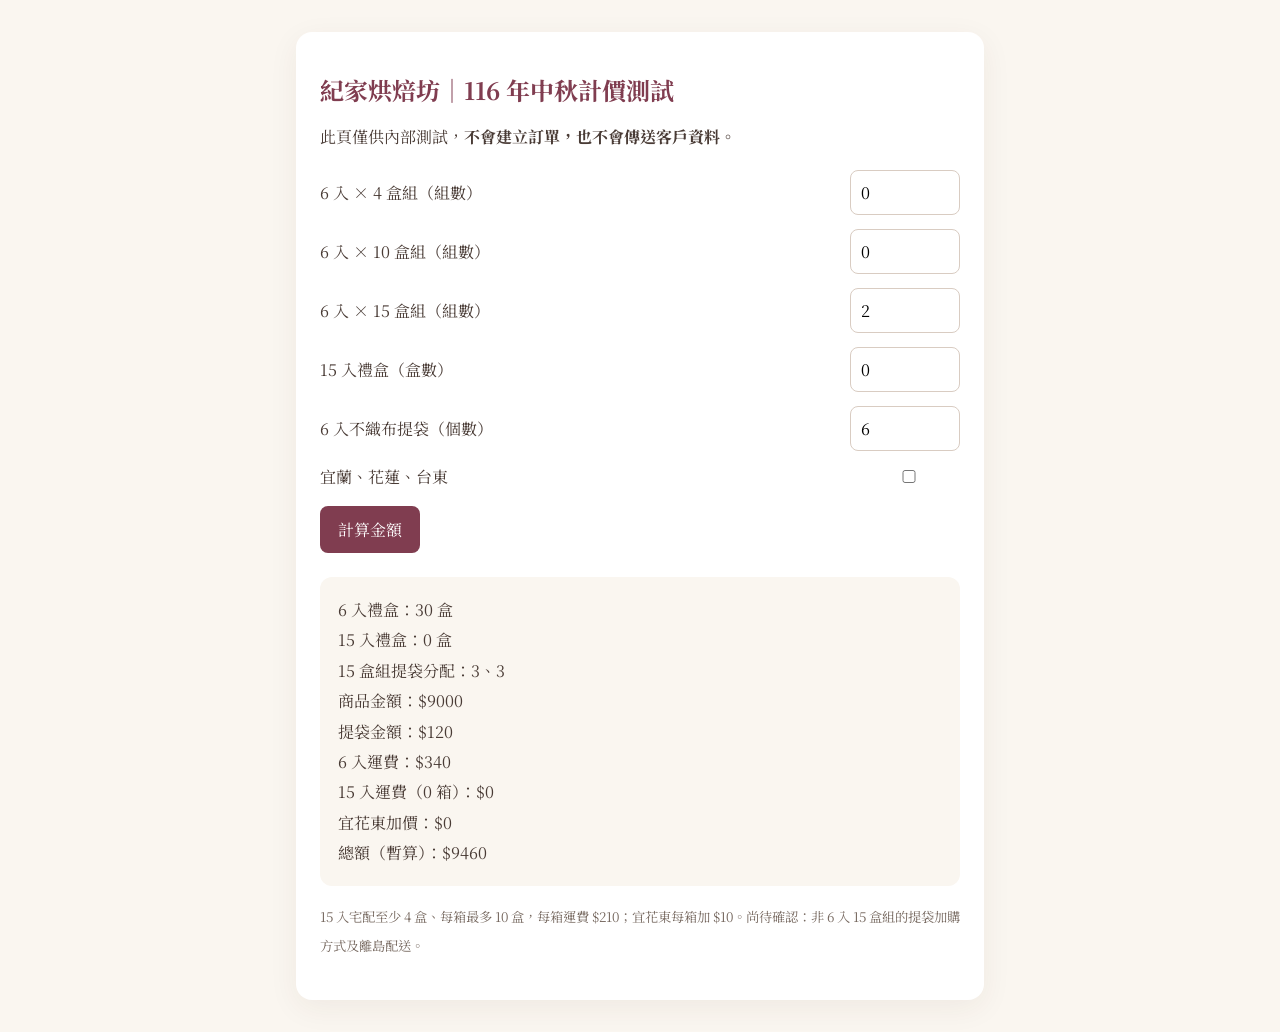
<file: pricing-test.html>
<!doctype html>
<html lang="zh-Hant"><head><meta charset="utf-8"><meta name="viewport" content="width=device-width,initial-scale=1">
<title>116年中秋｜紀家烘焙坊計價測試</title>
<style>body{font-family:system-ui,"Noto Sans TC",sans-serif;background:#faf6f0;color:#493b35;margin:0}main{max-width:640px;margin:32px auto;padding:24px;background:#fff;border-radius:16px;box-shadow:0 8px 30px #4c302010}h1{color:#803d50;font-size:24px}p{line-height:1.8}.grid{display:grid;grid-template-columns:1fr 110px;gap:14px;align-items:center;margin:18px 0}input{width:100%;box-sizing:border-box;padding:10px;border:1px solid #d9ccc2;border-radius:8px;font-size:16px}button{background:#803d50;color:white;border:0;border-radius:8px;padding:12px 18px;cursor:pointer}#result{margin-top:24px;padding:18px;background:#faf6f0;border-radius:12px;white-space:pre-line;line-height:1.9}small{color:#76685f}.warn{color:#a33b2e}
/* Still Ji 2027 — shared literary typography across all pages */
:root{--sj-font:"Noto Serif TC","Songti TC","PMingLiU",serif;--sj-heading:var(--sj-font)}
html,body,header,nav,footer,main,section,article,aside,div,p,span,a,li,td,th,label,small,strong,b,h1,h2,h3,h4,h5,h6,summary,button,input,select,textarea,option{font-family:var(--sj-font)!important}
button,input,select,textarea{font-size:inherit}
</style><link rel="preconnect" href="https://fonts.googleapis.com"><link rel="preconnect" href="https://fonts.gstatic.com" crossorigin><link href="https://fonts.googleapis.com/css2?family=Noto+Serif+TC:wght@400;500;600;700&display=swap" rel="stylesheet"></head><body><main>
<h1>紀家烘焙坊｜116 年中秋計價測試</h1>
<p>此頁僅供內部測試，<strong>不會建立訂單，也不會傳送客戶資料。</strong></p>
<div class="grid">
<label for="four">6 入 × 4 盒組（組數）</label><input id="four" type="number" min="0" step="1" value="0">
<label for="ten">6 入 × 10 盒組（組數）</label><input id="ten" type="number" min="0" step="1" value="0">
<label for="fifteenGroup">6 入 × 15 盒組（組數）</label><input id="fifteenGroup" type="number" min="0" step="1" value="2">
<label for="fifteenBoxes">15 入禮盒（盒數）</label><input id="fifteenBoxes" type="number" min="0" step="1" value="0">
<label for="bags">6 入不織布提袋（個數）</label><input id="bags" type="number" min="0" step="1" value="6">
<label for="remote">宜蘭、花蓮、台東</label><input id="remote" type="checkbox">
</div><button id="calc" type="button">計算金額</button><div id="result" role="status" aria-live="polite"></div>
<p><small>15 入宅配至少 4 盒、每箱最多 10 盒，每箱運費 $210；宜花東每箱加 $10。尚待確認：非 6 入 15 盒組的提袋加購方式及離島配送。</small></p>
</main><script src="pricing-2027.js"></script><script>
function show(){const fields=["four","ten","fifteenGroup","fifteenBoxes","bags"];const data={};fields.forEach(id=>data[id]=document.getElementById(id).value);data.remote=document.getElementById("remote").checked;const output=document.getElementById("result");try{const x=StillJi2027.calculate(data);output.className=x.requiresReview?"warn":"";output.textContent="6 入禮盒："+x.sixBoxes+" 盒\n15 入禮盒："+x.fifteenBoxes+" 盒\n15 盒組提袋分配："+(x.bagAllocation.join("、")||"無")+"\n商品金額：$"+x.goods+"\n提袋金額：$"+x.bagAmount+"\n6 入運費：$"+x.shippingSix+"\n15 入運費（"+x.fifteenCartons+" 箱）：$"+x.shippingFifteen+"\n宜花東加價：$"+x.remoteSurcharge+"\n總額（暫算）：$"+x.total+(x.requiresReview?"\n⚠️ 本組合含尚待確認的運費條件，不可直接收款。":"");}catch(e){output.className="warn";output.textContent="⚠️ "+e.message;}}
document.getElementById("calc").addEventListener("click",show);show();
</script></body></html>
</file>
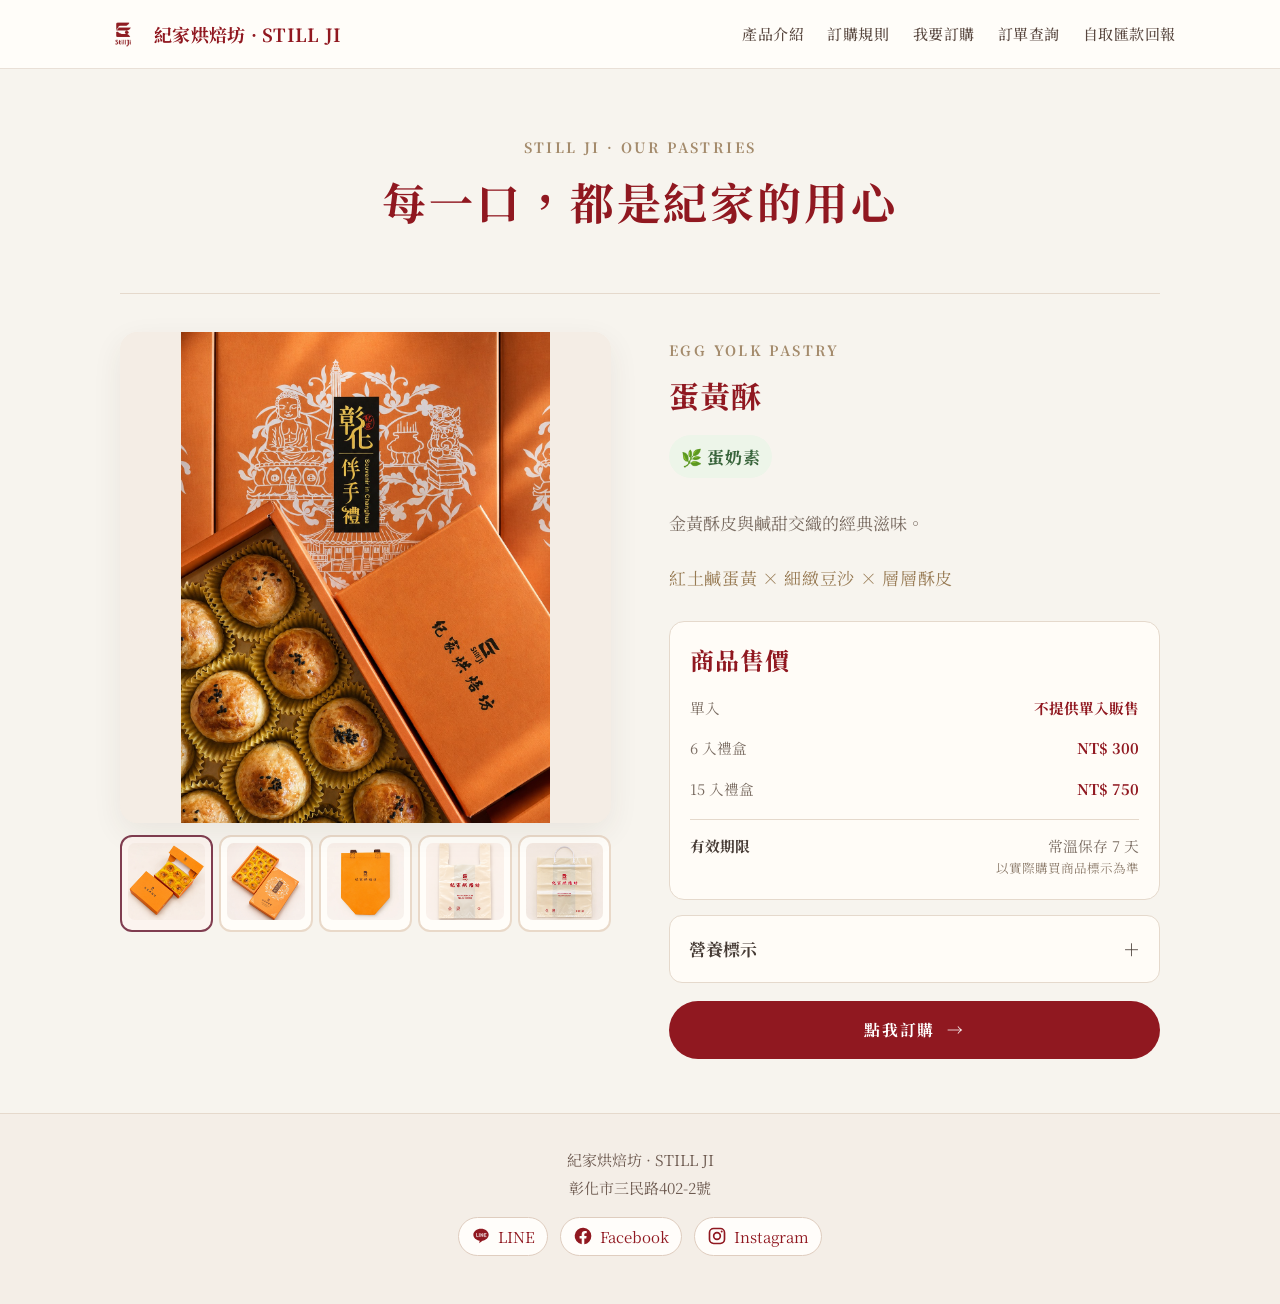
<file: products.html>
<!doctype html>
<html lang="zh-Hant">
<head><link rel="icon" type="image/png" sizes="180x180" href="./stillji_apple_touch_icon_180.png?v=2"><link rel="apple-touch-icon" sizes="180x180" href="./stillji_apple_touch_icon_180.png?v=2">
<meta charset="utf-8">
<meta name="viewport" content="width=device-width,initial-scale=1">
<meta name="theme-color" content="#f7f2e9">
<title>116年中秋產品介紹｜紀家烘焙坊</title>
<link rel="preconnect" href="https://fonts.googleapis.com">
<link rel="preconnect" href="https://fonts.gstatic.com" crossorigin>
<link href="https://fonts.googleapis.com/css2?family=Noto+Serif+TC:wght@400;500;600;700&display=swap" rel="stylesheet">

<style>
:root{--cream:#f7f2e9;--wine:#901820;--cocoa:#49352b;--soft:#725e51;--gold:#b79a68;--line:#e6dac9}
*{box-sizing:border-box}html{scroll-behavior:smooth}body{margin:0;background:var(--cream);font-family:"Noto Sans TC","Microsoft JhengHei",sans-serif;color:var(--cocoa)}
a{color:inherit}.container{width:min(1120px,calc(100% - 36px));margin:auto}
header{padding:18px 0;border-bottom:1px solid var(--line);background:#faf6ef}
.header-row{display:flex;align-items:center;justify-content:space-between;gap:16px;flex-wrap:wrap}
.brand{display:flex;align-items:center;gap:9px;text-decoration:none;font-family:serif;color:var(--wine);font-weight:700;font-size:clamp(1.05rem,2.5vw,1.5rem);letter-spacing:.07em}
.brand img{width:46px;height:46px;object-fit:contain}
.top-links{display:flex;gap:16px;align-items:center;font-size:.85rem}.top-links a{text-decoration:none}.top-links .order{background:var(--wine);color:white;padding:11px 17px;border-radius:99px}
.hero{text-align:center;padding:68px 0 46px}.eyebrow{color:var(--gold);font:700 .7rem Georgia,serif;letter-spacing:.18em}
h1,h2,h3{font-family:"Noto Serif TC","Songti TC",serif}h1{font-size:clamp(2rem,5vw,3.2rem);color:var(--wine);letter-spacing:.1em;margin:14px 0}
.hero p{line-height:1.9;color:var(--soft);font-size:.94rem}.chips{display:flex;justify-content:center;flex-wrap:wrap;gap:10px;margin:24px auto 0}
.chips a{text-decoration:none;border:1px solid var(--line);border-radius:99px;padding:9px 16px;background:#fffdfa;font-size:.84rem}
.product{display:grid;grid-template-columns:minmax(0,1fr) minmax(0,1fr);gap:clamp(22px,5vw,58px);align-items:start;padding:38px 0 54px;border-top:1px solid var(--line)}
.product-photo{border-radius:18px;overflow:hidden;background:#efe6d9;box-shadow:0 12px 35px #49352b16}
.product-photo img{display:block;width:100%;aspect-ratio:4/4;object-fit:cover}
.product-details{padding-top:10px}.product h2{color:var(--wine);font-size:clamp(1.6rem,3vw,2.35rem);margin:13px 0}
.product-description{line-height:1.9;color:var(--soft)}.product-feature{font-size:.85rem;color:#987b54;letter-spacing:.04em;margin:22px 0}
.price-panel{border:1px solid var(--line);border-radius:15px;background:#fffcf7;padding:20px;margin:26px 0 15px}
.price-panel h3{font-size:1.05rem;margin:0 0 16px;display:flex;justify-content:space-between;gap:12px}
.pending{font:500 .7rem sans-serif;color:#9b8165;border:1px solid #dfd0bd;border-radius:99px;padding:5px 8px}
.price-grid{display:grid;grid-template-columns:1fr auto;gap:13px;color:var(--soft);font-size:.86rem}
.price-grid strong{color:var(--wine)}small{display:block;color:#948475;font-size:.7rem;line-height:1.7;margin-top:14px}
.nutrition{border:1px solid var(--line);border-radius:13px;background:#fffcf7;overflow:hidden}
.nutrition summary{cursor:pointer;list-style:none;padding:16px 19px;font-weight:700;color:var(--cocoa);display:flex;justify-content:space-between}
.nutrition summary::-webkit-details-marker{display:none}.nutrition-inner{padding:0 19px 20px}.nutrition-inner p{font-size:.78rem;line-height:1.8;color:var(--soft)}
table{width:100%;border-collapse:collapse;font-size:.83rem;margin:12px 0}th,td{padding:9px 10px;border-bottom:1px solid var(--line);text-align:left}th{background:#f4ede3}td:last-child,th:last-child{text-align:right}
.footer{border-top:1px solid var(--line);text-align:center;padding:32px 10px 48px;color:var(--soft);font-size:.83rem;line-height:2}
.footer a{color:var(--wine);margin:0 8px}
@media(max-width:700px){.product{grid-template-columns:1fr;gap:17px;padding:26px 0 42px}.product-photo img{aspect-ratio:5/4}.hero{padding:46px 0 30px}.header-row{justify-content:center}.top-links{width:100%;justify-content:center}}
@media(prefers-reduced-motion:reduce){html{scroll-behavior:auto}}
.nutrition-label-photo{display:block;width:100%;max-width:550px;height:auto;margin:12px auto;border:1px solid var(--line);border-radius:9px;cursor:zoom-in}
.price-grid strong{text-align:right}
.product-diet{display:inline-block;margin:.25rem 0 .65rem;padding:.3rem .7rem;border-radius:999px;background:#edf5e9;color:#38643b;font-size:.85rem;font-weight:700;letter-spacing:.04em}
header{padding:0;background:#fffdf9;border-bottom:1px solid #e8dbcf}.container.header-row{width:min(1100px,100%);margin:auto;padding:12px 20px;display:flex;align-items:center;justify-content:space-between;gap:18px;flex-wrap:nowrap}.brand{font-family:"Noto Sans TC","Microsoft JhengHei",sans-serif;font-size:14px;font-weight:750;letter-spacing:0;gap:12px;color:#803d50;white-space:nowrap}.brand img{width:42px;height:42px}.top-links{display:flex;gap:18px;flex-wrap:wrap;font-size:14px;align-items:center}.top-links .order{background:transparent;color:inherit;padding:0;border-radius:0}.top-links a:hover{text-decoration:underline}@media(max-width:700px){.container.header-row{flex-wrap:wrap;justify-content:space-between}.top-links{width:auto;justify-content:flex-start;gap:12px}}

/* Still Ji 2027 — shared literary typography across all pages */
:root{--sj-font:"Noto Serif TC","Songti TC","PMingLiU",serif;--sj-heading:var(--sj-font)}
html,body,header,nav,footer,main,section,article,aside,div,p,span,a,li,td,th,label,small,strong,b,h1,h2,h3,h4,h5,h6,summary,button,input,select,textarea,option{font-family:var(--sj-font)!important}
button,input,select,textarea{font-size:inherit}

/* Header aligned with the home page */
header{background:#fffdf9;border-bottom:1px solid #e8dbcf;padding:0}
.sj-site-nav{max-width:1100px;margin:auto;display:flex;justify-content:space-between;align-items:center;gap:18px;padding:12px 20px}
.sj-site-nav .brand{display:flex;align-items:center;gap:12px;text-decoration:none;font-size:16px;font-weight:750;letter-spacing:0;color:#803d50;white-space:nowrap}
.sj-site-nav .brand img{width:42px;height:42px;object-fit:contain}
.sj-site-links{display:flex;gap:18px;flex-wrap:wrap;font-size:14px;align-items:center}
.sj-site-links a{text-decoration:none;color:inherit}
.sj-site-links a:hover{text-decoration:underline}
@media(max-width:700px){.sj-site-nav{flex-wrap:wrap}.sj-site-links{gap:12px}}
</style>
<style id="nutrition-tables-polish">
.nutrition-inner{padding:0 18px 20px}
.nutrition-serving{display:flex;justify-content:space-between;gap:12px;padding:13px 10px;background:#f2ebe2;border-bottom:1px solid #e6dac9;color:#49352b;font-size:.9rem}
.nutrition-meta{display:grid;grid-template-columns:1fr auto;gap:9px;padding:14px 10px;color:#725e51;font-size:.85rem}
.nutrition-meta strong{font-weight:500;color:#49352b}
.nutrition table{width:100%;margin:0 0 12px;font-size:.84rem}
.nutrition th{background:#f7f2e9;color:#49352b}
.nutrition th,.nutrition td{padding:10px;border-bottom:1px solid #e6dac9}
.nutrition th:last-child,.nutrition td:last-child{text-align:right;white-space:nowrap}
.nutrition-source{font-size:.76rem!important;margin-top:14px}
.nutrition-original-link{display:inline-block;font-size:.8rem;color:#901820;text-underline-offset:3px;margin-top:5px}
</style>
<style id="social-icons-and-nutrition-refinement">
.social-icons{display:flex;align-items:center;justify-content:center;gap:12px;flex-wrap:wrap;margin:14px 0 0}
.footer .social-icon-link{display:inline-flex;align-items:center;gap:7px;padding:8px 12px;margin:0;border:1px solid #e6dac9;border-radius:999px;background:#fffdf9;color:#901820;text-decoration:none;font-size:.83rem;transition:background .2s,border-color .2s}
.footer .social-icon-link:hover{background:#f0e5d9;border-color:#b79a68}
.social-icon-link svg{width:20px;height:20px;flex-shrink:0}
.nutrition-meta{grid-template-columns:1fr auto}
</style>
<style id="product-shelf-life-and-cta">
.shelf-life{display:flex;justify-content:space-between;gap:14px;margin-top:16px;padding:13px 0 0;border-top:1px solid var(--line);font-size:.87rem;line-height:1.7;color:var(--soft)}
.shelf-life strong{color:var(--cocoa);white-space:nowrap}.shelf-life span{text-align:right}.shelf-life small{margin:0;font-size:.74rem;color:#8c7b6b}
.allergen-note{border-top:1px solid var(--line);padding-top:13px;margin-top:12px;color:var(--cocoa)}
.allergen-note strong{font-size:.85rem;color:var(--wine)}
.allergen-note p{margin:7px 0 0;line-height:1.8}
.product-order-button{display:flex;align-items:center;justify-content:center;gap:12px;width:100%;margin-top:18px;padding:14px 20px;border-radius:999px;background:var(--wine);color:#fff!important;font-size:.93rem;font-weight:700;letter-spacing:.12em;text-decoration:none;transition:background .2s,transform .2s}
.product-order-button:hover{background:#6d1119;transform:translateY(-1px)}
.product-order-button:focus-visible{outline:3px solid var(--gold);outline-offset:3px}
</style><style>

/* STILL JI V4 — consistent typography and promotional banner hierarchy */
:root{--sj-font:"Noto Sans TC","PingFang TC","Microsoft JhengHei",sans-serif;}
html,body,button,input,select,textarea{font-family:var(--sj-font)!important;}
body h1,body h2,body h3,body h4,body h5,body h6,
body p,body a,body span,body strong,body label,body small,
.sj-nav-brand,.sj-nav-links,.sj-home-promo,.brand-product-title{
  font-family:var(--sj-font)!important;
}
.sj-top-nav{font-family:var(--sj-font)!important;}
.sj-nav-brand{font-size:clamp(1.02rem,1.5vw,1.25rem)!important;font-weight:700!important;letter-spacing:.045em!important;}
.sj-nav-links a,.sj-nav-links button{font-size:.9rem!important;font-weight:600!important;letter-spacing:.015em!important;}
.sj-home-promo{background:#fffdf9!important;border-color:#e7dcd0!important;box-shadow:0 5px 18px rgba(73,53,43,.04)!important;padding:clamp(22px,3vw,32px)!important;}
.sj-home-promo .sj-promo-content{display:flex!important;flex-direction:column!important;align-items:center!important;justify-content:center!important;gap:10px!important;width:100%!important;text-align:center!important;}
.sj-home-promo .sj-promo-eyebrow{font-size:clamp(.73rem,1.2vw,.81rem)!important;letter-spacing:.1em!important;font-weight:700!important;text-align:center!important;}
.sj-home-promo h2{font-size:clamp(1.35rem,2.5vw,1.75rem)!important;line-height:1.45!important;font-weight:800!important;letter-spacing:.035em!important;text-align:center!important;margin:0!important;}
.sj-home-promo p{font-size:clamp(.92rem,1.45vw,1.03rem)!important;line-height:1.7!important;text-align:center!important;margin:0!important;}
.sj-home-promo .sj-promo-small{font-size:clamp(.8rem,1.15vw,.88rem)!important;line-height:1.8!important;max-width:37rem!important;text-align:center!important;}
.sj-home-promo .sj-promo-order{font-family:var(--sj-font)!important;font-size:.95rem!important;font-weight:700!important;line-height:1.5!important;margin:10px auto 0!important;padding:11px 22px!important;}
@media(max-width:650px){
 .sj-nav-links a,.sj-nav-links button{font-size:.83rem!important;}
 .sj-home-promo{padding:22px 16px!important;}
 .sj-home-promo h2{font-size:1.35rem!important;}
 .sj-home-promo p{font-size:.92rem!important;}
 .sj-home-promo .sj-promo-small{font-size:.81rem!important;}
}

</style>
<style id="sj-v5-serif-header">
/* V5: consistent warm serif, left-anchored navigation and compact page headers */
:root{--sj-font:"Noto Serif TC","Songti TC","PMingLiU",serif;}
html,body,button,input,select,textarea{font-family:var(--sj-font)!important;}
body h1,body h2,body h3,body h4,body h5,body h6,body p,body a,body span,body strong,body label,body small{font-family:var(--sj-font)!important;}
.sj-top-nav-inner{max-width:none!important;margin:0!important;padding-left:clamp(12px,2vw,30px)!important;justify-content:flex-start!important;}
.sj-nav-brand,.sj-nav-links,.sj-nav-links a,.sj-nav-links button{font-family:var(--sj-font)!important;}
.sj-nav-links{margin-left:0!important;justify-content:flex-start!important;flex:0 1 auto!important;}
.sj-nav-brand{margin-left:0!important;}
@media(max-width:700px){.sj-top-nav-inner{padding-left:12px!important;}.sj-nav-brand{margin-left:0!important;}.sj-nav-links{justify-content:flex-start!important;}}

header{padding:7px 0!important;min-height:65px;display:flex;align-items:center;}
header .container{width:auto!important;max-width:none!important;margin:0!important;padding-left:clamp(12px,2vw,30px)!important;padding-right:16px!important;flex:1;}
.header-row{justify-content:flex-start!important;flex-wrap:nowrap!important;gap:clamp(16px,2vw,30px)!important;}
.brand{font-size:clamp(1.02rem,1.5vw,1.25rem)!important;letter-spacing:.045em!important;}
.brand img{width:38px!important;height:38px!important;}
.top-links{margin-left:0!important;gap:12px!important;font-size:.9rem!important;}
.top-links .order{padding:9px 13px!important;}
@media(max-width:700px){.header-row{flex-wrap:wrap!important;gap:4px 12px!important;}.top-links{width:100%!important;justify-content:flex-start!important;}}
</style><style id="sj-v6-balanced-readable">
/* V6: readable interface typography; serif display headings; balanced header */
:root{--sj-font:"Noto Sans TC","PingFang TC","Microsoft JhengHei",sans-serif;--sj-heading:"Noto Serif TC","Songti TC","PMingLiU",serif;}
html,body,button,input,select,textarea,body p,body a,body span,body strong,body label,body small{font-family:var(--sj-font)!important;}
body h1,body h2,body h3,body h4,body h5,body h6,.brand-product-title{font-family:var(--sj-heading)!important;font-weight:700!important;}
.sj-top-nav-inner{max-width:none!important;margin:0!important;padding:8px clamp(14px,2.2vw,36px)!important;display:flex!important;align-items:center!important;justify-content:space-between!important;gap:18px!important;}
.sj-nav-brand{margin:0!important;order:0!important;font-family:var(--sj-font)!important;font-weight:800!important;flex-shrink:0!important;}
.sj-nav-links{margin-left:auto!important;flex:0 1 auto!important;order:1!important;justify-content:flex-end!important;gap:5px!important;}
.sj-nav-links a,.sj-nav-links button{font-family:var(--sj-font)!important;font-weight:700!important;font-size:.91rem!important;}
@media(max-width:700px){.sj-top-nav-inner{flex-wrap:wrap!important;gap:5px!important;padding:8px 12px!important;}.sj-nav-links{flex-basis:100%!important;width:100%!important;justify-content:flex-end!important;overflow-x:auto!important;}.sj-nav-links a,.sj-nav-links button{font-size:.83rem!important;padding:8px 9px!important;}}
header .container{width:100%!important;max-width:none!important;margin:0!important;padding:0 clamp(14px,2.2vw,36px)!important;}.header-row{display:flex!important;justify-content:space-between!important;align-items:center!important;gap:18px!important;}.brand{font-family:var(--sj-font)!important;font-weight:800!important;}.top-links{margin-left:auto!important;justify-content:flex-end!important;font-family:var(--sj-font)!important;font-weight:700!important;}@media(max-width:700px){.header-row{flex-wrap:wrap!important;}.top-links{width:100%!important;justify-content:flex-end!important;}}</style><link rel="preconnect" href="https://fonts.googleapis.com"><link rel="preconnect" href="https://fonts.gstatic.com" crossorigin><link href="https://fonts.googleapis.com/css2?family=Noto+Serif+TC:wght@400;500;600;700&display=swap" rel="stylesheet">
<style id="product-header-home-match-final">
/* Override older product-only header rules; match index.html geometry. */
body>header{display:block!important;min-height:0!important;padding:0!important;background:#fffdf9!important;border-bottom:1px solid #e8dbcf!important}
body>header>.sj-site-nav{box-sizing:border-box!important;width:100%!important;max-width:1100px!important;margin:0 auto!important;padding:12px 20px!important;display:flex!important;align-items:center!important;justify-content:space-between!important;gap:18px!important;flex-wrap:nowrap!important}
body>header .sj-site-nav .brand{display:flex!important;align-items:center!important;gap:12px!important;font-size:16px!important;line-height:normal!important;white-space:nowrap!important;letter-spacing:0!important;font-weight:750!important;flex-shrink:0!important}
body>header .sj-site-nav .brand img{width:42px!important;height:42px!important;object-fit:contain!important}
body>header .sj-site-links{display:flex!important;align-items:center!important;gap:18px!important;flex-wrap:wrap!important;justify-content:flex-end!important;font-size:14px!important;margin-left:auto!important}
body>header .sj-site-links a{font-size:14px!important;font-weight:400!important;padding:0!important}
@media(max-width:700px){body>header>.sj-site-nav{flex-wrap:wrap!important}body>header .sj-site-links{margin-left:0!important;justify-content:flex-start!important;gap:12px!important}}
</style>
<style id="product-font-match-home-final">
/* The homepage uses Noto Serif TC sitewide; match its exact font stack. */
:root{--sj-font:"Noto Serif TC","Songti TC","PMingLiU",serif!important}
body>header,body>header nav,body>header a,body>header span,
body>header .brand,body>header .sj-site-links,body>header .sj-site-links a{
 font-family:"Noto Serif TC","Songti TC","PMingLiU",serif!important;
}
body>header .sj-site-nav .brand{font-weight:750!important;font-size:16px!important;letter-spacing:0!important}
body>header .sj-site-links a{font-weight:400!important;font-size:14px!important;letter-spacing:normal!important}
</style>
<style id="sj-unified-social-icons">
footer .social-icons{display:flex!important;align-items:center!important;justify-content:center!important;gap:12px!important;flex-wrap:wrap!important;margin:14px 0 0!important}
footer .social-icons .social-icon-link{display:inline-flex!important;align-items:center!important;justify-content:center!important;gap:7px!important;padding:8px 12px!important;margin:0!important;border:1px solid #e6dac9!important;border-radius:999px!important;background:#fffdf9!important;color:#901820!important;text-decoration:none!important;font-size:.83rem!important;line-height:1.4!important;font-weight:400!important}
footer .social-icons .social-icon-link:hover{background:#f0e5d9!important;border-color:#b79a68!important}
footer .social-icons .social-icon-link svg{display:block!important;width:20px!important;height:20px!important;flex:0 0 20px!important;fill:none}
footer .social-icons .social-icon-link svg path[fill="currentColor"],footer .social-icons .social-icon-link svg circle[fill="currentColor"]{fill:currentColor!important}
footer .social-icons .social-icon-link svg path:not([fill]),footer .social-icons .social-icon-link svg rect:not([fill]){fill:currentColor}
</style><style id="sj-products-serif-everywhere">
/* Consistent Noto Serif TC on every visible text element of the product page. */
:root{--sj-font:"Noto Serif TC","Songti TC","PMingLiU",serif!important;--sj-heading:"Noto Serif TC","Songti TC","PMingLiU",serif!important}
html,body,body *,body *::before,body *::after{
 font-family:"Noto Serif TC","Songti TC","PMingLiU",serif!important;
}
</style><link rel="stylesheet" href="stillji-design.css?v=20261118d"><style id="sj-product-gallery">
.product{display:grid;grid-template-columns:minmax(0,1fr) minmax(0,1fr);gap:clamp(22px,5vw,58px);align-items:start;padding:38px 0 54px}
.sj-gallery{min-width:0;width:100%;margin:0}
.sj-gallery-main{position:relative;overflow:hidden;border-radius:18px;background:#f4ede5;box-shadow:0 10px 30px #49352b13}
.sj-gallery-main>img{display:block;width:100%;aspect-ratio:1;object-fit:contain;background:#f4ede5}
.sj-gallery-caption{position:absolute;bottom:14px;left:14px;background:#fffdf9eb;border-radius:999px;padding:8px 14px;font-size:13px;color:#803d50}
.sj-gallery-thumbs{display:grid;grid-template-columns:repeat(5,minmax(0,1fr));gap:6px;margin-top:12px}
.sj-gallery-thumb{cursor:pointer;display:flex;flex-direction:column;gap:7px;align-items:center;padding:6px 6px 10px;border:2px solid #e9d9c9;background:#fffdf9;border-radius:12px;min-width:0}
.sj-gallery-thumb.is-active{border-color:#803d50;background:#fcf4ef}
.sj-gallery-thumb img{display:block;width:100%;aspect-ratio:1;object-fit:cover;border-radius:7px;background:#f4ede5}
.sj-selected-description{margin-top:12px;padding:12px 16px;border:1px solid #e9d9c9;border-radius:12px;background:#fffdf9;color:#735b50;line-height:1.8}.sj-selected-description strong{color:#803d50}.sj-selected-description p{margin:4px 0 0;font-size:13px;white-space:pre-line}
.sj-gallery-thumb:focus-visible{outline:3px solid #803d50;outline-offset:2px}
.sj-gallery-info{margin-top:16px;padding:17px 20px;background:#fffdf9;border:1px solid #e9d9c9;border-radius:14px;line-height:1.85}
.sj-gallery-info h3{margin:0 0 5px;font-size:1.1rem;color:#803d50}
.sj-gallery-info p{margin:0;color:#725e51;font-size:.9rem}
.product-details{min-width:0;padding-top:8px}
@media(max-width:700px){.product{grid-template-columns:1fr;gap:22px;padding:26px 0 42px}.sj-gallery-main>img{aspect-ratio:1}.sj-gallery-thumbs{gap:5px}.sj-gallery-thumb{padding:4px 3px 7px;border-radius:8px}.sj-gallery-thumb span{font-size:10px;line-height:1.35}.sj-gallery-info{padding:14px 16px}}
</style></head>
<body>
<header><nav class="sj-global-nav"><a class="brand" href="index.html"><img src="images/stillji-logo-transparent.png" alt="紀家烘焙坊標誌"><span>紀家烘焙坊 · STILL JI</span></a><div class="links"><a href="products.html">產品介紹</a><a href="rules.html">訂購規則</a><a href="order.html">我要訂購</a><a href="lookup.html">訂單查詢</a><a href="remittance.html">自取匯款回報</a></div></nav></header>
<main class="container">
<section class="hero">
<div class="eyebrow">STILL JI · OUR PASTRIES</div>
<h1>每一口，都是紀家的用心</h1>


</section>

<section class="product" id="p1">
  <div class="sj-gallery" aria-label="商品及提袋實物展示"><div class="sj-gallery-main"><img id="sjGalleryMain" src="images/gift-box-detail.jpg" alt="紀家烘焙坊蛋黃酥實品照" loading="lazy"></div><div class="sj-gallery-thumbs" role="group" aria-label="選擇商品照片"><button type="button" class="sj-gallery-thumb is-active" data-src="images/six-box.webp" data-name="6 入蛋黃酥禮盒" aria-label="查看6 入蛋黃酥禮盒" aria-pressed="true"><img src="images/six-box.webp" alt="" loading="lazy" onerror="this.style.visibility='hidden'"></button><button type="button" class="sj-gallery-thumb" data-src="images/fifteen-box.webp" data-name="15 入蛋黃酥禮盒" aria-label="查看15 入蛋黃酥禮盒" aria-pressed="false"><img src="images/fifteen-box.webp" alt="" loading="lazy" onerror="this.style.visibility='hidden'"></button><button type="button" class="sj-gallery-thumb" data-src="images/nonwoven-bag.webp" data-name="橘色不織布提袋" aria-label="查看橘色不織布提袋" aria-pressed="false"><img src="images/nonwoven-bag.webp" alt="" loading="lazy" onerror="this.style.visibility='hidden'"></button><button type="button" class="sj-gallery-thumb" data-src="images/six-plastic-bag.png" data-name="6 入一般塑膠背心袋" aria-label="查看6 入一般塑膠背心袋" aria-pressed="false"><img src="images/six-plastic-bag.png" alt="" loading="lazy" onerror="this.style.visibility='hidden'"></button><button type="button" class="sj-gallery-thumb" data-src="images/fifteen-plastic-bag.webp" data-name="15 入專用塑膠禮盒袋" aria-label="查看15 入專用塑膠禮盒袋" aria-pressed="false"><img src="images/fifteen-plastic-bag.webp" alt="" loading="lazy" onerror="this.style.visibility='hidden'"></button></div><div class="sj-selected-description" id="sjSelectedDescription" aria-live="polite" hidden><strong id="sjSelectedName"></strong><p id="sjSelectedText"></p></div></div>
  <div class="product-details">
    <div class="eyebrow">EGG YOLK PASTRY</div>
    <h2>蛋黃酥</h2>
    <p class="product-diet" aria-label="飲食分類：蛋奶素">🌿 蛋奶素</p>
    <p class="product-description">金黃酥皮與鹹甜交織的經典滋味。</p>
    <p class="product-feature">紅土鹹蛋黃 × 細緻豆沙 × 層層酥皮</p>
    <div class="price-panel">
      <h3>商品售價</h3>
      <div class="price-grid"><span>單入</span><strong>不提供單入販售</strong><span>6 入禮盒</span><strong>NT$ 300</strong><span>15 入禮盒</span><strong>NT$ 750</strong></div>
      <div class="shelf-life"><strong>有效期限</strong><span>常溫保存 7 天<br><small>以實際購買商品標示為準</small></span></div>
    </div>
    <details class="nutrition">
      <summary>營養標示 <span aria-hidden="true">＋</span></summary>
      <div class="nutrition-inner">
        <div class="nutrition-serving"><strong>營養標示</strong><span>每份</span></div>
        <div class="nutrition-meta"><span>每一份量</span><strong>60 公克</strong></div>
        <table aria-label="蛋黃酥營養標示，每份含量"><thead><tr><th scope="col">營養項目</th><th scope="col">每份含量</th></tr></thead><tbody><tr><td>熱量</td><td>259 大卡</td></tr><tr><td>蛋白質</td><td>5.1 公克</td></tr><tr><td>脂肪</td><td>13.8 公克</td></tr><tr><td>　飽和脂肪</td><td>6.5 公克</td></tr><tr><td>　反式脂肪</td><td>0.0 公克</td></tr><tr><td>碳水化合物</td><td>28.1 公克</td></tr><tr><td>　糖</td><td>6 公克</td></tr><tr><td>鈉</td><td>53 毫克</td></tr></tbody></table>
        <div class="allergen-note"><strong>過敏原提醒</strong><p>本產品含有小麥麵粉、蛋、牛奶製品、大豆製品、芝麻，不適合對其過敏體質者食用。</p></div>
      </div>
    </details>
<a class="product-order-button" href="order.html" aria-label="前往訂購">點我訂購 <span aria-hidden="true">→</span></a>
  </div>
</section>
</main>
<footer class="footer">紀家烘焙坊 · STILL JI<br>彰化市三民路402-2號<br><div class="social-icons">
<a class="social-icon-link" href="https://lin.ee/ifHbhYi" target="_blank" rel="noopener"><svg viewBox="0 0 24 24" aria-hidden="true"><path d="M12 3.3c-5.1 0-9.2 3.2-9.2 7.2 0 3.6 3.2 6.5 7.6 7.1l-.6 3.1 4-3.1c4.2-.6 7.4-3.5 7.4-7.1 0-4-4.1-7.2-9.2-7.2Z" fill="currentColor"/><path d="M6.6 9v3.7h2M10 9v3.7m1.8 0V9l2.2 3.7V9m4.1 0h-2.3v3.7h2.3m-2.3-1.9h1.8" stroke="#fff" stroke-width=".75" stroke-linecap="round" stroke-linejoin="round" fill="none"/></svg><span>LINE</span></a>
<a class="social-icon-link" href="https://www.facebook.com/JiPastry" target="_blank" rel="noopener"><svg viewBox="0 0 24 24" aria-hidden="true"><path fill="currentColor" d="M22 12a10 10 0 1 0-11.56 9.88v-6.99H7.9V12h2.54V9.8c0-2.5 1.49-3.88 3.77-3.88 1.1 0 2.25.2 2.25.2v2.47H15.2c-1.24 0-1.63.77-1.63 1.56V12h2.77l-.44 2.89h-2.33v6.99A10 10 0 0 0 22 12Z"/></svg><span>Facebook</span></a>
<a class="social-icon-link" href="https://www.instagram.com/still_ji/" target="_blank" rel="noopener"><svg viewBox="0 0 24 24" aria-hidden="true"><rect x="3" y="3" width="18" height="18" rx="5" stroke="currentColor" stroke-width="2" fill="none"/><circle cx="12" cy="12" r="4" stroke="currentColor" stroke-width="2" fill="none"/><circle cx="17.6" cy="6.7" r="1.2" fill="currentColor"/></svg><span>Instagram</span></a>
</div></footer>
<script id="sj-product-gallery-script">(function(){
const main=document.getElementById("sjGalleryMain"),detail=document.getElementById("sjSelectedDescription"),title=document.getElementById("sjSelectedName"),description=document.getElementById("sjSelectedText");
const descriptions={
"6 入蛋黃酥禮盒":"每盒 6 顆，NT$300。\n（隨貨附一般塑膠背心袋。）",
"15 入蛋黃酥禮盒":"每盒 15 顆，NT$750。\n（隨貨附 15 入專用塑膠禮盒袋。）",
"橘色不織布提袋":"NT$20／個，適用於 6 入禮盒。\n（可依需求加購，不適用於 15 入禮盒。）",
"6 入一般塑膠背心袋":"6 入禮盒隨貨附贈。",
"15 入專用塑膠禮盒袋":"15 入禮盒隨貨附贈。"
};
const buttons=[...document.querySelectorAll(".sj-gallery-thumb")];
buttons.forEach(btn=>btn.addEventListener("click",()=>{
const src=btn.dataset.src,name=btn.dataset.name;
const test=new Image();test.onload=()=>{
main.src=src;main.alt=name;title.textContent=name;description.textContent=descriptions[name]||"";detail.hidden=false;
buttons.forEach(b=>{const active=b===btn;b.classList.toggle("is-active",active);b.setAttribute("aria-pressed",String(active));});
};test.onerror=()=>{title.textContent=name;description.textContent="照片暫時無法顯示，請稍後再試。";detail.hidden=false;};test.src=src;
}));

})();</script></body></html>
</file>
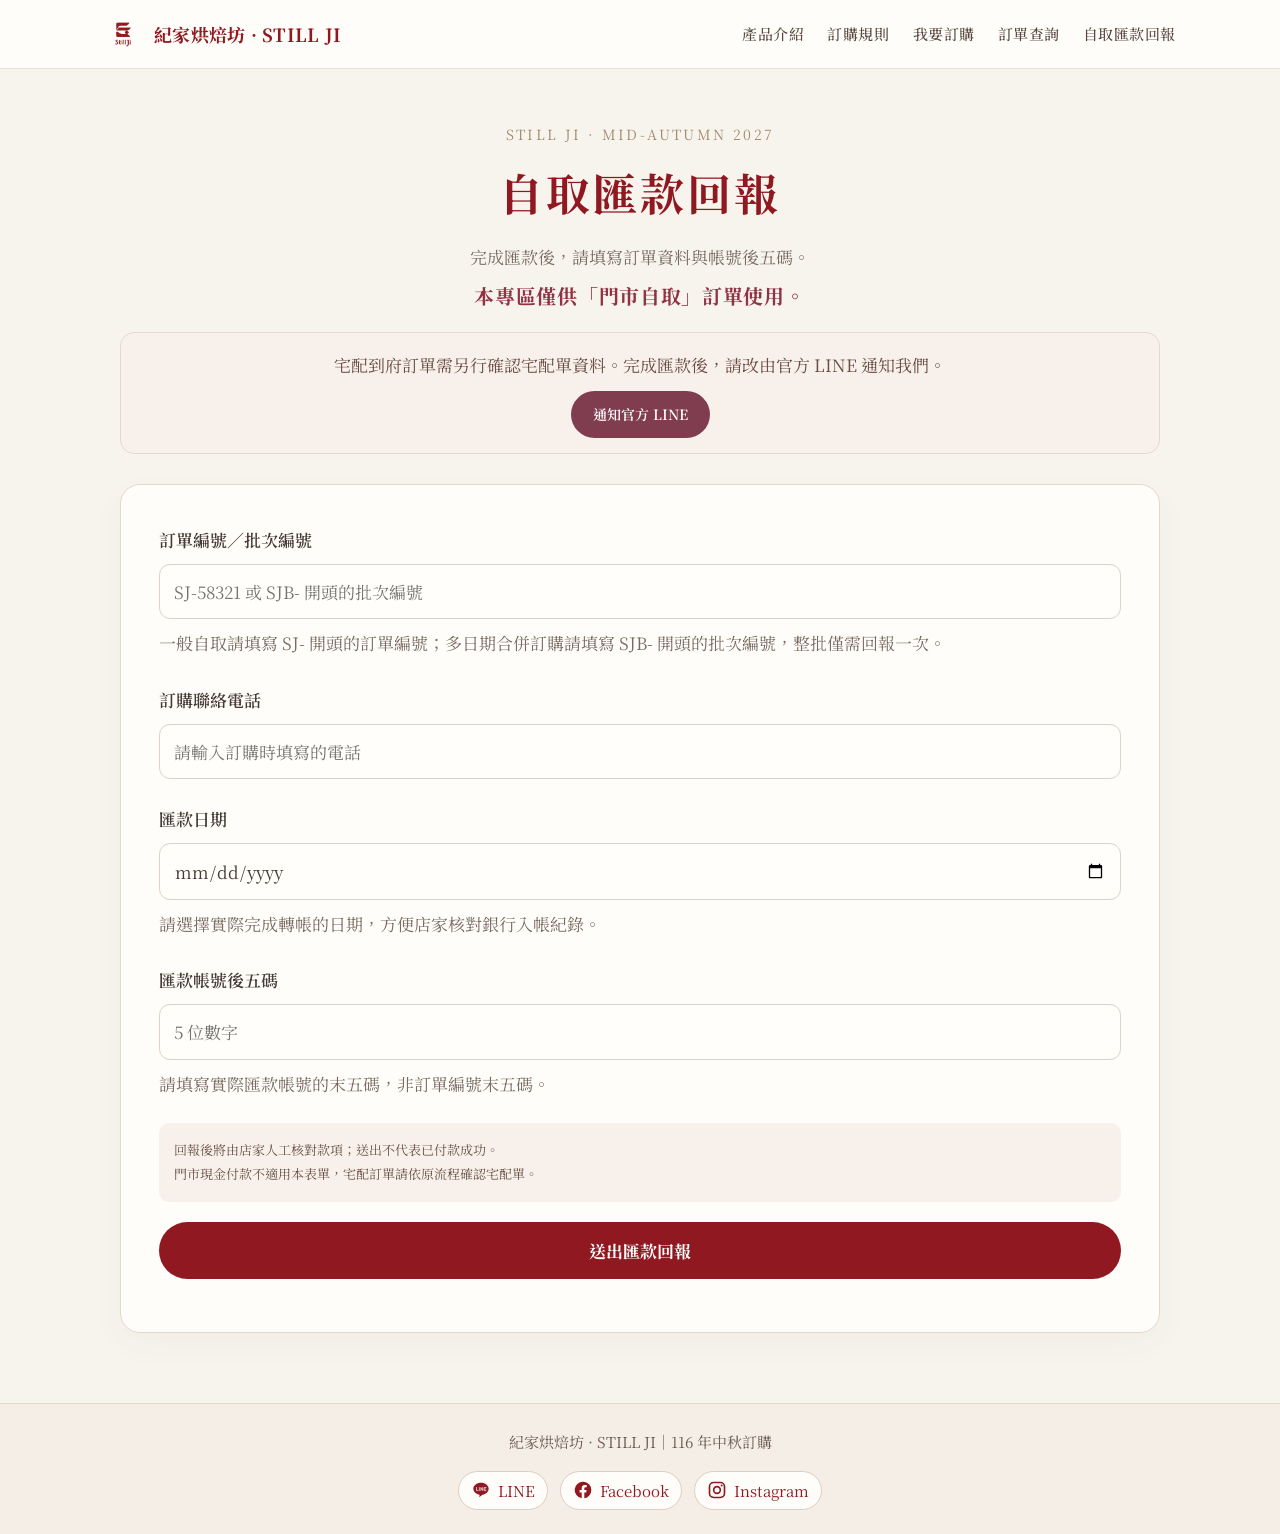
<file: remittance.html>
<!doctype html>
<html lang="zh-Hant"><head><link rel="icon" type="image/png" sizes="180x180" href="./stillji_apple_touch_icon_180.png?v=2"><link rel="apple-touch-icon" sizes="180x180" href="./stillji_apple_touch_icon_180.png?v=2"><meta charset="utf-8"><meta name="viewport" content="width=device-width,initial-scale=1">
<title>自取匯款回報｜紀家烘焙坊 116 年中秋</title>
<link rel="preconnect" href="https://fonts.googleapis.com"><link href="https://fonts.googleapis.com/css2?family=Noto+Serif+TC:wght@400;500;600;700&display=swap" rel="stylesheet">
<style>
:root{--wine:#803d50;--ink:#49352b;--muted:#806d60;--line:#e8dbcf;--bg:#faf6f0}
*{box-sizing:border-box}body{margin:0;background:var(--bg);color:var(--ink);font-family:"Noto Serif TC",serif;min-height:100vh;display:flex;flex-direction:column}
header{background:#fffdf9;border-bottom:1px solid var(--line)}nav{max-width:1100px;margin:auto;padding:14px 20px;display:flex;align-items:center;justify-content:space-between;gap:16px;flex-wrap:wrap}
.brand{color:var(--wine);font-weight:700;text-decoration:none}.links{display:flex;gap:15px;flex-wrap:wrap;font-size:14px}.links a{color:var(--ink);text-decoration:none}
main{width:min(620px,100%);margin:0 auto;padding:52px 18px 70px;flex:1}.eyebrow{letter-spacing:.18em;color:#a88965;font-size:12px;text-align:center}h1{color:var(--wine);text-align:center;font-size:clamp(27px,5vw,36px);font-weight:600;margin:14px 0}p{line-height:1.9}.intro{text-align:center;color:var(--muted);font-size:14px}
.panel{margin-top:30px;padding:clamp(22px,5vw,36px);background:#fffdfa;border:1px solid var(--line);border-radius:16px;box-shadow:0 7px 28px #49352b08}
label{display:block;font-size:14px;font-weight:600;margin:0 0 8px}.field{margin-bottom:23px}
input{width:100%;font:inherit;font-size:16px;padding:13px 14px;border:1px solid #d5c8bd;border-radius:9px;background:#fff;outline:none}
input:focus{border-color:var(--wine);box-shadow:0 0 0 3px #803d501a}.hint{font-size:12px;color:var(--muted);margin-top:7px}
.note{background:#f8f0ea;padding:15px;border-radius:10px;font-size:13px;line-height:1.9;color:#695348}
button{width:100%;border:0;border-radius:9px;padding:15px;font:inherit;font-weight:700;background:var(--wine);color:white;margin-top:20px;cursor:pointer}button:disabled{background:#b7aaa7;cursor:not-allowed}
#status{margin-top:15px;color:var(--wine);font-size:13px;line-height:1.8}
footer{text-align:center;padding:24px;border-top:1px solid var(--line);color:var(--muted);font-size:13px}
@media(max-width:600px){main{padding-top:35px}.links{gap:10px}}
.pickup-only-emphasis{display:inline-block;font-size:clamp(17px,3.8vw,20px);font-weight:700;color:#913343;letter-spacing:.035em;line-height:1.8;margin-top:5px}
</style><style id="sj-unified-social-icons">
footer .social-icons{display:flex!important;align-items:center!important;justify-content:center!important;gap:12px!important;flex-wrap:wrap!important;margin:14px 0 0!important}
footer .social-icons .social-icon-link{display:inline-flex!important;align-items:center!important;justify-content:center!important;gap:7px!important;padding:8px 12px!important;margin:0!important;border:1px solid #e6dac9!important;border-radius:999px!important;background:#fffdf9!important;color:#901820!important;text-decoration:none!important;font-size:.83rem!important;line-height:1.4!important;font-weight:400!important}
footer .social-icons .social-icon-link:hover{background:#f0e5d9!important;border-color:#b79a68!important}
footer .social-icons .social-icon-link svg{display:block!important;width:20px!important;height:20px!important;flex:0 0 20px!important;fill:none}
footer .social-icons .social-icon-link svg path[fill="currentColor"],footer .social-icons .social-icon-link svg circle[fill="currentColor"]{fill:currentColor!important}
footer .social-icons .social-icon-link svg path:not([fill]),footer .social-icons .social-icon-link svg rect:not([fill]){fill:currentColor}
</style><link rel="stylesheet" href="stillji-design.css?v=20261118d"><style id="sj-remit-font">#remitResult,#remitResult *{font-family:var(--sj-font,"Noto Serif TC",serif)!important}</style></head><body>
<header><nav class="sj-global-nav"><a class="brand" href="index.html"><img src="images/stillji-logo-transparent.png" alt="紀家烘焙坊標誌"><span>紀家烘焙坊 · STILL JI</span></a><div class="links"><a href="products.html">產品介紹</a><a href="rules.html">訂購規則</a><a href="order.html">我要訂購</a><a href="lookup.html">訂單查詢</a><a href="remittance.html">自取匯款回報</a></div></nav></header>
<main><div class="eyebrow">STILL JI · MID-AUTUMN 2027</div><h1>自取匯款回報</h1><p class="intro">完成匯款後，請填寫訂單資料與帳號後五碼。<br><strong class="pickup-only-emphasis">本專區僅供「門市自取」訂單使用。</strong></p><div class="delivery-help" aria-label="宅配匯款通知" style="margin:18px auto 0;padding:15px 17px;border:1px solid #e7d8cb;border-radius:14px;background:#f8f0ea;text-align:center"><p style="margin:0 0 10px;line-height:1.8;font-size:13px;color:#694d43">宅配到府訂單需另行確認宅配單資料。完成匯款後，請改由官方 LINE 通知我們。</p><a href="https://lin.ee/ifHbhYi" target="_blank" rel="noopener" style="display:inline-block;background:#803d50;color:#fff;text-decoration:none;padding:10px 22px;border-radius:999px;font-size:14px;font-weight:600">通知官方 LINE</a></div>
<section class="panel"><form id="remittanceForm" autocomplete="on">
<div class="field"><label for="orderId">訂單編號／批次編號</label><input id="orderId" name="orderId" maxlength="24" required placeholder="SJ-58321 或 SJB- 開頭的批次編號" autocomplete="off"><div class="hint">一般自取請填寫 SJ- 開頭的訂單編號；多日期合併訂購請填寫 SJB- 開頭的批次編號，整批僅需回報一次。</div></div>
<div class="field"><label for="phone">訂購聯絡電話</label><input id="phone" name="phone" type="tel" maxlength="30" required placeholder="請輸入訂購時填寫的電話" autocomplete="tel"></div>
<div class="field"><label for="transferDate">匯款日期</label><input id="transferDate" name="transferDate" type="date" required><div class="hint">請選擇實際完成轉帳的日期，方便店家核對銀行入帳紀錄。</div></div>
<div class="field"><label for="last5">匯款帳號後五碼</label><input id="last5" name="last5" inputmode="numeric" pattern="[0-9]{5}" minlength="5" maxlength="5" required placeholder="5 位數字" autocomplete="off"><div class="hint">請填寫實際匯款帳號的末五碼，非訂單編號末五碼。</div></div>
<div class="note">回報後將由店家人工核對款項；送出不代表已付款成功。<br>門市現金付款不適用本表單，宅配訂單請依原流程確認宅配單。</div>
<input type="hidden" name="action" value="pickup-remittance"><input type="hidden" name="website" value="stillji2027"><div style="position:absolute;left:-10000px" aria-hidden="true"><label for="company">公司</label><input id="company" name="company" tabindex="-1" autocomplete="off"></div><button id="submitBtn" type="submit" disabled>送出匯款回報</button><div id="status" role="status" aria-live="polite"></div>
<input type="hidden" name="responseMode" value="inline-v1"><input type="hidden" name="requestId" id="remitRequestId"></form></section><iframe name="sj27RemitFrame" title="匯款回報結果" hidden></iframe><section id="remitResult" class="panel" hidden aria-live="polite"></section></main>
<footer>紀家烘焙坊 · STILL JI｜116 年中秋訂購<div class="social-icons">
<a class="social-icon-link" href="https://lin.ee/ifHbhYi" target="_blank" rel="noopener"><svg viewBox="0 0 24 24" aria-hidden="true"><path d="M12 3.3c-5.1 0-9.2 3.2-9.2 7.2 0 3.6 3.2 6.5 7.6 7.1l-.6 3.1 4-3.1c4.2-.6 7.4-3.5 7.4-7.1 0-4-4.1-7.2-9.2-7.2Z" fill="currentColor"/><path d="M6.6 9v3.7h2M10 9v3.7m1.8 0V9l2.2 3.7V9m4.1 0h-2.3v3.7h2.3m-2.3-1.9h1.8" stroke="#fff" stroke-width=".75" stroke-linecap="round" stroke-linejoin="round" fill="none"/></svg><span>LINE</span></a>
<a class="social-icon-link" href="https://www.facebook.com/JiPastry" target="_blank" rel="noopener"><svg viewBox="0 0 24 24" aria-hidden="true"><path fill="currentColor" d="M22 12a10 10 0 1 0-11.56 9.88v-6.99H7.9V12h2.54V9.8c0-2.5 1.49-3.88 3.77-3.88 1.1 0 2.25.2 2.25.2v2.47H15.2c-1.24 0-1.63.77-1.63 1.56V12h2.77l-.44 2.89h-2.33v6.99A10 10 0 0 0 22 12Z"/></svg><span>Facebook</span></a>
<a class="social-icon-link" href="https://www.instagram.com/still_ji/" target="_blank" rel="noopener"><svg viewBox="0 0 24 24" aria-hidden="true"><rect x="3" y="3" width="18" height="18" rx="5" stroke="currentColor" stroke-width="2" fill="none"/><circle cx="12" cy="12" r="4" stroke="currentColor" stroke-width="2" fill="none"/><circle cx="17.6" cy="6.7" r="1.2" fill="currentColor"/></svg><span>Instagram</span></a>
</div></footer>
<script>
const form=document.getElementById('remittanceForm');
const orderId=document.getElementById('orderId');
const incomingId=(new URLSearchParams(location.search).get('orderId')||'').trim().toUpperCase();
if(/^(?:SJ-\d{5}|SJ27-\d{6}-[A-F0-9]{8}|SJB-[A-F0-9]{12})$/.test(incomingId))orderId.value=incomingId;
const phone=document.getElementById('phone');
const last5=document.getElementById('last5');
const transferDate=document.getElementById('transferDate');
const submitBtn=document.getElementById('submitBtn');
const status=document.getElementById('status');
const TEST_WEB_APP_URL='https://script.google.com/macros/s/AKfycbwN1GzL1EKhaK0A1zkX_lZVYmcQXSYxG4ztDrxkeFJPPosYQgzIxf0DWiRARvzUJnZi6Q/exec';
// 安全預設：未完成後端部署與 HTTP 端到端驗證前，保持 false。
const PUBLIC_REMITTANCE_READY=true;
const taiwanToday=()=>new Intl.DateTimeFormat('en-CA',{timeZone:'Asia/Taipei',year:'numeric',month:'2-digit',day:'2-digit'}).format(new Date());
transferDate.max=taiwanToday();
orderId.addEventListener('input',()=>{orderId.value=orderId.value.toUpperCase().replace(/\s/g,'')});
last5.addEventListener('input',()=>{last5.value=last5.value.replace(/\D/g,'').slice(0,5)});
const validEndpoint=/^https:\/\/script\.google\.com\/macros\/s\/[A-Za-z0-9_-]+\/exec$/.test(TEST_WEB_APP_URL);
if(validEndpoint){form.action=TEST_WEB_APP_URL;form.method='POST';form.target='sj27RemitFrame';}
submitBtn.disabled=!(PUBLIC_REMITTANCE_READY&&validEndpoint);
submitBtn.textContent='送出匯款回報';
status.textContent=submitBtn.disabled?'匯款回報目前暫不開放，請稍後再試。':'';
form.addEventListener('submit',event=>{
  if(submitBtn.disabled){event.preventDefault();return;}
  const id=orderId.value.trim().toUpperCase();
  const normalizedPhone=phone.value.replace(/[\s()－-]/g,'');
  const day=transferDate.value;
  if(!PUBLIC_REMITTANCE_READY||!validEndpoint){event.preventDefault();status.textContent='匯款回報尚未開放，資料沒有送出。';return;}
  if(!/^(?:SJ-\d{5}|SJ27-[0-9]{6}-[A-F0-9]{8}|SJB-[A-F0-9]{12})$/.test(id)){
    event.preventDefault();status.textContent='請確認訂單編號或批次編號格式。';orderId.focus();return;
  }
  if(!/^(09\d{8}|0[2-8]\d{7,8}(?:#\d{1,6})?)$/.test(normalizedPhone)){
    event.preventDefault();status.textContent='請輸入訂購時填寫的有效電話。';phone.focus();return;
  }
  if(!/^\d{5}$/.test(last5.value)||last5.value==='88888'){
    event.preventDefault();status.textContent='請填寫實際匯款帳號後五碼（不可使用門市收款代碼）。';last5.focus();return;
  }
  const parsed=new Date(day+'T00:00:00Z');
  if(!/^\d{4}-\d{2}-\d{2}$/.test(day)||!Number.isFinite(parsed.getTime())||parsed.toISOString().slice(0,10)!==day||day>taiwanToday()){
    event.preventDefault();status.textContent='請選擇有效且不晚於今天的匯款日期。';transferDate.focus();return;
  }
  orderId.value=id;
  phone.value=normalizedPhone;
  submitBtn.disabled=true;
  pending=crypto.randomUUID();document.getElementById('remitRequestId').value=pending;
  status.textContent='正在處理匯款回報，請勿關閉頁面或重複送出。';
  timer=setTimeout(()=>{status.textContent='尚未取得回報結果，請先查詢訂單或聯繫客服，勿重複回報。';},90000);
  // 不自動重新啟用，避免同一頁面連續重送。
});
let pending='',timer;
window.addEventListener('message',e=>{
 if(!pending||!/^https:\/\/(?:script\.google\.com|script\.googleusercontent\.com|[a-z0-9-]+-script\.googleusercontent\.com)$/.test(e.origin))return;
 const m=e.data;if(!m||m.type!=='SJ27_ORDER_RESULT_V1'||m.requestId!==pending)return;
 clearTimeout(timer);pending='';const r=m.result||{};
 if(r.ok!==true){status.textContent=(r.message||'未取得回報結果')+' 請先查詢訂單或聯繫客服確認；原填寫資料已保留。';return;}
 form.reset();form.closest('section').hidden=true;
 document.querySelectorAll('main > .eyebrow,main > h1,main > .intro,main > .delivery-help').forEach(el=>el.hidden=true);
 const result=document.getElementById('remitResult');result.hidden=false;result.style.textAlign='center';
 const h=document.createElement('h1');h.textContent='✓ 已收到您的匯款回報';result.append(h);
 for(const line of ['感謝您協助回報，請等待店家核帳','回報成功不代表已完成核帳，請勿重複回報。','紀家烘焙坊感謝您的支持與配合！']){const p=document.createElement('p');p.textContent=line;p.style.cssText='margin:12px 0;line-height:1.9';result.append(p);}
 const actions=document.createElement('div');actions.style.cssText='display:flex;flex-wrap:wrap;justify-content:center;gap:12px;margin-top:28px';
 for(const [label,url,primary] of [['前往訂單查詢','lookup.html',true],['返回首頁','index.html',false],['聯繫官方 LINE','https://lin.ee/ifHbhYi',false]]){const a=document.createElement('a');a.href=url;a.textContent=label;a.style.cssText='display:inline-flex;align-items:center;justify-content:center;padding:12px 22px;border:1px solid #901820;border-radius:999px;text-decoration:none;font-weight:600;background:'+(primary?'#901820':'transparent')+';color:'+(primary?'#fff':'#901820');actions.append(a);}result.append(actions);
 window.scrollTo(0,0);
});
</script></body></html>
</file>
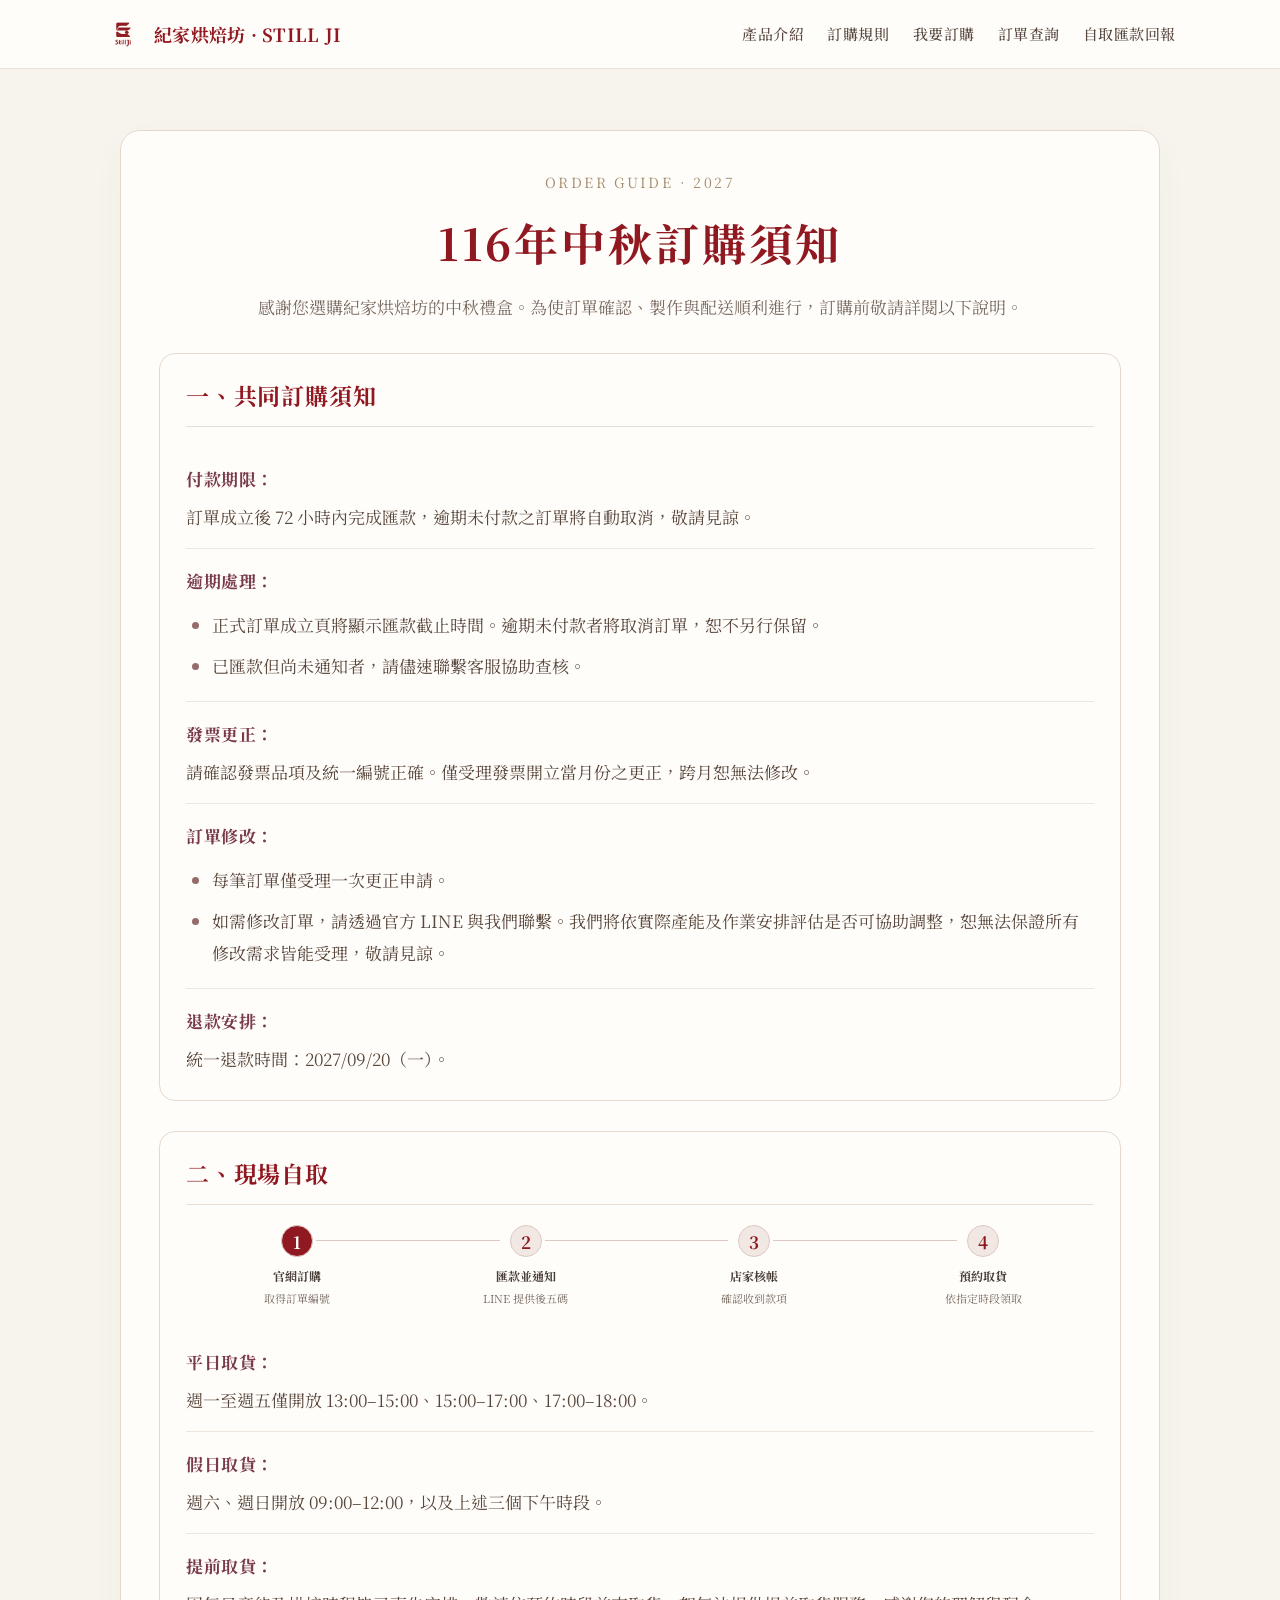
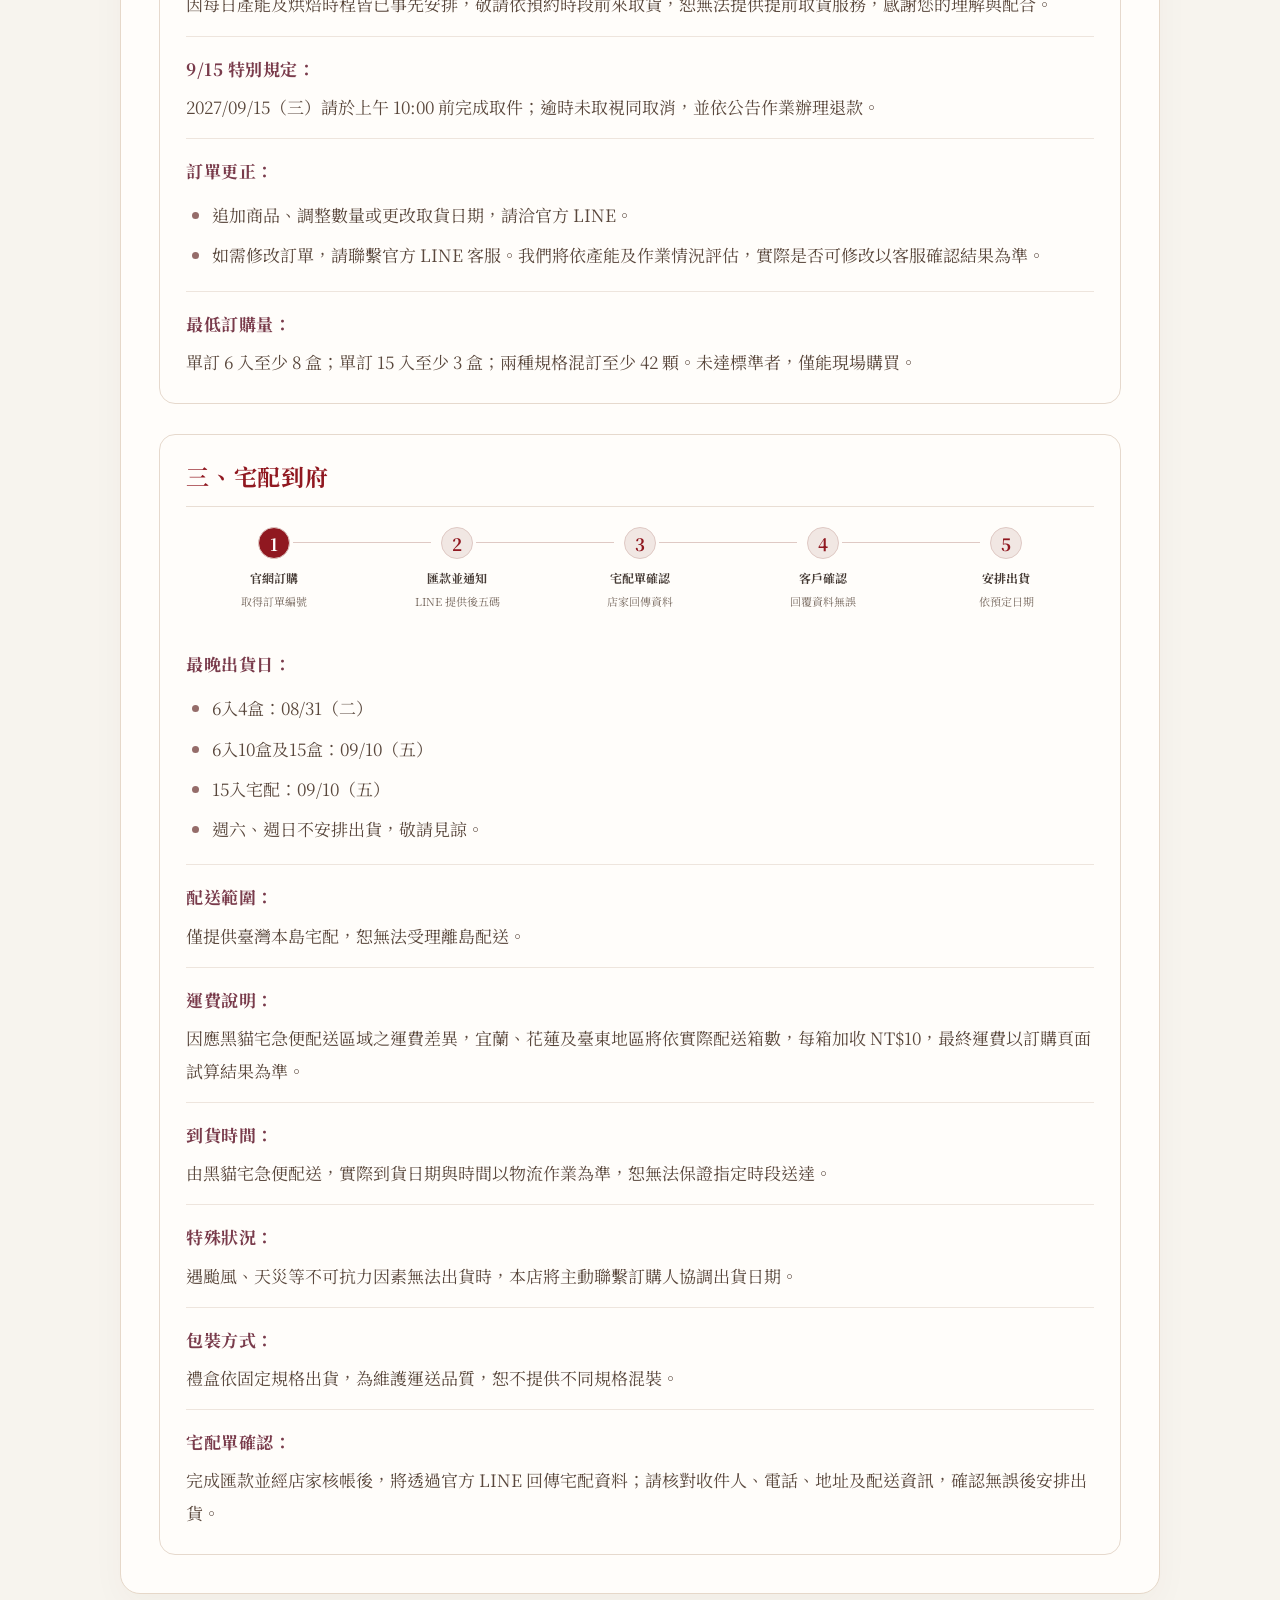
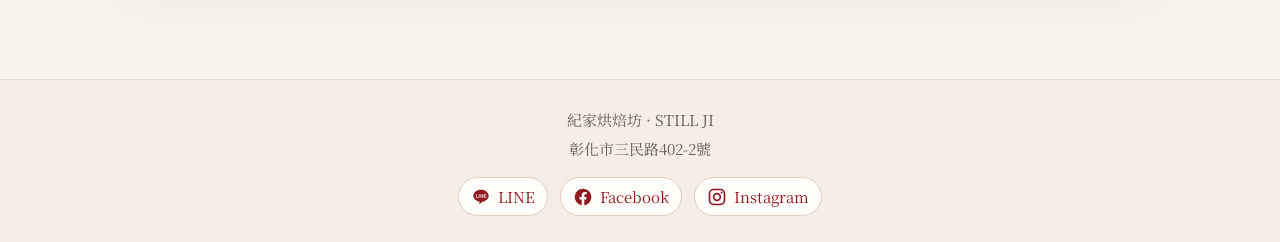
<file: rules.html>
<!doctype html><html lang="zh-Hant"><head><link rel="icon" type="image/png" sizes="180x180" href="./stillji_apple_touch_icon_180.png?v=2"><link rel="apple-touch-icon" sizes="180x180" href="./stillji_apple_touch_icon_180.png?v=2"><meta charset="utf-8"><meta name="viewport" content="width=device-width,initial-scale=1"><title>訂購規則｜紀家烘焙坊</title><style>:root{--wine:#803d50;--ink:#49352b;--muted:#806d60;--line:#e8dbcf;--bg:#faf6f0}*{box-sizing:border-box}body{margin:0;min-height:100vh;display:flex;flex-direction:column;background:var(--bg);color:var(--ink);font-family:"Noto Sans TC","Microsoft JhengHei",sans-serif}a{color:inherit}header{background:#fffdf9;border-bottom:1px solid var(--line)}nav{max-width:1100px;margin:auto;display:flex;justify-content:space-between;align-items:center;gap:18px;padding:12px 20px}.brand{display:flex;align-items:center;gap:12px;text-decoration:none;font-weight:750;color:var(--wine);white-space:nowrap}.brand img{width:42px;height:42px;object-fit:contain}.links{display:flex;gap:18px;flex-wrap:wrap;font-size:14px}.links a{text-decoration:none}.links a:hover{text-decoration:underline}main{width:min(1040px,100%);margin:auto;padding:36px 20px 60px;flex:1}.hero{text-align:center;padding:35px 0 20px}.eyebrow{font-size:12px;letter-spacing:.2em;color:#a88965}h1,h2{font-family:"Noto Serif TC","Songti TC",serif;color:var(--wine)}h1{font-size:clamp(28px,5vw,44px);margin:16px 0}p{line-height:1.8}.hero p{color:var(--muted)}.hero img{width:min(100%,720px);aspect-ratio:16/9;border-radius:18px;display:block;margin:30px auto 0;object-fit:cover}.btn{display:inline-block;text-decoration:none;border:1px solid var(--wine);color:var(--wine);border-radius:999px;padding:12px 24px;font-weight:700;margin-top:16px;background:#fffdfa;cursor:pointer}.panel{background:#fffdfa;border:1px solid var(--line);border-radius:18px;padding:clamp(22px,4vw,38px);max-width:740px;margin:25px auto}.choices{display:grid;grid-template-columns:1fr 1fr;gap:16px}.choice{display:block;border:1px solid var(--line);border-radius:14px;padding:26px;text-decoration:none;background:#fff}.choice:hover{border-color:var(--wine)}.choice strong{display:block;color:var(--wine);font-size:20px;margin-bottom:9px}.muted{color:var(--muted)}.field{display:grid;grid-template-columns:1fr 135px;align-items:center;gap:12px;padding:13px 0;border-bottom:1px solid var(--line)}.field small{display:block;color:var(--muted);font-size:12px;margin-top:5px}input{padding:11px;border:1px solid #d5c8bd;border-radius:8px;font-size:16px;max-width:100%;width:100%}.total{background:#f8f0ea;border-radius:12px;padding:20px;margin-top:24px;white-space:pre-line;line-height:2}.notice{font-size:13px;color:#965142}footer{text-align:center;border-top:1px solid var(--line);padding:26px 12px;color:var(--muted);font-size:13px;line-height:2}.social{display:flex;justify-content:center;gap:10px;flex-wrap:wrap;margin-top:12px}.social a{border:1px solid var(--line);background:#fffdf9;color:var(--wine);text-decoration:none;border-radius:99px;padding:6px 14px}@media(max-width:700px){nav{flex-wrap:wrap}.links{gap:12px}.choices{grid-template-columns:1fr}.field{grid-template-columns:1fr 100px}main{padding:20px 14px 40px}}
/* Still Ji 2027 — shared literary typography across all pages */
:root{--sj-font:"Noto Serif TC","Songti TC","PMingLiU",serif;--sj-heading:var(--sj-font)}
html,body,header,nav,footer,main,section,article,aside,div,p,span,a,li,td,th,label,small,strong,b,h1,h2,h3,h4,h5,h6,summary,button,input,select,textarea,option{font-family:var(--sj-font)!important}
button,input,select,textarea{font-size:inherit}

/* 2027 ordering guide / front-end-only progress */
.flow-guide{margin:16px 0 22px;padding:20px;border:1px solid var(--line);background:#fffdfa;border-radius:16px}.flow-guide h2{font-size:21px;margin:0 0 8px;color:var(--wine)}.flow-guide p{font-size:13px;color:var(--muted);line-height:1.8}.flow-steps{display:grid;grid-template-columns:repeat(var(--flow-count,4),minmax(0,1fr));gap:7px;margin:20px 0 8px}.flow-step{text-align:center;position:relative;min-width:0}.flow-step .dot{width:32px;height:32px;display:grid;place-items:center;margin:0 auto 9px;border-radius:50%;background:#f1e7e3;border:1px solid #dfc9c4;color:var(--wine);font-weight:700}.flow-step:first-child .dot{background:var(--wine);color:#fff}.flow-step:not(:last-child):after{content:"";position:absolute;left:calc(50% + 19px);top:15px;width:calc(100% - 38px);height:1px;background:#dfc9c4}.flow-step strong{display:block;font-size:12px;color:var(--ink);line-height:1.6}.flow-step small{display:block;color:var(--muted);font-size:11px;line-height:1.6;margin-top:5px}.flow-alert{background:#f8f0ea;padding:13px 15px;border-radius:10px;font-size:13px;line-height:1.9}.flow-alert strong{color:var(--wine)}.rule-section{margin:22px 0}.rule-section h2{font-size:22px;margin:0 0 12px}.rule-section h3{font-size:16px;color:var(--wine);margin:17px 0 5px}.rule-section p{margin:4px 0 12px;line-height:1.9}.rule-section ul{line-height:2;padding-left:23px}@media(max-width:540px){.flow-guide{padding:15px}.flow-steps{gap:3px}.flow-step .dot{width:27px;height:27px}.flow-step:not(:last-child):after{left:calc(50% + 16px);top:13px;width:calc(100% - 32px)}.flow-step strong{font-size:11px}.flow-step small{font-size:10px}}
.policy-list{list-style:disc;padding-left:1.45em;margin:12px 0 4px}.policy-list li{padding:10px 0 10px 4px;line-height:1.9;border-bottom:1px solid var(--line)}.policy-list li:last-child{border-bottom:0}.policy-list strong{color:var(--wine)}.rule-section{border-top:1px solid var(--line);padding-top:19px}.rule-section:first-of-type{border-top:0}@media(max-width:540px){.policy-list{padding-left:1.25em}.policy-list li{font-size:14px}} .policy-list li>div{margin:5px 0;line-height:1.9} </style><link rel="preconnect" href="https://fonts.googleapis.com"><link rel="preconnect" href="https://fonts.gstatic.com" crossorigin><link href="https://fonts.googleapis.com/css2?family=Noto+Serif+TC:wght@400;500;600;700&display=swap" rel="stylesheet"><style id="sj-unified-social-icons">
footer .social-icons{display:flex!important;align-items:center!important;justify-content:center!important;gap:12px!important;flex-wrap:wrap!important;margin:14px 0 0!important}
footer .social-icons .social-icon-link{display:inline-flex!important;align-items:center!important;justify-content:center!important;gap:7px!important;padding:8px 12px!important;margin:0!important;border:1px solid #e6dac9!important;border-radius:999px!important;background:#fffdf9!important;color:#901820!important;text-decoration:none!important;font-size:.83rem!important;line-height:1.4!important;font-weight:400!important}
footer .social-icons .social-icon-link:hover{background:#f0e5d9!important;border-color:#b79a68!important}
footer .social-icons .social-icon-link svg{display:block!important;width:20px!important;height:20px!important;flex:0 0 20px!important;fill:none}
footer .social-icons .social-icon-link svg path[fill="currentColor"],footer .social-icons .social-icon-link svg circle[fill="currentColor"]{fill:currentColor!important}
footer .social-icons .social-icon-link svg path:not([fill]),footer .social-icons .social-icon-link svg rect:not([fill]){fill:currentColor}
</style><link rel="stylesheet" href="stillji-design.css?v=20261118d"><style id="sj-rules-layout-refinement">
/* Quiet editorial hierarchy, keeping the existing site palette. */
.rule-section{margin:30px 0 0!important;padding:25px 26px!important;background:#fffdfa;border:1px solid #e6d9cd;border-radius:16px}
.rule-section h2{margin:0 0 20px!important;padding:0 0 12px;border-bottom:1px solid #e9ded4;font-size:clamp(19px,2.5vw,23px)!important;letter-spacing:.035em}
.rule-section .policy-list{list-style:none!important;margin:16px 0 0!important;padding:0!important}
.rule-section .policy-list>li{padding:15px 0!important;margin:0!important;border-bottom:1px solid #eee5dd;line-height:1.95!important;color:#59473c}
.rule-section .policy-list>li:last-child{border-bottom:0;padding-bottom:0!important}
.rule-section .policy-list>li>strong{display:block;margin:0 0 5px;color:#793b4b;font-weight:700;letter-spacing:.03em}
.rule-section .policy-list>li>div{margin:7px 0!important;line-height:1.9!important;padding-left:1.9em;text-indent:-1.9em}
.rule-section .policy-list>li>div+div{margin-top:12px!important}
.rule-section .flow-steps{margin:14px 0 22px}
.rule-section .flow-step small{line-height:1.6}
@media(max-width:650px){.rule-section{padding:19px 17px!important;margin-top:20px!important}.rule-section .policy-list>li{padding:13px 0!important}.rule-section .policy-list>li>div{padding-left:1.7em;text-indent:-1.7em}.rule-section h2{margin-bottom:14px!important}}
</style><style id="sj-rules-sub-bullets">
.rule-section .policy-list .rule-sub-bullets{list-style:disc!important;margin:8px 0 0!important;padding-left:1.5em!important}
.rule-section .policy-list .rule-sub-bullets>li{display:list-item!important;list-style:disc!important;border:0!important;padding:4px 0!important;margin:0!important;line-height:1.9!important;color:inherit}
.rule-section .policy-list .rule-sub-bullets>li::marker{color:#956c69}
</style><style id="sj-centered-page-heading">.panel>.eyebrow,.panel>h1,.panel>p.muted{text-align:center}.panel>h1{margin-left:auto;margin-right:auto}.panel>p.muted{margin-left:auto;margin-right:auto}</style></head><body><header><nav class="sj-global-nav"><a class="brand" href="index.html"><img src="images/stillji-logo-transparent.png" alt="紀家烘焙坊標誌"><span>紀家烘焙坊 · STILL JI</span></a><div class="links"><a href="products.html">產品介紹</a><a href="rules.html">訂購規則</a><a href="order.html">我要訂購</a><a href="lookup.html">訂單查詢</a><a href="remittance.html">自取匯款回報</a></div></nav></header><main><section class="panel"><div class="eyebrow">ORDER GUIDE · 2027</div><h1>116年中秋訂購須知</h1><p class="muted">感謝您選購紀家烘焙坊的中秋禮盒。為使訂單確認、製作與配送順利進行，訂購前敬請詳閱以下說明。</p><div class="rule-section"><h2>一、共同訂購須知</h2><ul class="policy-list"><li><strong>付款期限：</strong>訂單成立後 72 小時內完成匯款，逾期未付款之訂單將自動取消，敬請見諒。</li><li><strong>逾期處理：</strong><ul class="rule-sub-bullets"><li>正式訂單成立頁將顯示匯款截止時間。逾期未付款者將取消訂單，恕不另行保留。</li><li>已匯款但尚未通知者，請儘速聯繫客服協助查核。</li></ul></li><li><strong>發票更正：</strong>請確認發票品項及統一編號正確。僅受理發票開立當月份之更正，跨月恕無法修改。</li><li><strong>訂單修改：</strong><ul class="rule-sub-bullets"><li>每筆訂單僅受理一次更正申請。</li><li>如需修改訂單，請透過官方 LINE 與我們聯繫。我們將依實際產能及作業安排評估是否可協助調整，恕無法保證所有修改需求皆能受理，敬請見諒。</li></ul></li><li><strong>退款安排：</strong>統一退款時間：2027/09/20（一）。</li></ul></div><div class="rule-section"><h2>二、現場自取</h2><div class="flow-steps" style="--flow-count:4"><div class="flow-step"><span class="dot">1</span><strong>官網訂購</strong><small>取得訂單編號</small></div><div class="flow-step"><span class="dot">2</span><strong>匯款並通知</strong><small>LINE 提供後五碼</small></div><div class="flow-step"><span class="dot">3</span><strong>店家核帳</strong><small>確認收到款項</small></div><div class="flow-step"><span class="dot">4</span><strong>預約取貨</strong><small>依指定時段領取</small></div></div><ul class="policy-list"><li><strong>平日取貨：</strong>週一至週五僅開放 13:00–15:00、15:00–17:00、17:00–18:00。</li><li><strong>假日取貨：</strong>週六、週日開放 09:00–12:00，以及上述三個下午時段。</li><li><strong>提前取貨：</strong>因每日產能及烘焙時程皆已事先安排，敬請依預約時段前來取貨，恕無法提供提前取貨服務，感謝您的理解與配合。</li><li><strong>9/15 特別規定：</strong>2027/09/15（三）請於上午 10:00 前完成取件；逾時未取視同取消，並依公告作業辦理退款。</li><li><strong>訂單更正：</strong><ul class="rule-sub-bullets"><li>追加商品、調整數量或更改取貨日期，請洽官方 LINE。</li><li>如需修改訂單，請聯繫官方 LINE 客服。我們將依產能及作業情況評估，實際是否可修改以客服確認結果為準。</li></ul></li><li><strong>最低訂購量：</strong>單訂 6 入至少 8 盒；單訂 15 入至少 3 盒；兩種規格混訂至少 42 顆。未達標準者，僅能現場購買。</li></ul></div><div class="rule-section"><h2>三、宅配到府</h2><div class="flow-steps" style="--flow-count:5"><div class="flow-step"><span class="dot">1</span><strong>官網訂購</strong><small>取得訂單編號</small></div><div class="flow-step"><span class="dot">2</span><strong>匯款並通知</strong><small>LINE 提供後五碼</small></div><div class="flow-step"><span class="dot">3</span><strong>宅配單確認</strong><small>店家回傳資料</small></div><div class="flow-step"><span class="dot">4</span><strong>客戶確認</strong><small>回覆資料無誤</small></div><div class="flow-step"><span class="dot">5</span><strong>安排出貨</strong><small>依預定日期</small></div></div><ul class="policy-list"><li><strong>最晚出貨日：</strong><ul class="rule-sub-bullets"><li>6入4盒：08/31（二）</li><li>6入10盒及15盒：09/10（五）</li><li>15入宅配：09/10（五）</li><li>週六、週日不安排出貨，敬請見諒。</li></ul></li><li><strong>配送範圍：</strong>僅提供臺灣本島宅配，恕無法受理離島配送。</li><li><strong>運費說明：</strong>因應黑貓宅急便配送區域之運費差異，宜蘭、花蓮及臺東地區將依實際配送箱數，每箱加收 NT$10，最終運費以訂購頁面試算結果為準。</li><li><strong>到貨時間：</strong>由黑貓宅急便配送，實際到貨日期與時間以物流作業為準，恕無法保證指定時段送達。</li><li><strong>特殊狀況：</strong>遇颱風、天災等不可抗力因素無法出貨時，本店將主動聯繫訂購人協調出貨日期。</li><li><strong>包裝方式：</strong>禮盒依固定規格出貨，為維護運送品質，恕不提供不同規格混裝。</li><li><strong>宅配單確認：</strong>完成匯款並經店家核帳後，將透過官方 LINE 回傳宅配資料；請核對收件人、電話、地址及配送資訊，確認無誤後安排出貨。</li></ul></div></section></main><footer>紀家烘焙坊 · STILL JI<br>彰化市三民路402-2號<div class="social-icons">
<a class="social-icon-link" href="https://lin.ee/ifHbhYi" target="_blank" rel="noopener"><svg viewBox="0 0 24 24" aria-hidden="true"><path d="M12 3.3c-5.1 0-9.2 3.2-9.2 7.2 0 3.6 3.2 6.5 7.6 7.1l-.6 3.1 4-3.1c4.2-.6 7.4-3.5 7.4-7.1 0-4-4.1-7.2-9.2-7.2Z" fill="currentColor"/><path d="M6.6 9v3.7h2M10 9v3.7m1.8 0V9l2.2 3.7V9m4.1 0h-2.3v3.7h2.3m-2.3-1.9h1.8" stroke="#fff" stroke-width=".75" stroke-linecap="round" stroke-linejoin="round" fill="none"/></svg><span>LINE</span></a>
<a class="social-icon-link" href="https://www.facebook.com/JiPastry" target="_blank" rel="noopener"><svg viewBox="0 0 24 24" aria-hidden="true"><path fill="currentColor" d="M22 12a10 10 0 1 0-11.56 9.88v-6.99H7.9V12h2.54V9.8c0-2.5 1.49-3.88 3.77-3.88 1.1 0 2.25.2 2.25.2v2.47H15.2c-1.24 0-1.63.77-1.63 1.56V12h2.77l-.44 2.89h-2.33v6.99A10 10 0 0 0 22 12Z"/></svg><span>Facebook</span></a>
<a class="social-icon-link" href="https://www.instagram.com/still_ji/" target="_blank" rel="noopener"><svg viewBox="0 0 24 24" aria-hidden="true"><rect x="3" y="3" width="18" height="18" rx="5" stroke="currentColor" stroke-width="2" fill="none"/><circle cx="12" cy="12" r="4" stroke="currentColor" stroke-width="2" fill="none"/><circle cx="17.6" cy="6.7" r="1.2" fill="currentColor"/></svg><span>Instagram</span></a>
</div></footer></body></html>
</file>
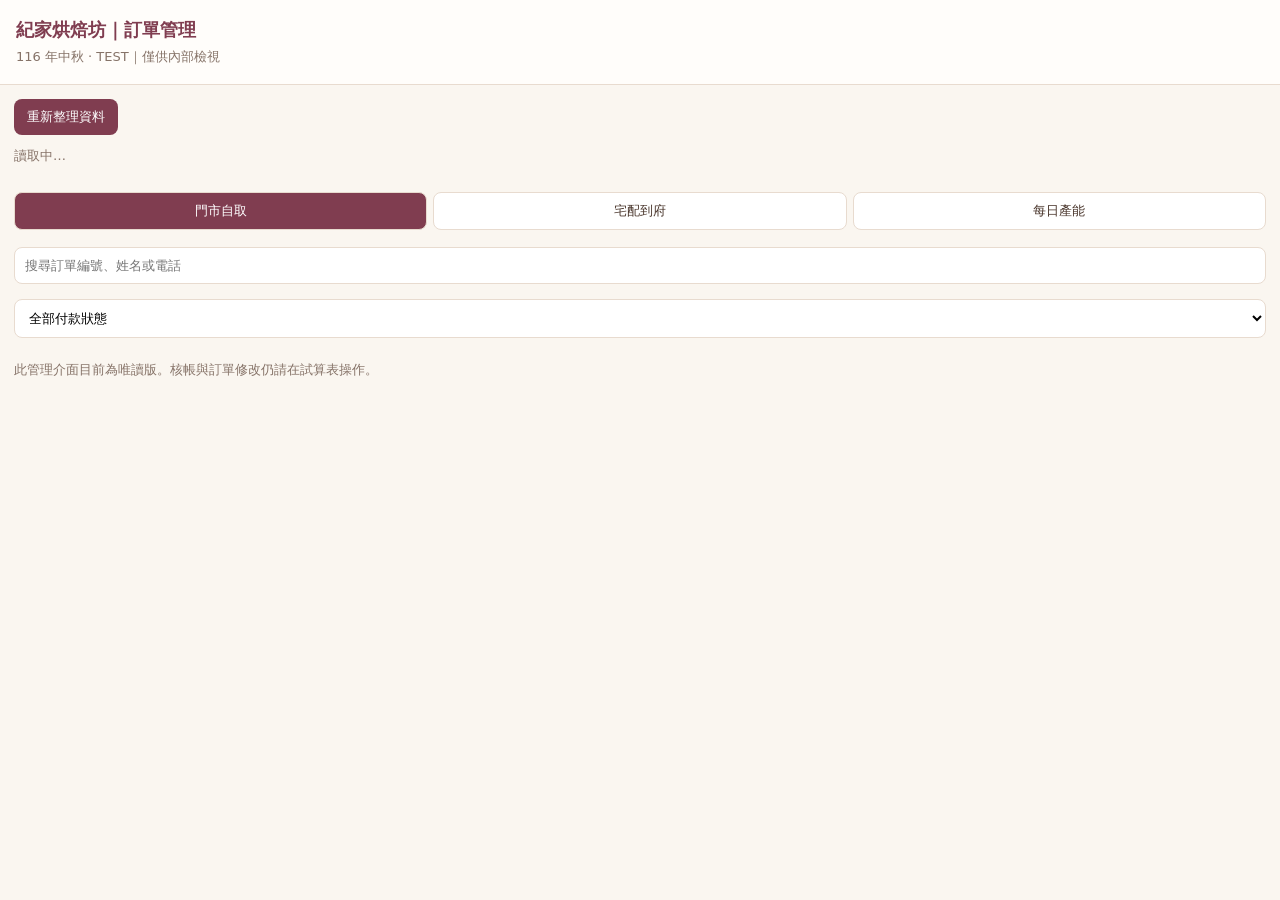
<file: apps-script/Manager2027.html>
<!doctype html><html lang="zh-Hant"><head><base target="_top"><meta name="viewport" content="width=device-width,initial-scale=1"><style>
:root{--wine:#803d50;--ink:#49352b;--muted:#867368;--line:#e8dbcf;--bg:#faf6f0}*{box-sizing:border-box}body{font-family:system-ui,"Noto Sans TC",sans-serif;margin:0;background:var(--bg);color:var(--ink);font-size:13px}header{padding:18px 16px;background:#fffdfa;border-bottom:1px solid var(--line)}h1{font-size:18px;color:var(--wine);margin:0 0 6px}h2{font-size:15px;color:var(--wine)}main{padding:14px}.muted{color:var(--muted)}.stats{display:grid;grid-template-columns:repeat(2,1fr);gap:9px;margin-bottom:15px}.stat,.card,.capacity{background:#fffdfa;border:1px solid var(--line);border-radius:12px;padding:12px}.stat strong{display:block;font-size:22px;color:var(--wine)}.tabs{display:flex;gap:6px;margin:12px 0}.tabs button{flex:1;background:white;border:1px solid var(--line);padding:9px 5px;border-radius:8px;color:var(--ink);cursor:pointer}.tabs button.active{background:var(--wine);color:white}input,select{width:100%;padding:10px;border:1px solid var(--line);border-radius:8px;background:white;margin:5px 0 10px}.card{margin:9px 0;line-height:1.7;overflow-wrap:anywhere}.card strong{color:var(--wine)}.line{display:flex;justify-content:space-between;gap:10px}.pill{font-size:11px;background:#f5ebe5;border-radius:20px;padding:2px 8px;white-space:nowrap}.capacity{margin:8px 0}.bar{height:6px;background:#eee4dd;border-radius:8px;overflow:hidden;margin-top:8px}.bar>div{height:100%;background:var(--wine)}button.reload{background:var(--wine);color:white;border:0;border-radius:8px;padding:9px 13px;cursor:pointer}#message{margin:12px 0;color:var(--muted)}.hide{display:none}</style></head><body>
<header><h1>紀家烘焙坊｜訂單管理</h1><div class="muted">116 年中秋 · TEST｜僅供內部檢視</div></header>
<main><button class="reload" onclick="load()">重新整理資料</button><p id="message">正在載入訂單…</p><section class="stats" id="stats"></section>
<div class="tabs"><button class="active" data-tab="pickup" onclick="switchTab('pickup')">門市自取</button><button data-tab="delivery" onclick="switchTab('delivery')">宅配到府</button><button data-tab="capacity" onclick="switchTab('capacity')">每日產能</button></div>
<div id="searchBox"><input id="search" placeholder="搜尋訂單編號、姓名或電話" oninput="render()"><select id="filter" onchange="render()"><option value="all">全部付款狀態</option><option value="待核帳">待核帳</option><option value="未付款">未付款</option><option value="已付款">已付款</option><option value="逾期未付">逾期未付</option></select></div>
<section id="results"></section><p class="muted">此管理介面目前為唯讀版。核帳與訂單修改仍請在試算表操作。</p></main>
<script>
let data=null,tab='pickup';const $=id=>document.getElementById(id);
const esc=s=>String(s==null?'':s).replace(/[&<>"']/g,c=>({'&':'&amp;','<':'&lt;','>':'&gt;','"':'&quot;',"'":'&#39;'}[c]));
function switchTab(t){tab=t;document.querySelectorAll('[data-tab]').forEach(b=>b.classList.toggle('active',b.dataset.tab===t));$('searchBox').classList.toggle('hide',t==='capacity');render()}
function load(){ $('message').textContent='讀取中…';google.script.run.withSuccessHandler(d=>{data=d;$('message').textContent='更新時間：'+d.generatedAt;render()}).withFailureHandler(e=>{$('message').textContent='讀取失敗：'+e.message}).managerSnapshot2027()}
function render(){if(!data)return;const c=data.counts;$('stats').innerHTML=[['自取訂單',c.pickup],['宅配訂單',c.delivery],['待核帳',c.pendingReview],['未付款',c.unpaid]].map(x=>'<div class="stat">'+esc(x[0])+'<strong>'+esc(x[1])+'</strong></div>').join('');
if(tab==='capacity'){$('results').innerHTML=data.capacity.length?data.capacity.map(x=>'<div class="capacity"><div class="line"><strong>'+esc(x.date)+'</strong><span>'+esc(x.total)+' / '+esc(x.limit)+' 顆</span></div><div>自取 '+esc(x.pickup)+' · 宅配 '+esc(x.delivery)+' · '+esc(x.pans)+' 盤 · 剩餘 '+esc(x.remaining)+'</div><div class="bar"><div style="width:'+Math.min(100,x.total/x.limit*100)+'%"></div></div></div>').join(''):'目前沒有產能資料';return}
const q=$('search').value.trim().toLowerCase(),f=$('filter').value;const list=data[tab].filter(o=>(f==='all'||o.payment===f)&&(!q||[o.id,o.name,o.phone].some(v=>String(v).toLowerCase().includes(q))));
$('results').innerHTML=list.length?list.map(o=>'<article class="card"><div class="line"><strong>'+esc(o.name)+'</strong><span class="pill">'+esc(o.payment)+'</span></div><div class="muted">'+esc(o.id)+'</div><div>'+esc(o.date)+' · '+esc(o.slot)+'</div><div>'+esc(o.quantity)+'</div><div>顆數：'+esc(o.pieces)+' · 金額：NT$ '+esc(o.amount)+'</div><div>電話：'+esc(o.phone)+'</div>'+(o.address?'<div>地址：'+esc(o.address)+'</div>':'')+'<div>訂單：'+esc(o.status)+' · 匯款末五碼：'+esc(o.remittance||'—')+'</div>'+(o.tracking?'<div>黑貓單號：'+esc(o.tracking)+'</div>':'')+(o.slipConfirmation?'<div>宅配單確認：'+esc(o.slipConfirmation)+'</div>':'')+'</article>').join(''):'沒有符合條件的訂單'}
load();
</script></body></html>
</file>
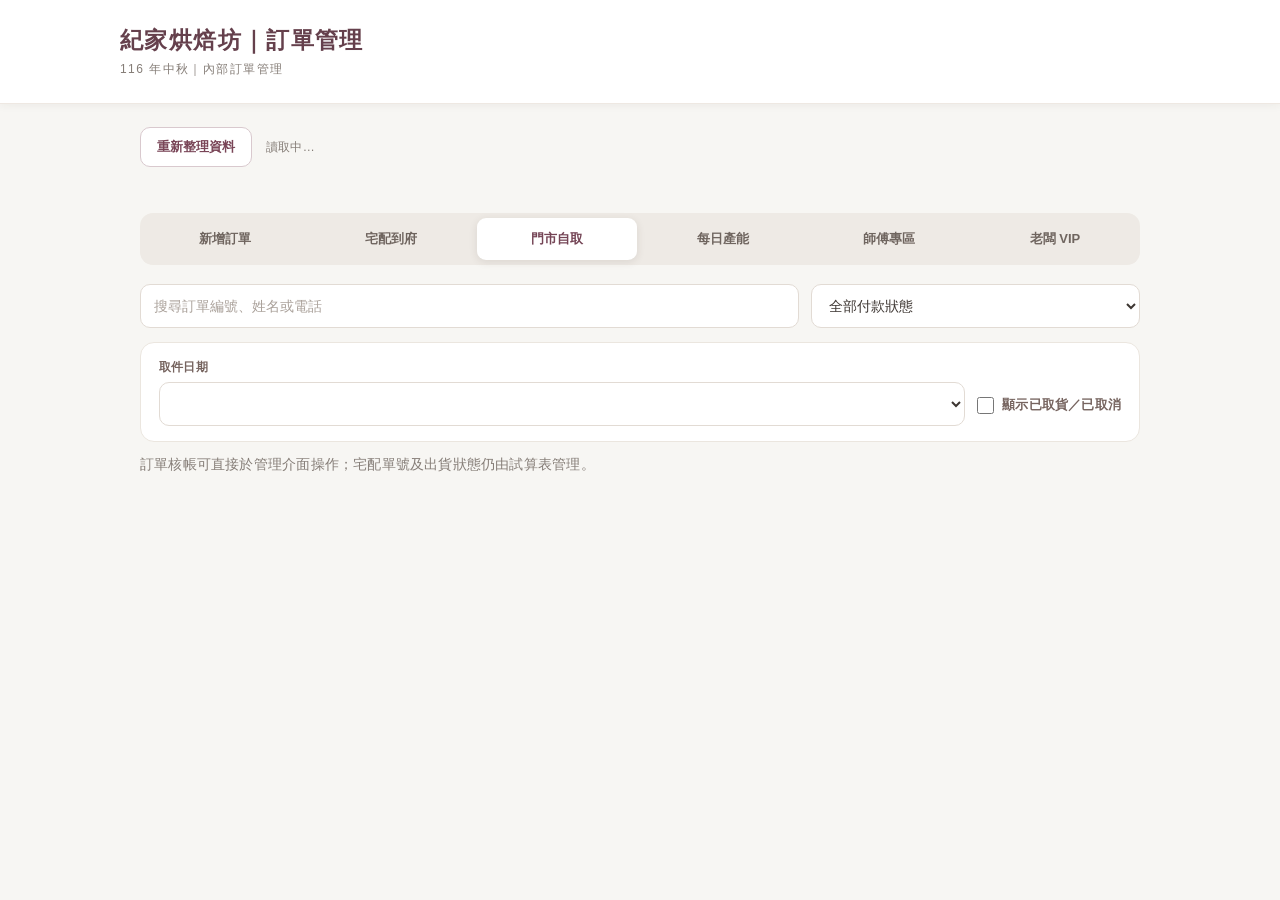
<file: manager-gas/Manager2027.html>
<!doctype html><html lang="zh-Hant"><head><base target="_top"><meta name="viewport" content="width=device-width,initial-scale=1"><style>
:root{--wine:#803d50;--ink:#49352b;--muted:#867368;--line:#e8dbcf;--bg:#faf6f0}*{box-sizing:border-box}body{font-family:system-ui,"Noto Sans TC",sans-serif;margin:0;background:var(--bg);color:var(--ink);font-size:14px}header{padding:18px 16px;background:#fffdfa;border-bottom:1px solid var(--line)}h1{font-size:21px;color:var(--wine);margin:0 0 6px}h2{font-size:15px;color:var(--wine)}main{padding:16px;max-width:760px;margin:auto}.muted{color:var(--muted)}.stats{display:grid;grid-template-columns:repeat(2,1fr);gap:9px;margin-bottom:15px}.stat,.card,.capacity{background:#fffdfa;border:1px solid var(--line);border-radius:12px;padding:12px}.stat strong{display:block;font-size:22px;color:var(--wine)}.tabs{display:flex;gap:6px;margin:12px 0}.tabs button{flex:1;background:white;border:1px solid var(--line);padding:9px 5px;border-radius:8px;color:var(--ink);cursor:pointer}.tabs button.active{background:var(--wine);color:white}input,select{width:100%;padding:10px;border:1px solid var(--line);border-radius:8px;background:white;margin:5px 0 10px}.card{margin:9px 0;line-height:1.7;overflow-wrap:anywhere}.card strong{color:var(--wine)}.line{display:flex;justify-content:space-between;gap:10px}.pill{font-size:11px;background:#f5ebe5;border-radius:20px;padding:2px 8px;white-space:nowrap}.capacity{margin:8px 0}.bar{height:6px;background:#eee4dd;border-radius:8px;overflow:hidden;margin-top:8px}.bar>div{height:100%;background:var(--wine)}button.collect{width:100%;padding:12px;margin-top:10px;background:#803d50;color:#fff;border:0;border-radius:9px;font-weight:700;font-size:14px;cursor:pointer}button.collect:disabled{opacity:.55;cursor:wait}button.reload{background:var(--wine);color:white;border:0;border-radius:8px;padding:9px 13px;cursor:pointer}#message{margin:12px 0;color:var(--muted)}.calendar{background:#fffdfa;border:1px solid var(--line);border-radius:12px;padding:12px;margin:12px 0}.calendar-head{display:flex;align-items:center;justify-content:space-between;margin-bottom:10px}.calendar-head button{border:1px solid var(--line);background:white;border-radius:8px;padding:7px 12px}.calendar-grid{display:grid;grid-template-columns:repeat(7,minmax(0,1fr));gap:4px;text-align:center}.calendar-grid button{border:1px solid transparent;background:transparent;border-radius:8px;min-height:40px;color:var(--ink);position:relative}.calendar-grid button.has{background:#f4e9e8}.calendar-grid button.selected{background:var(--wine);color:white}.calendar-grid .dow{font-size:11px;color:var(--muted);padding:6px 0}.calendar-grid .blank{min-height:40px}.detail{background:#fffdfa;border:1px solid var(--line);border-radius:12px;padding:14px;margin:10px 0;line-height:1.9}.detail h3{font-size:15px;color:var(--wine);margin:0 0 6px}.detail .total{font-size:18px;font-weight:700;color:var(--wine)}.slotline{display:flex;justify-content:space-between;gap:8px;flex-wrap:wrap;padding:5px 0;border-bottom:1px solid #f2eae3;font-size:13px}.slotline:last-child{border:0}.slottime{font-weight:600}.chefday{background:#fffdfa;border:1px solid var(--line);border-radius:12px;padding:13px;margin:9px 0}.chefhead{display:flex;align-items:center;justify-content:space-between;margin-bottom:10px;font-weight:700}.cheftotal{font-size:24px;color:var(--wine);font-weight:800}.chefgrid{display:grid;grid-template-columns:1fr 1fr;gap:9px}.chefshift{background:#f7eee9;border-radius:9px;text-align:center;padding:10px 4px}.chefshift strong{display:block;font-size:23px;color:var(--ink)}.chefshift span{font-size:12px;color:var(--muted)}.chefnotice{color:#a14439;font-size:12px;margin-top:6px}.tabs{flex-wrap:wrap}.tabs button{flex:1 1 29%;font-size:12px}.entry{background:#fffdfa;border:1px solid var(--line);border-radius:12px;padding:14px;margin:10px 0}.entry label{display:block;font-weight:600;margin-top:9px}.entry .twocol{display:grid;grid-template-columns:1fr 1fr;gap:9px}.entry .action{background:var(--wine);color:#fff;border:0;border-radius:9px;padding:12px;width:100%;margin-top:12px;font-weight:700}.entry .action:disabled{opacity:.5}.hide{display:none!important}
/* 116 中秋管理介面｜簡約暖白 × 酒紅 */
:root{--wine:#794557;--ink:#3d3632;--muted:#857d77;--line:#e9e3dc;--bg:#f7f6f3}
body{font-family:"Noto Sans TC",-apple-system,BlinkMacSystemFont,"Segoe UI",sans-serif;background:var(--bg);color:var(--ink);font-size:14px;letter-spacing:.015em}
header{background:#fff;border-bottom:1px solid #eee8e2;padding:25px max(20px,calc((100vw - 1040px)/2));box-shadow:0 1px 9px #392b2310}
header h1{font-size:23px;letter-spacing:.06em;color:#65404c;font-weight:750;margin-bottom:5px}
header .muted{font-size:12px;letter-spacing:.12em}
main{max-width:1040px;padding:23px 20px 70px}
button{font-family:inherit;transition:background .18s,border-color .18s,transform .18s;cursor:pointer}
button:hover:not(:disabled){filter:brightness(.97)}
button:focus-visible,input:focus-visible,select:focus-visible,textarea:focus-visible{outline:2px solid #a47886;outline-offset:2px}
button.reload{background:#fff;color:var(--wine);border:1px solid #d9c9ce;border-radius:10px;padding:10px 16px;font-weight:650}
#message{display:inline-block;margin:0 0 0 14px;font-size:12px;vertical-align:middle}
.stats{grid-template-columns:repeat(3,minmax(0,1fr));gap:14px;margin:23px 0}
.stat,.card,.capacity,.entry,.detail,.chefday,.calendar{background:#fff;border:1px solid #ebe6df;border-radius:15px;box-shadow:0 3px 18px #35251c09}
.stat{padding:18px 21px;color:#83756f;font-size:12px;font-weight:600}
.stat strong{font-size:30px;line-height:1.45;color:#68424e;letter-spacing:-.04em}
.tabs{display:grid;grid-template-columns:repeat(6,minmax(0,1fr));gap:6px;background:#eeeae5;border-radius:13px;padding:5px;margin:18px 0 19px}
.tabs button{min-width:0;flex:none;border:0;border-radius:9px;padding:12px 6px;font-size:13px;background:transparent;color:#6f655f;font-weight:650}
.tabs button.active{background:#fff;color:#744455;box-shadow:0 2px 8px #3e29201c}
#searchBox{display:grid;grid-template-columns:minmax(0,2fr) minmax(150px,1fr);gap:12px;margin-bottom:14px}
input,select,textarea{font-family:inherit;width:100%;background:#fff;border:1px solid #e2dbd4;border-radius:10px;padding:12px 13px;font-size:14px;color:var(--ink);margin:5px 0 11px}
#searchBox input,#searchBox select{margin:0}
input::placeholder,textarea::placeholder{color:#aaa19a}
.card{margin:12px 0;padding:20px 22px;line-height:1.85;border-left:3px solid #c9aeb6}
.card .line{align-items:center;margin-bottom:5px}
.card .line strong{font-size:17px;color:#493c38}
.card>.muted{font-size:12px;letter-spacing:.035em}
.pill{font-size:12px;background:#f4ebe9;color:#794557;border:1px solid #eadbdf;padding:3px 11px;font-weight:650}
button.collect,.entry .action{background:#794557;border-radius:10px;min-height:44px;letter-spacing:.04em}
.entry{padding:24px;margin:15px 0}
.entry h2{font-size:19px;margin:0 0 15px;color:#62414d}
.entry label{font-size:13px;color:#594b45}
.capacity,.detail,.chefday{padding:19px}
.calendar{padding:19px}
.calendar-grid button{min-height:45px}
.calendar-grid button.has{background:#f6efec}
.calendar-grid button.selected{background:#794557}
.chefshift{background:#f7f2ef}
.bar{height:8px;background:#eee9e4}
.bar>div{background:#9b6576}
#results>.muted,#results>p{line-height:1.8}
@media(max-width:720px){
 header{padding:20px 16px}header h1{font-size:20px}
 main{padding:17px 13px 55px}
 .stats{gap:8px;margin:16px 0}
 .stat{padding:13px 11px;font-size:11px}
 .stat strong{font-size:25px}
 .tabs{grid-template-columns:repeat(3,minmax(0,1fr));gap:5px}
 .tabs button{padding:11px 3px;font-size:12px}
 #searchBox{grid-template-columns:1fr}
 .card{padding:16px}
 .entry{padding:17px}
 #message{display:block;margin:10px 0 0}
}
@media(max-width:390px){.entry .twocol{grid-template-columns:1fr}.stats{grid-template-columns:repeat(3,minmax(0,1fr))}.stat strong{font-size:22px}}
.pickup-tools{display:grid;grid-template-columns:minmax(180px,1fr) auto;gap:12px;align-items:end;background:#fff;border:1px solid #ebe6df;border-radius:14px;padding:15px 18px;margin-bottom:14px}.pickup-tools label{font-size:12px;font-weight:700;color:#76645f}.pickup-tools select{margin:6px 0 0}.pickup-tools .check{display:flex;gap:8px;align-items:center;white-space:nowrap;padding-bottom:12px;font-size:13px}.pickup-tools input[type=checkbox]{width:17px;height:17px;margin:0;accent-color:#794557}.pickup-summary{font-size:13px;color:#786d68;margin:3px 0 13px}@media(max-width:650px){.pickup-tools{grid-template-columns:1fr}.pickup-tools .check{padding-bottom:0}}.delivery-tools{background:#fff;border:1px solid #ebe6df;border-radius:14px;padding:17px 19px;margin:0 0 14px;max-width:100%}.delivery-tools label{display:block;font-size:12px;font-weight:700;color:#76645f}.delivery-tools select{max-width:340px;margin:7px 0 0}.delivery-summary{display:grid;grid-template-columns:repeat(3,minmax(0,1fr));gap:13px}.delivery-summary .stat{margin:0}.delivery-summary .stat strong{font-size:28px}.delivery-caption{margin:12px 2px;color:#867a73;font-size:12px}@media(max-width:580px){.delivery-summary{grid-template-columns:1fr 1fr}.delivery-summary .stat:last-child{grid-column:1/-1}}.pickup-accounting{background:#fff;border:1px solid #e9e2dc;border-radius:14px;padding:16px 20px;margin:0 0 14px;display:flex;align-items:center;justify-content:space-between;gap:12px}.pickup-accounting span{font-size:13px;color:#776b65}.pickup-accounting strong{font-size:25px;color:#794557}.pickup-order-line{padding:2px 0;font-size:14px}.pickup-order-line b{font-weight:650;color:#54443f}.pickup-order-card .line{margin-bottom:8px}.pickup-order-card .muted{margin-bottom:8px}@media(max-width:580px){.pickup-accounting{align-items:flex-start;flex-direction:column;gap:4px}.pickup-accounting strong{font-size:23px}}</style></head><body>
<header><h1>紀家烘焙坊｜訂單管理</h1><div class="muted">116 年中秋｜內部訂單管理</div></header>
<main><button class="reload" onclick="load()">重新整理資料</button><p id="message">正在載入訂單…</p><section class="stats" id="stats"></section>
<div class="tabs"><button data-tab="new" onclick="switchTab('new')">新增訂單</button><button data-tab="delivery" onclick="switchTab('delivery')">宅配到府</button><button class="active" data-tab="pickup" onclick="switchTab('pickup')">門市自取</button><button data-tab="capacity" onclick="switchTab('capacity')">每日產能</button><button data-tab="chef" onclick="switchTab('chef')">師傅專區</button><button data-tab="vip" onclick="switchTab('vip')">老闆 VIP</button></div>
<div id="searchBox"><input id="search" placeholder="搜尋訂單編號、姓名或電話" oninput="render()"><select id="filter" onchange="render()"><option value="all">全部付款狀態</option><option value="待核帳">待核帳</option><option value="未付款">未付款</option><option value="已付款">已付款</option><option value="逾期未付">逾期未付</option></select></div>
<div id="deliveryTools" class="delivery-tools hide"><label for="deliveryDate">選擇出貨日期</label><select id="deliveryDate" onchange="render()"></select></div><div id="pickupTools" class="pickup-tools"><div><label for="pickupDate">取件日期</label><select id="pickupDate" onchange="render()"></select></div><label class="check"><input type="checkbox" id="showFinishedPickup" onchange="render()">顯示已取貨／已取消</label></div><div id="pickupSummary" class="pickup-summary"></div><div id="calendarWrap" class="hide"><div class="calendar"><div class="calendar-head"><button onclick="moveMonth(-1)">‹</button><strong id="monthLabel"></strong><button onclick="moveMonth(1)">›</button></div><div id="calendarGrid" class="calendar-grid"></div></div></div><section id="results"></section><p class="muted">訂單核帳可直接於管理介面操作；宅配單號及出貨狀態仍由試算表管理。</p></main>
<script>
let data=null,tab='pickup',selectedDay='',viewMonth='',chefDay='',chefMonth='';const $=id=>document.getElementById(id);
const esc=s=>String(s==null?'':s).replace(/[&<>"']/g,c=>({'&':'&amp;','<':'&lt;','>':'&gt;','"':'&quot;',"'":'&#39;'}[c]));
function switchTab(t){tab=t;document.querySelectorAll('[data-tab]').forEach(b=>b.classList.toggle('active',b.dataset.tab===t));$('searchBox').classList.toggle('hide',['capacity','new','vip','chef','delivery'].includes(t));$('calendarWrap').classList.toggle('hide',t!=='capacity');$('pickupTools').classList.toggle('hide',t!=='pickup');$('pickupSummary').classList.toggle('hide',t!=='pickup');$('deliveryTools').classList.toggle('hide',t!=='delivery');render()}
function load(){ $('message').textContent='讀取中…';google.script.run.withSuccessHandler(d=>{data=d;$('message').textContent='更新時間：'+d.generatedAt;syncPickupDates();syncDeliveryDates();render()}).withFailureHandler(e=>{$('message').textContent='讀取失敗：'+e.message}).managerSnapshot2027()}
function syncPickupDates(){const select=$('pickupDate');const previous=select.value;const dates=[...new Set(data.pickup.map(o=>o.date).filter(Boolean))].sort();select.innerHTML='<option value="all">全部日期</option>'+dates.map(d=>'<option value="'+esc(d)+'">'+esc(d.replace(/-/g,'/'))+'</option>').join('');if(dates.includes(previous)||previous==='all')select.value=previous;else{const today=new Date();const local=[today.getFullYear(),String(today.getMonth()+1).padStart(2,'0'),String(today.getDate()).padStart(2,'0')].join('-');select.value=dates.find(d=>d>=local)||dates[dates.length-1]||'all'}}
function syncDeliveryDates(){const select=$('deliveryDate');const previous=select.value;const dates=[...new Set(data.delivery.map(o=>o.date).filter(Boolean))].sort();select.innerHTML='<option value="all">全部出貨日期</option>'+dates.map(d=>'<option value="'+esc(d)+'">'+esc(d.replace(/-/g,'/'))+'</option>').join('');if(dates.includes(previous)||previous==='all')select.value=previous;else{const today=new Date();const local=[today.getFullYear(),String(today.getMonth()+1).padStart(2,'0'),String(today.getDate()).padStart(2,'0')].join('-');select.value=dates.find(d=>d>=local)||dates[dates.length-1]||'all'}}
function renderDeliverySummary(){const date=$('deliveryDate').value;const orders=data.delivery.filter(o=>(date==='all'||o.date===date)&&!['已取消','取消','作廢','已退款'].includes(o.status));const small=orders.reduce((n,o)=>n+(Number(o.boxes6)||0),0);const large=orders.reduce((n,o)=>n+(Number(o.boxes15)||0),0);const amount=orders.reduce((n,o)=>n+(Number(o.amount)||0),0);const fmt=n=>Number(n).toLocaleString('zh-TW');$('results').innerHTML='<section class="delivery-summary"><div class="stat">6 入小盒<strong>'+fmt(small)+' <small>盒</small></strong></div><div class="stat">15 入大盒<strong>'+fmt(large)+' <small>盒</small></strong></div><div class="stat">宅配訂單總金額<strong>NT$ '+fmt(amount)+'</strong></div></section><p class="delivery-caption">'+(date==='all'?'全部出貨日期':date.replace(/-/g,'/')+' 出貨')+'｜共 '+orders.length+' 筆有效訂單（不含取消及退款訂單）・金額含運費與提袋費</p>'}
function render(){if(!data)return;const c=data.counts;$('stats').innerHTML=[['自取訂單',c.pickup],['待核帳',data.pickup.filter(o=>o.payment==='待核帳').length],['未付款',data.pickup.filter(o=>o.payment==='未付款'&&o.status!=='已取消').length]].map(x=>'<div class="stat">'+esc(x[0])+'<strong>'+esc(x[1])+'</strong></div>').join('');
if(tab==='capacity'){renderCalendar();return}
if(tab==='new'){renderNew();return}
if(tab==='vip'){renderVip();return}
if(tab==='chef'){renderChef();return}
if(tab==='delivery'){renderDeliverySummary();return}

const q=$('search').value.trim().toLowerCase(),f=$('filter').value;const pickupDay=$('pickupDate').value,showFinished=$('showFinishedPickup').checked;
const list=data[tab].filter(o=>(f==='all'||o.payment===f)&&(!q||[o.id,o.name,o.phone].some(v=>String(v).toLowerCase().includes(q)))&&(tab!=='pickup'||((pickupDay==='all'||o.date===pickupDay)&&(showFinished||!['已取貨','已取消','取消','作廢'].includes(o.status)))));
if(tab==='pickup'){
 const eligible=data.pickup.filter(o=>(pickupDay==='all'||o.date===pickupDay)&&o.payment==='已付款'&&!['已取消','取消','作廢','已退款'].includes(o.status));
 const paidTotal=eligible.reduce((sum,o)=>sum+(Number(o.amount)||0),0);
 $('pickupSummary').textContent=(pickupDay==='all'?'所有日期':pickupDay.replace(/-/g,'/')+' 取貨')+'｜'+(showFinished?'符合條件':'尚未取貨')+' '+list.length+' 筆';
 const totalHtml='<div class="pickup-accounting"><span>已付款訂單總金額（含已取貨）</span><strong>NT$ '+paidTotal.toLocaleString('zh-TW')+'</strong></div>';
 const cards=list.map(o=>{
  const products=[Number(o.boxes6)>0?'6入 × '+Number(o.boxes6)+'盒':'',Number(o.boxes15)>0?'15入 × '+Number(o.boxes15)+'盒':''].filter(Boolean).join('、')||'—';
  const shortDate=String(o.date||'').slice(5).replace('-','/');
  const line=(label,value)=>'<div class="pickup-order-line"><b>'+label+'：</b>'+esc(value)+'</div>';
  const canPay=['未付款','待核帳','逾期未付'].includes(o.payment)&&!['已取消','取消','作廢','已退款','已取貨','已出貨'].includes(o.status);
  const canCollect=o.payment==='已付款'&&['已確認','製作中'].includes(o.status);
  return '<article class="card pickup-order-card"><div class="line"><strong>'+esc(o.name)+'</strong><span class="pill">'+esc(o.payment)+'</span></div><div class="muted">'+esc(o.id)+'</div>'
   +line('日期',shortDate)
   +line('取貨時段',o.slot)
   +line('訂單內容',products)
   +line('金額','NT$ '+Number(o.amount||0).toLocaleString('zh-TW'))
   +line('手機',o.phone)
   +line('訂單狀態',o.status)
   +line('匯款後五碼',o.remittance||'—')
   +(canPay?'<button class="collect" onclick="confirmPayment(\'pickup\','+JSON.stringify(o.id).replace(/"/g,'&quot;')+')">確認已收款</button>':'')
   +(canCollect?'<button class="collect" onclick="collect('+JSON.stringify(o.id).replace(/"/g,'&quot;')+')">確認已取貨</button>':'')
   +'</article>';
 }).join('');
 $('results').innerHTML=totalHtml+(cards||'<p class="muted">此日期沒有符合條件的待取貨訂單。</p>');
 return;
}
$('results').innerHTML='沒有符合條件的訂單';
}


let draftKind='自取',newBusy=false,vipBusy=false,newRequest='',vipRequest='';
function requestToken(){return 'M'+Date.now().toString(36)+Math.random().toString(36).slice(2,14)}
function field(id,label,type='text'){return '<label for="'+id+'">'+label+'</label><input id="'+id+'" type="'+type+'">'}
function num(id,label){return field(id,label,'number')}
function val(id){return $(id)?$(id).value.trim():''}
function renderNew(){
 $('results').innerHTML='<div class="entry"><h2>新增一般訂單</h2><label>訂單類型</label><select id="newKind" onchange="draftKind=this.value;renderNew()"><option value="自取" '+(draftKind==='自取'?'selected':'')+'>門市自取</option><option value="宅配" '+(draftKind==='宅配'?'selected':'')+'>宅配到府</option></select>'+
 field('newName','姓名')+field('newPhone','電話','tel')+(draftKind==='自取'?'<label for="newDate">取貨日期</label><input id="newDate" type="date" onchange="updateNewPickupSlots()">':field('newDate','出貨日期','date'))+
 (draftKind==='自取'?'<label for="newSlot">取貨時段</label><select id="newSlot" disabled><option value="">請先選擇取貨日期</option></select><div class="twocol">'+num('newSix','6入盒數')+num('newFifteen','15入盒數')+'</div><label for="newPriceType">價格類型</label><select id="newPriceType" onchange="updateNewPrices()"><option value="一般售價">一般售價</option><option value="員工優惠價">員工優惠價</option><option value="自訂單價">自訂單價</option></select><div class="twocol"><div><label for="newUnitSix">6入單價（元）</label><input id="newUnitSix" type="number" min="0" max="100000" step="1" value="300" readonly oninput="updateNewTotal()"></div><div><label for="newUnitFifteen">15入單價（元）</label><input id="newUnitFifteen" type="number" min="0" max="100000" step="1" value="750" readonly oninput="updateNewTotal()"></div></div><p id="newPriceTotal" class="muted">商品金額：NT$ 0</p>':
 field('newAddress','收件地址')+'<label for="newInvoiceType">發票類型</label><select id="newInvoiceType" onchange="toggleNewTaxId()"><option value="一般發票">一般發票（不需統編）</option><option value="公司發票">公司發票（需統編）</option></select><div id="newTaxIdWrap" class="hide"><label for="newTaxId">統一編號（8 碼）</label><input id="newTaxId" type="text" inputmode="numeric" maxlength="8" placeholder="請輸入 8 碼統一編號"></div><div class="twocol">'+num('newFour','6入4盒組')+num('newTen','6入10盒組')+num('newGroup','6入15盒組')+num('newFifteen','15入盒數')+num('newBags','提袋數')+'</div>')+
 '<label>付款方式</label><select id="newPayment" onchange="document.getElementById(\'newPayMethodWrap\').classList.toggle(\'hide\',this.value!==\'已收款\')"><option value="待付款">待付款（72小時）</option><option value="已收款">現場已收款</option></select><div id="newPayMethodWrap" class="hide"><label>現場收款方式</label><select id="newPayMethod"><option value="現金">現金</option><option value="轉帳">轉帳</option></select></div>'+
 field('newNotes','備註')+'<button id="newSubmit" class="action" onclick="submitNew()">確認建立訂單</button><p class="muted" id="newMsg">送出前請核對日期、數量及收款狀態；金額由後端計算。</p></div>';
}
function updateNewPrices(){const type=val('newPriceType');const six=$('newUnitSix'),fifteen=$('newUnitFifteen');if(!six||!fifteen)return;const custom=type==='自訂單價';six.readOnly=!custom;fifteen.readOnly=!custom;if(!custom){six.value=type==='員工優惠價'?285:300;fifteen.value=type==='員工優惠價'?720:750;}updateNewTotal()}
function updateNewTotal(){const el=$('newPriceTotal');if(!el)return;const a=Number(val('newSix')||0),b=Number(val('newFifteen')||0),p=Number(val('newUnitSix')),q=Number(val('newUnitFifteen'));el.textContent='商品金額：'+([a,b,p,q].every(n=>Number.isFinite(n)&&n>=0)?'NT$ '+(a*p+b*q).toLocaleString('zh-TW'):'請輸入有效數量與單價')}
function updateNewPickupSlots(){
 const date=val('newDate'),select=$('newSlot');if(!select)return;
 const previous=select.value;let options=[];
 if(/^\\d{4}-\\d{2}-\\d{2}$/.test(date)){
  const day=new Date(date+'T00:00:00Z').getUTCDay();
  options=date==='2027-09-15'?['09:00–10:00']:([0,6].includes(day)?['09:00–12:00','13:00–15:00','15:00–17:00','17:00–18:00']:['13:00–15:00','15:00–17:00','17:00–18:00']);
 }
 select.disabled=!options.length;
 select.innerHTML='<option value="">'+(options.length?'請選擇取貨時段':'請先選擇取貨日期')+'</option>'+options.map(v=>'<option value="'+v+'">'+v+'</option>').join('');
 if(options.includes(previous))select.value=previous;
}
function toggleNewTaxId(){const wrap=$('newTaxIdWrap');if(!wrap)return;const company=val('newInvoiceType')==='公司發票';wrap.classList.toggle('hide',!company);if(!company)$('newTaxId').value='';}
function submitNew(){
 if(newBusy)return;
 const kind=val('newKind'),paid=val('newPayment')==='已收款';
 const payload={method:kind,name:val('newName'),phone:val('newPhone'),date:val('newDate'),slot:val('newSlot'),six:val('newSix')||0,fifteen:val('newFifteen')||0,priceType:val('newPriceType')||'一般售價',unitSix:val('newUnitSix'),unitFifteen:val('newUnitFifteen'),address:val('newAddress'),invoiceType:val('newInvoiceType')||'一般發票',taxId:val('newTaxId'),four:val('newFour')||0,ten:val('newTen')||0,group:val('newGroup')||0,bags:val('newBags')||0,payment:val('newPayment'),payMethod:paid?val('newPayMethod'):'',notes:val('newNotes'),requestId:newRequest||requestToken()};
 if(!payload.name||!payload.phone||!payload.date||(kind==='自取'&&!payload.slot)){$('newMsg').textContent='請填寫姓名、電話、日期與取貨時段';return}
 if(kind==='自取'&&payload.priceType==='自訂單價'&&![payload.unitSix,payload.unitFifteen].every(v=>v!==''&&Number.isSafeInteger(Number(v))&&Number(v)>=0&&Number(v)<=100000)){$('newMsg').textContent='請輸入有效的自訂單價（整數）';return}
 if(kind==='宅配'&&payload.invoiceType==='公司發票'&&!/^\d{8}$/.test(payload.taxId)){$('newMsg').textContent='公司發票請填寫 8 碼統一編號';return}
 if(!confirm('確認建立'+kind+'訂單？付款狀態：'+(paid?'現場已收款（'+payload.payMethod+'）':'待付款')+'。'))return;
 newRequest=payload.requestId;newBusy=true;$('newSubmit').disabled=true;$('newMsg').textContent='正在建立訂單…';
 google.script.run.withSuccessHandler(res=>{newBusy=false;newRequest='';renderNew();$('newMsg').textContent='上一筆建立成功：'+res.orderId+'｜金額 NT$'+res.amount+(res.duplicate?'（重複送單，未再次建立）':'')+'。可繼續填寫下一筆訂單。';}).withFailureHandler(e=>{newBusy=false;$('newSubmit').disabled=false;$('newMsg').textContent='建立失敗：'+e.message}).mgrNewOrder2027(payload);
}
function renderVip(){
 const list=data.vip||[];
 $('results').innerHTML='<div class="entry"><h2>老闆 VIP 公關單</h2><p class="muted">不限產能，仍計入師傅盤數。僅限授權管理人員操作。</p>'+
 field('vipName','公關對象／單位')+field('vipDate','製作日期','date')+
 '<div class="twocol"><div><label>製作時段</label><select id="vipShift"><option>上午</option><option>下午</option></select></div><div><label>交付方式</label><select id="vipMethod"><option>自取</option><option>宅配</option></select></div></div>'+
 '<div class="twocol" oninput="updateVipTotal()">'+num('vipSix','6入盒數')+num('vipFifteen','15入盒數')+'</div><label for="vipPriceType">價格類型</label><select id="vipPriceType" onchange="updateVipPrices()"><option value="免費公關">免費公關（0元）</option><option value="一般售價">一般售價</option><option value="員工優惠價">員工優惠價</option><option value="自訂單價">自訂單價</option></select><div class="twocol"><div><label for="vipUnitSix">6入單價（元）</label><input id="vipUnitSix" type="number" min="0" max="100000" step="1" value="0" readonly oninput="updateVipTotal()"></div><div><label for="vipUnitFifteen">15入單價（元）</label><input id="vipUnitFifteen" type="number" min="0" max="100000" step="1" value="0" readonly oninput="updateVipTotal()"></div></div><p class="muted" id="vipPriceTotal">商品總額：NT$ 0（僅記錄，非已收款）</p>'+field('vipContact','聯絡資訊／宅配地址（選填）')+field('vipNotes','備註（選填）')+
 '<button id="vipSubmit" class="action" onclick="submitVip()">新增 VIP 公關單</button><p class="muted" id="vipMsg"></p></div>'+
 '<h2>VIP 公關單紀錄</h2>'+(list.length?list.slice().reverse().map(o=>'<div class="card"><div class="line"><strong>'+esc(o.name)+'</strong><span class="pill">'+esc(o.status)+'</span></div><div>'+esc(o.date)+' · '+esc(o.shift)+' · '+esc(o.method)+'</div><div>6入 '+o.boxes6+' 盒／15入 '+o.boxes15+' 盒</div><div class="muted">'+esc(o.id)+'</div>'+(o.status!=='已取消'&&o.status!=='已完成'?'<button class="collect" onclick="cancelVip('+JSON.stringify(o.id).replace(/"/g,'&quot;')+')">取消這筆 VIP 單</button>':'')+'</div>').join(''):'<p class="muted">尚無 VIP 公關單</p>');
}
function updateVipPrices(){const type=val('vipPriceType'),six=$('vipUnitSix'),fifteen=$('vipUnitFifteen');if(!six||!fifteen)return;const custom=type==='自訂單價';six.readOnly=!custom;fifteen.readOnly=!custom;if(!custom){six.value=type==='免費公關'?0:type==='員工優惠價'?285:300;fifteen.value=type==='免費公關'?0:type==='員工優惠價'?720:750}updateVipTotal()}
function updateVipTotal(){const el=$('vipPriceTotal');if(!el)return;const a=Number(val('vipSix')||0),b=Number(val('vipFifteen')||0),p=Number(val('vipUnitSix')),q=Number(val('vipUnitFifteen'));el.textContent='商品總額：'+([a,b,p,q].every(n=>Number.isFinite(n)&&n>=0)?'NT$ '+(a*p+b*q).toLocaleString('zh-TW'):'請輸入有效數量與單價')+'（僅記錄，非已收款）'}
function submitVip(){
 if(vipBusy)return;const payload={name:val('vipName'),date:val('vipDate'),shift:val('vipShift'),method:val('vipMethod'),six:val('vipSix')||0,fifteen:val('vipFifteen')||0,priceType:val('vipPriceType')||'免費公關',unitSix:val('vipUnitSix'),unitFifteen:val('vipUnitFifteen'),contact:val('vipContact'),notes:val('vipNotes'),requestId:vipRequest||requestToken()};
 if(payload.priceType==='自訂單價'&&![payload.unitSix,payload.unitFifteen].every(v=>v!==''&&Number.isSafeInteger(Number(v))&&Number(v)>=0&&Number(v)<=100000)){$('vipMsg').textContent='請輸入有效的自訂單價';return}
 if(!payload.name||!payload.date){$('vipMsg').textContent='請填寫對象與製作日期';return}
 if(!confirm('確認新增 VIP 公關單？'+payload.date+' '+payload.shift+'製作。'))return;
 vipRequest=payload.requestId;vipBusy=true;$('vipSubmit').disabled=true;$('vipMsg').textContent='正在新增…';
 google.script.run.withSuccessHandler(r=>{vipBusy=false;vipRequest='';alert('VIP 單已建立：'+r.orderId);load()}).withFailureHandler(e=>{vipBusy=false;$('vipSubmit').disabled=false;$('vipMsg').textContent='新增失敗：'+e.message}).mgrNewVip2027(payload);
}
function cancelVip(id){if(!confirm('確定取消 VIP 公關單 '+id+'？'))return;google.script.run.withSuccessHandler(()=>load()).withFailureHandler(e=>alert('取消失敗：'+e.message)).mgrCancelVip2027(id)}

function moveMonth(delta){const [y,m]=viewMonth.split('-').map(Number);const d=new Date(y,m-1+delta,1);viewMonth=d.getFullYear()+'-'+String(d.getMonth()+1).padStart(2,'0');renderCalendar()}
function chooseDay(d){selectedDay=d;renderCalendar()}
function fmt(x){return '15入 × '+x.boxes15+' 盒；6入 × '+x.boxes6+' 盒；合計 '+x.pans+' 盤'}
function weekday(date){const [y,m,d]=date.split('-').map(Number);return '日一二三四五六'[new Date(y,m-1,d).getDay()]}
function chefKey(dt){return dt.getFullYear()+'-'+String(dt.getMonth()+1).padStart(2,'0')+'-'+String(dt.getDate()).padStart(2,'0')}
function chefChoose(key){chefDay=key;renderChef()}
function chefMoveMonth(n){const [y,m]=chefMonth.split('-').map(Number);const dt=new Date(y,m-1+n,1);chefMonth=chefKey(dt).slice(0,7);renderChef()}
function chefCard(key,compact){
 const x=data.capacity.find(d=>d.date===key),am=x?x.morning.pans:0,pm=x?x.afternoon.pans:0,total=am+pm;
 const label=key.slice(5).replace('-','/')+'（'+weekday(key)+'）';
 return '<div class="chefday"><div class="chefhead"><span>'+label+'</span><span class="cheftotal">'+total+' 盤</span></div>'+
 '<div class="chefgrid"><div class="chefshift"><span>上午</span><strong>'+am+' 盤</strong></div><div class="chefshift"><span>下午</span><strong>'+pm+' 盤</strong></div></div>'+
 (x&&x.unclassified.pieces?'<div class="chefnotice">有未分類自取時段，請管理人員檢查；盤數尚未包含該部分。</div>':'')+
 (x&&x.total>4800?'<div class="chefnotice">已超過每日 80 盤產能上限</div>':'')+'</div>';
}
function renderChef(){
 const today=new Date(),todayKey=chefKey(today);
 if(!chefDay)chefDay=todayKey;
 if(!chefMonth)chefMonth=chefDay.slice(0,7);
 const [y,m]=chefMonth.split('-').map(Number),offset=new Date(y,m-1,1).getDay(),count=new Date(y,m,0).getDate();
 const available=new Set(data.capacity.map(d=>d.date));
 let cells=['日','一','二','三','四','五','六'].map(w=>'<span class="dow">'+w+'</span>').join('')+'<span class="blank"></span>'.repeat(offset);
 for(let i=1;i<=count;i++){const key=chefMonth+'-'+String(i).padStart(2,'0');cells+='<button class="'+(available.has(key)?'has ':'')+(chefDay===key?'selected':'')+'" onclick="chefChoose(\''+key+'\')">'+i+'</button>'}
 let html='<div class="calendar"><div class="calendar-head"><button onclick="chefMoveMonth(-1)">‹</button><strong>'+y+' 年 '+m+' 月</strong><button onclick="chefMoveMonth(1)">›</button></div><div class="calendar-grid">'+cells+'</div></div>';
 html+='<h3>選取日期｜製作盤數</h3>'+chefCard(chefDay,false);
 html+='<div class="line" style="align-items:center;margin:18px 0 8px"><h3 style="margin:0">未來七日</h3><button class="reload" onclick="chefDay=chefKey(new Date());chefMonth=chefDay.slice(0,7);renderChef()">回到今天</button></div>';
 for(let i=0;i<7;i++){const dt=new Date(today.getFullYear(),today.getMonth(),today.getDate()+i);const key=chefKey(dt);html+=chefCard(key,true)}
 $('results').innerHTML=html;
}

function pickupSlotRows(d){
 const special=d.date==='2027-09-15';
 const weekend=[0,6].includes(new Date(d.date+'T00:00:00Z').getUTCDay());
 const slots=[
 ['09:00~10:00','09:00～10:00（中秋特別）',special],
 ['09:00~12:00','09:00～12:00（週末）',weekend&&!special],
 ['13:00~15:00','13:00～15:00',!special],
 ['15:00~17:00','15:00～17:00',!special],
 ['17:00~18:00','17:00～18:00',!special]
 ];
 return slots.filter(([key,label,normal])=>normal||d.slots[key].pieces>0)
  .map(([key,label])=>rowCompact(label,d.slots[key])).join('');
}
function rowCompact(title,x){return '<div class="slotline"><span class="slottime">'+esc(title)+'</span><span>15入×'+x.boxes15+'　6入×'+x.boxes6+'　<strong>'+x.pans+'盤</strong></span></div>'}
function renderCalendar(){
 const today=new Date(),dates=data.capacity.map(x=>x.date);
 if(!viewMonth){const first=dates.find(x=>x>=today.getFullYear()+'-'+String(today.getMonth()+1).padStart(2,'0')+'-'+String(today.getDate()).padStart(2,'0'));selectedDay=first||dates[0]||today.getFullYear()+'-'+String(today.getMonth()+1).padStart(2,'0')+'-'+String(today.getDate()).padStart(2,'0');viewMonth=selectedDay.slice(0,7)}
 const [y,m]=viewMonth.split('-').map(Number);$('monthLabel').textContent=y+' 年 '+m+' 月';
 const offset=new Date(y,m-1,1).getDay(),count=new Date(y,m,0).getDate(),set=new Set(dates);
 let cells=['日','一','二','三','四','五','六'].map(x=>'<span class="dow">'+x+'</span>').join('')+'<span class="blank"></span>'.repeat(offset);
 for(let i=1;i<=count;i++){const d=viewMonth+'-'+String(i).padStart(2,'0');cells+='<button class="'+(set.has(d)?'has ':'')+(selectedDay===d?'selected':'')+'" onclick="chooseDay(\''+d+'\')">'+i+'</button>'}
 $('calendarGrid').innerHTML=cells;
 const d=data.capacity.find(x=>x.date===selectedDay);
 if(!d){$('results').innerHTML='<div class="detail"><strong>'+esc(selectedDay)+'（'+weekday(selectedDay)+'）</strong><p class="muted">當日沒有有效訂單產能。</p></div>';return}
 const row=(title,x)=>'<div><strong>'+title+'：</strong>'+fmt(x)+'</div>';
 $('results').innerHTML='<div class="detail"><div class="total">'+esc(d.date.slice(5).replace('-','/'))+'（'+weekday(d.date)+'）合計 '+d.pans+' 盤</div><div class="muted">共 '+d.total+' 顆／上限 '+d.limit+' 顆，剩餘 '+d.remaining+' 顆</div><hr>'+row('上午製作（含宅配）',d.morning)+row('下午製作',d.afternoon)+'</div>'+
 '<div class="detail"><h3>門市自取｜'+d.pickup.pans+' 盤</h3><div>'+fmt(d.pickup)+'</div><hr>'+pickupSlotRows(d)+(d.unclassified.pieces?'<p class="muted">未分類時段：'+fmt(d.unclassified)+'（請檢查 D 欄）</p>':'')+'</div>'+
 '<div class="detail"><h3>宅配合計（全部計入上午）</h3>'+fmt(d.delivery)+'</div>';
}

function confirmPayment(kind,id){
 const order=data&&data[kind]&&data[kind].find(o=>o.id===id);
 if(!order)return;
 if(!confirm('確認已實際收到 '+order.name+' 的款項 NT$'+order.amount+'？訂單：'+id))return;
 $('message').textContent='正在更新付款狀態…';
 document.querySelectorAll('button.collect').forEach(b=>b.disabled=true);
 google.script.run.withSuccessHandler(r=>{alert(r.already?'此訂單已付款':'已確認收款：'+id);load()}).withFailureHandler(e=>{alert('核帳失敗：'+e.message);load()}).mgrConfirmPayment2027(kind,id);
}
function collect(id){
 const order=data&&data.pickup.find(o=>o.id===id);if(!order)return;
 if(!confirm('確認「'+order.name+'」的訂單 '+id+' 已由客人取走？'))return;
 $('message').textContent='正在更新取貨狀態…';
 document.querySelectorAll('button.collect').forEach(b=>b.disabled=true);
 google.script.run.withSuccessHandler(r=>{alert(r.already?'這筆訂單先前已標記為已取貨':'已更新為「已取貨」');load()}).withFailureHandler(e=>{alert('更新失敗：'+e.message);load()}).markPickupCollected2027(id);
}
load();
</script></body></html>
</file>
<file: stillji-design.css>
/* STILL JI | 2027 Mid-Autumn visual system v2 — logo red
   A quiet Japanese confectionery-inspired design. Presentation only. */
@import url('https://fonts.googleapis.com/css2?family=Noto+Serif+TC:wght@400;500;600;700&display=swap');
:root{
 --wine:#901820;--ink:#463b35;--muted:#796b61;--line:#e5d9cc;
 --bg:#f7f4ee;--cream:#f7f4ee;--cocoa:#463b35;--soft:#796b61;
 --gold:#a48b6c;--sj-font:'Noto Serif TC','Songti TC','PMingLiU',serif;
}
html{scroll-behavior:smooth}
body{background:#f7f4ee!important;color:#463b35!important;font-family:var(--sj-font)!important;line-height:1.85;-webkit-font-smoothing:antialiased}
body,body button,body input,body select,body textarea,body a,body label,body summary,body option{font-family:var(--sj-font)!important}
body button,body input,body select,body textarea{font-size:15px}
body h1,body h2,body h3,body h4{font-family:var(--sj-font)!important;color:#901820;line-height:1.45;letter-spacing:.035em}
body h1{font-weight:700;letter-spacing:.065em}
body p{line-height:1.95}
body .eyebrow,body .kicker{letter-spacing:.17em;color:#a48b6c}
body>header{background:#fffdf9!important;border-bottom:1px solid #e9e0d7!important;box-shadow:none!important;padding:0!important}
body>header nav.sj-global-nav{max-width:1120px!important;width:100%!important;margin:0 auto!important;padding:15px 24px!important;display:flex!important;align-items:center!important;justify-content:space-between!important;gap:20px!important;flex-wrap:wrap!important}
body>header .sj-global-nav .brand{display:inline-flex!important;align-items:center!important;gap:12px!important;color:#901820!important;font-size:16px!important;font-weight:700!important;text-decoration:none!important;white-space:nowrap!important;letter-spacing:.015em!important}
body>header .sj-global-nav .brand img{width:38px!important;height:38px!important;object-fit:contain!important}
body>header .sj-global-nav .links{display:flex!important;align-items:center!important;justify-content:flex-end!important;gap:clamp(10px,1.8vw,24px)!important;flex-wrap:wrap!important;margin-left:auto!important}
body>header .sj-global-nav .links a{color:#57463e!important;text-decoration:none!important;font-size:13px!important;font-weight:500!important;letter-spacing:.035em!important;white-space:nowrap!important;transition:color .2s}
body>header .sj-global-nav .links a:hover,body>header .sj-global-nav .links a[aria-current=page]{color:#901820!important}
body main{max-width:1120px}
body .panel,body .card,body .notice,body .flow-alert,body .section-card{border-color:#e6d8c9}
body .panel{background:#fffdfa!important;border:1px solid #e6d8c9!important;border-radius:20px!important;box-shadow:0 12px 34px rgba(71,52,42,.035)!important}
body .choices .choice{background:#f3eae1!important;border:1px solid #dec9b7!important;border-radius:14px!important;box-shadow:none!important}
body .choices .choice:hover{background:#eadbd0!important;border-color:#b76b68!important}
body .btn,body button[type=submit],body .submit-btn{border-radius:999px;transition:background .2s,border-color .2s,transform .2s}
body .btn:hover,body button[type=submit]:hover{transform:translateY(-1px)}
body input:not([type=checkbox]):not([type=radio]),body select,body textarea{background:#fffefa;border-color:#dfd1c5;border-radius:11px;color:#463b35}
body input:focus-visible,body select:focus-visible,body textarea:focus-visible,body button:focus-visible,body a:focus-visible{outline:2px solid #b34b50;outline-offset:3px}
body footer{background:#f4eee7!important;border-top:1px solid #e5d9cc!important;color:#6d5a50!important}
body footer .social-icons .social-icon-link{background:#fffdfa!important;color:#901820!important;border-color:#dfcdbf!important}
body footer .social-icons .social-icon-link:hover{background:#eee1d5!important}
body .payment-reminder{color:#901820!important}
@media(max-width:760px){
 body>header nav.sj-global-nav{padding:13px 18px!important;gap:10px!important}
 body>header .sj-global-nav .links{width:100%!important;margin-left:0!important;justify-content:flex-start!important;gap:10px 17px!important}
 body>header .sj-global-nav .links a{font-size:12px!important}
 body .panel{border-radius:15px!important}
 body h1{letter-spacing:.035em}
}
@media(prefers-reduced-motion:reduce){html{scroll-behavior:auto}*,*::before,*::after{transition:none!important}}

/* Logo-red identity accents — warm paper and cocoa remain neutral. */
:root{--sj-brand:#901820;--sj-brand-soft:#f6e8e5;--wine:#901820;--gold:#a48b6c}
body .btn,body .payment-reminder,body .eyebrow+ h1{color:var(--sj-brand)}
body button[type=submit],body .submit-btn{border-color:var(--sj-brand)}
body .btn:focus-visible,body button:focus-visible,body a:focus-visible{outline-color:var(--sj-brand)}
body .choices .choice strong{color:var(--sj-brand)!important}

/* Accessibility pass: comfortable reading size for older customers. */
html{font-size:17px!important}
body{font-size:17px!important;line-height:1.9!important}
body p,body li,body label,body summary,body .muted,body .notice,body .flow-alert,body .hint,body .help,body .payment-reminder{font-size:17px!important;line-height:1.95!important}
body input:not([type=checkbox]):not([type=radio]),body select,body textarea,body button,body .btn{font-size:17px!important;line-height:1.6}
body input:not([type=checkbox]):not([type=radio]),body select{min-height:46px}
body .eyebrow,body .kicker{font-size:14px!important}
body>header .sj-global-nav .brand{font-size:18px!important}
body>header .sj-global-nav .links a{font-size:15px!important;line-height:1.7!important}
body footer{font-size:15px!important;line-height:1.9!important}
body footer .social-icons .social-icon-link{font-size:15px!important}
body .choices .choice strong{font-size:21px!important}
@media(max-width:760px){
 html{font-size:16px!important}
 body{font-size:16px!important}
 body p,body li,body label,body summary,body .muted,body .notice,body .flow-alert,body .hint,body .help,body .payment-reminder{font-size:16px!important}
 body input:not([type=checkbox]):not([type=radio]),body select,body textarea,body button,body .btn{font-size:16px!important}
 body>header .sj-global-nav .brand{font-size:17px!important}
 body>header .sj-global-nav .links a{font-size:14px!important}
 body .choices .choice strong{font-size:19px!important}
}

/* v3 — consistent scale, page width, spacing and readable typography. */
*,*::before,*::after{box-sizing:border-box}
body{font-size:17px!important}
body>main,body>main.container{
 width:min(1040px,calc(100% - 40px))!important;
 max-width:1040px!important;
 margin-left:auto!important;margin-right:auto!important;
 padding-left:0!important;padding-right:0!important;
}
body>main>.panel,body>main>.hero,body>main>.service-panel{
 width:100%!important;max-width:none!important;
}
body h1{font-size:clamp(32px,4.3vw,44px)!important;line-height:1.4!important}
body h2{font-size:clamp(24px,3vw,30px)!important;line-height:1.5!important}
body h3{font-size:clamp(20px,2.4vw,24px)!important;line-height:1.5!important}
body .panel{padding:clamp(22px,3.4vw,38px)!important}
body>header .sj-global-nav{width:min(1040px,100%)!important;max-width:1040px!important}
body .choices .choice{min-height:112px}
body .eyebrow,body .kicker{font-size:14px!important}
body small,body .small{font-size:14px}
@media(max-width:760px){
 body>main,body>main.container{width:calc(100% - 28px)!important}
 body{font-size:16px!important}
 body h1{font-size:clamp(29px,7vw,36px)!important}
 body h2{font-size:clamp(22px,5.2vw,27px)!important}
 body h3{font-size:20px!important}
 body .panel{padding:22px 18px!important}
 body .choices .choice{min-height:86px}
}
</file>
